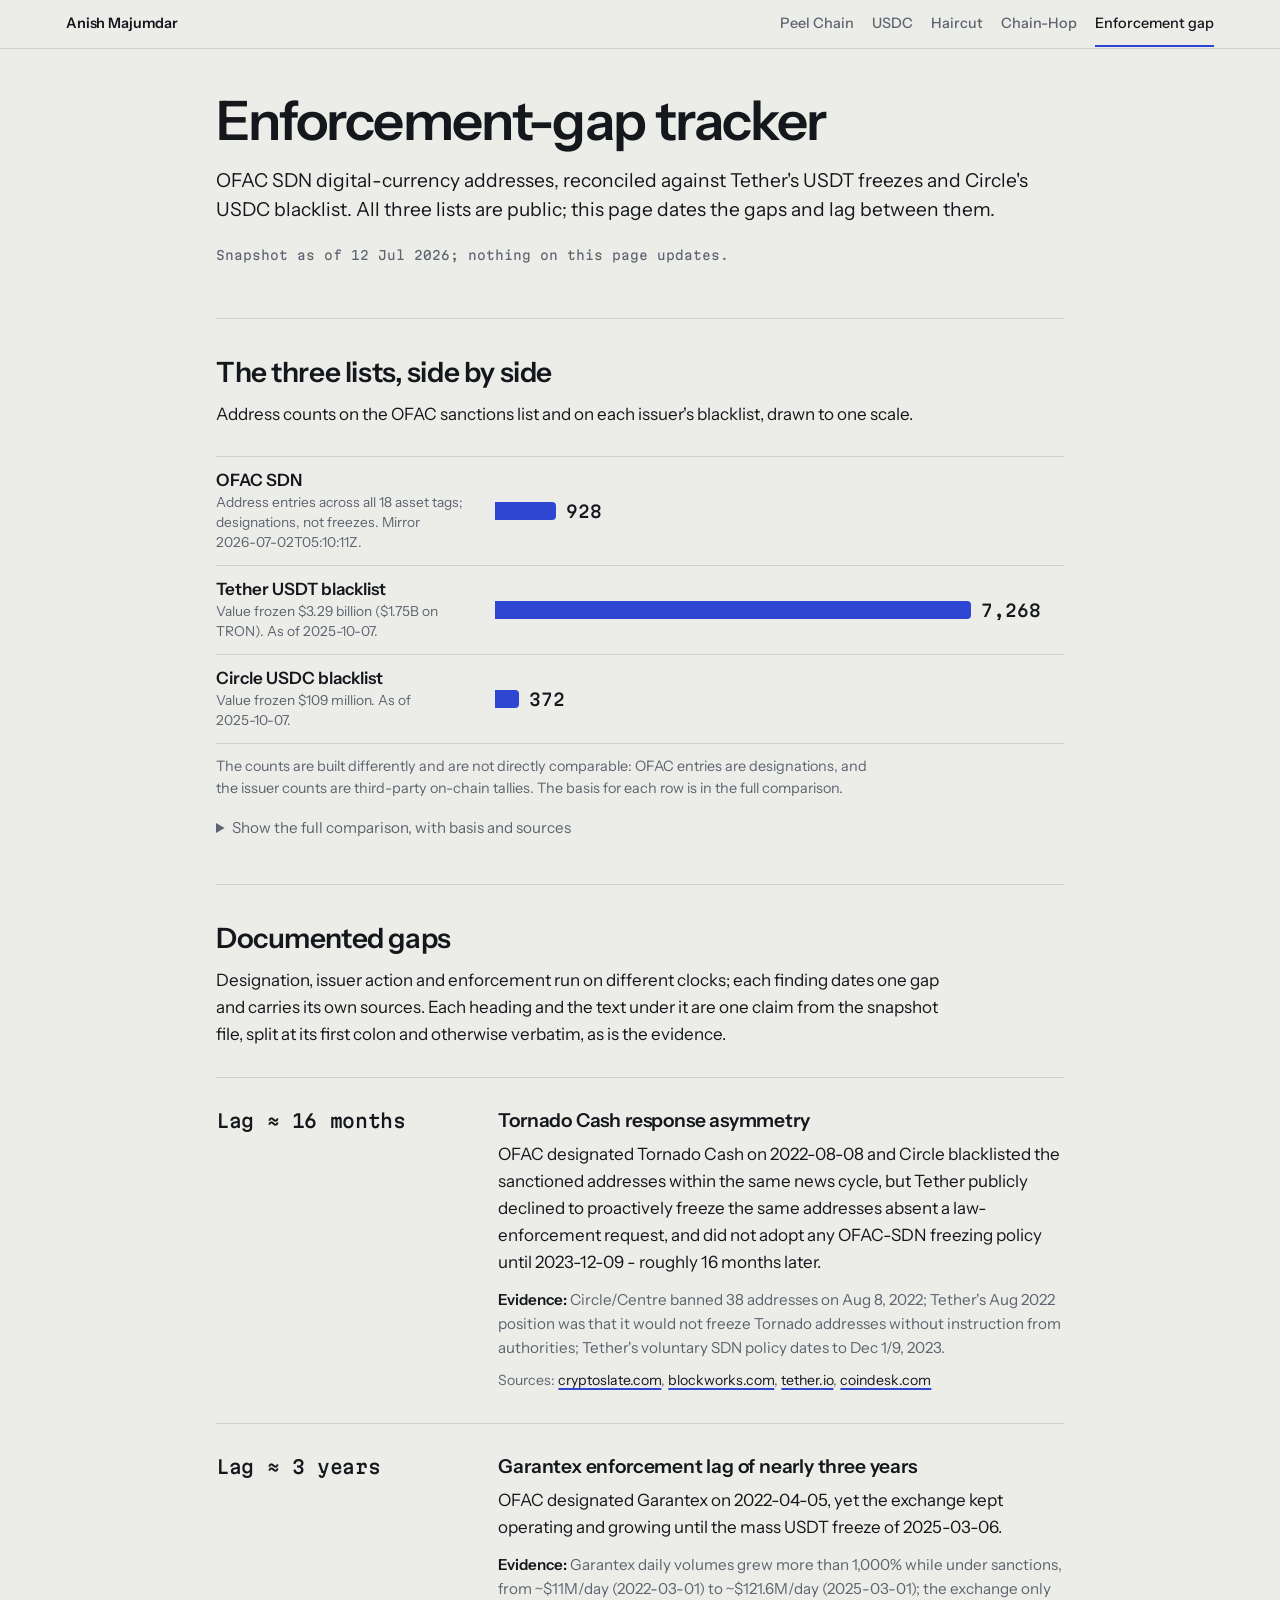
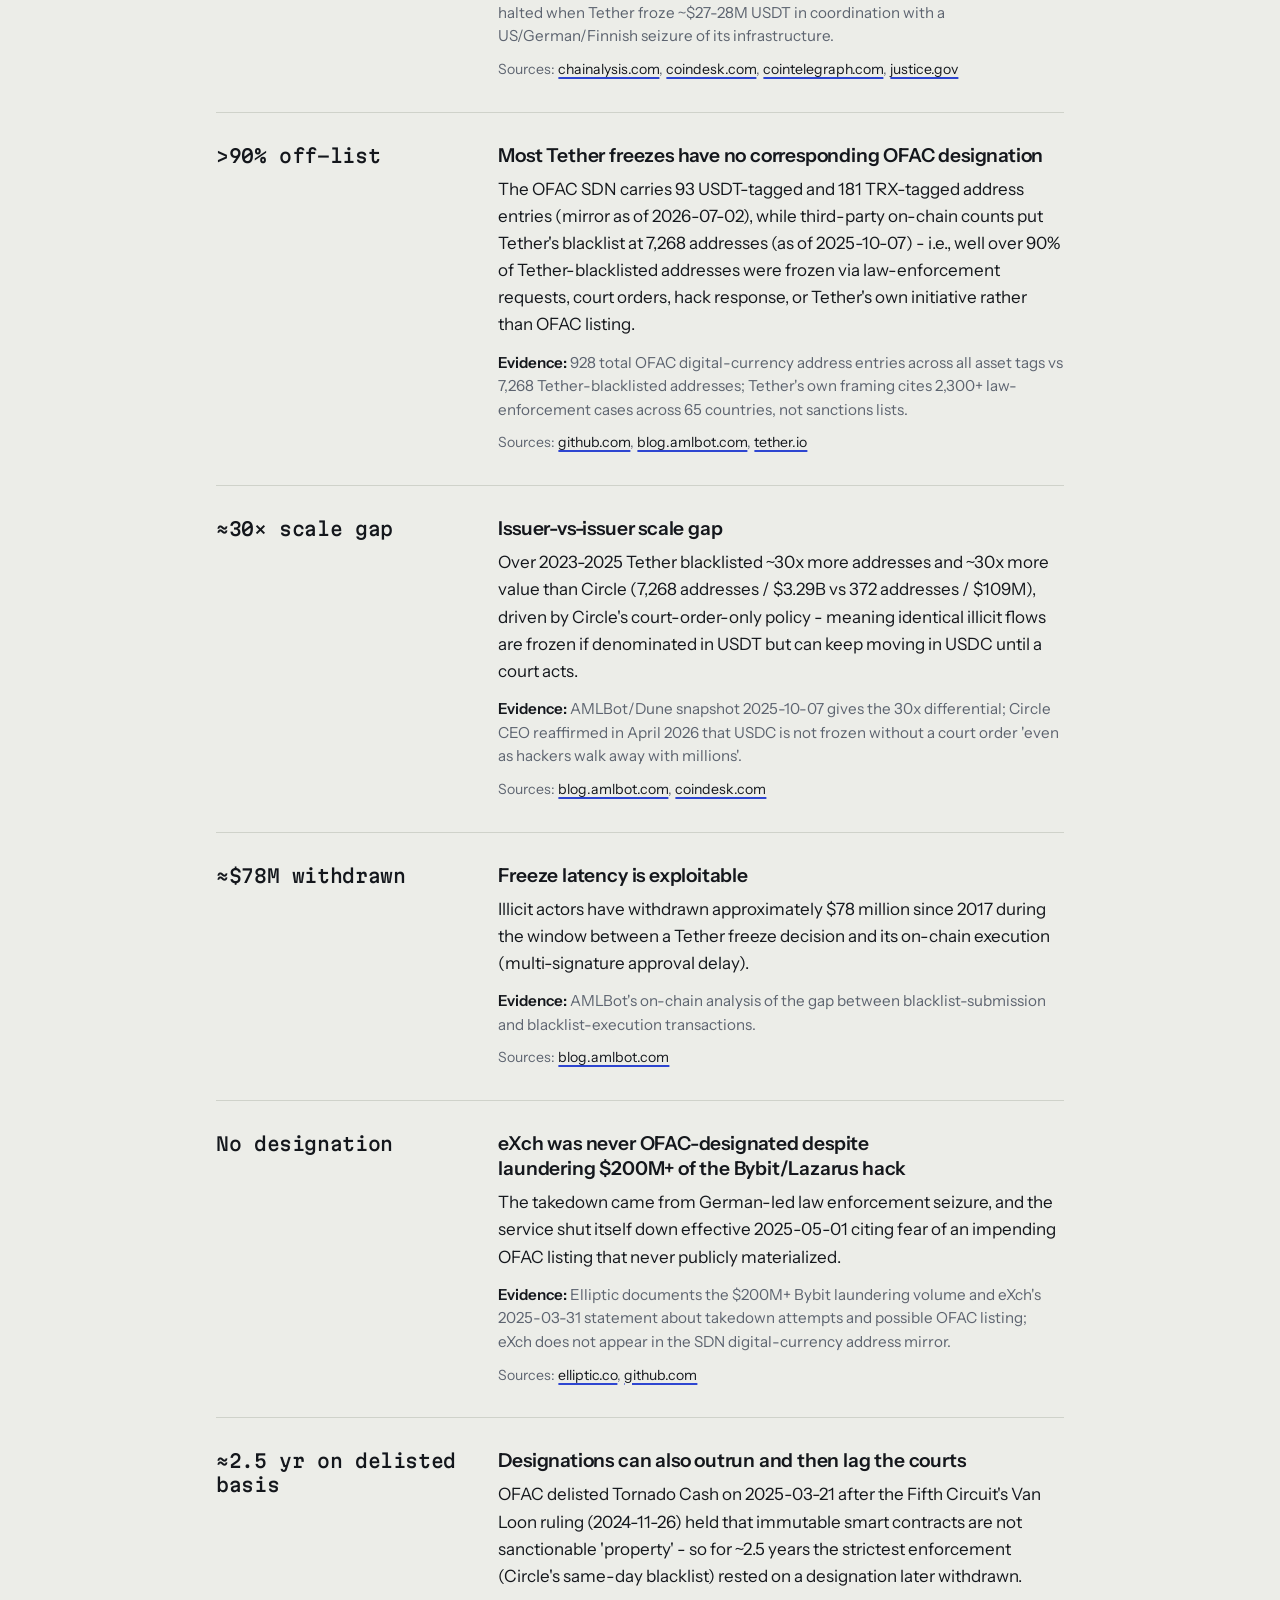
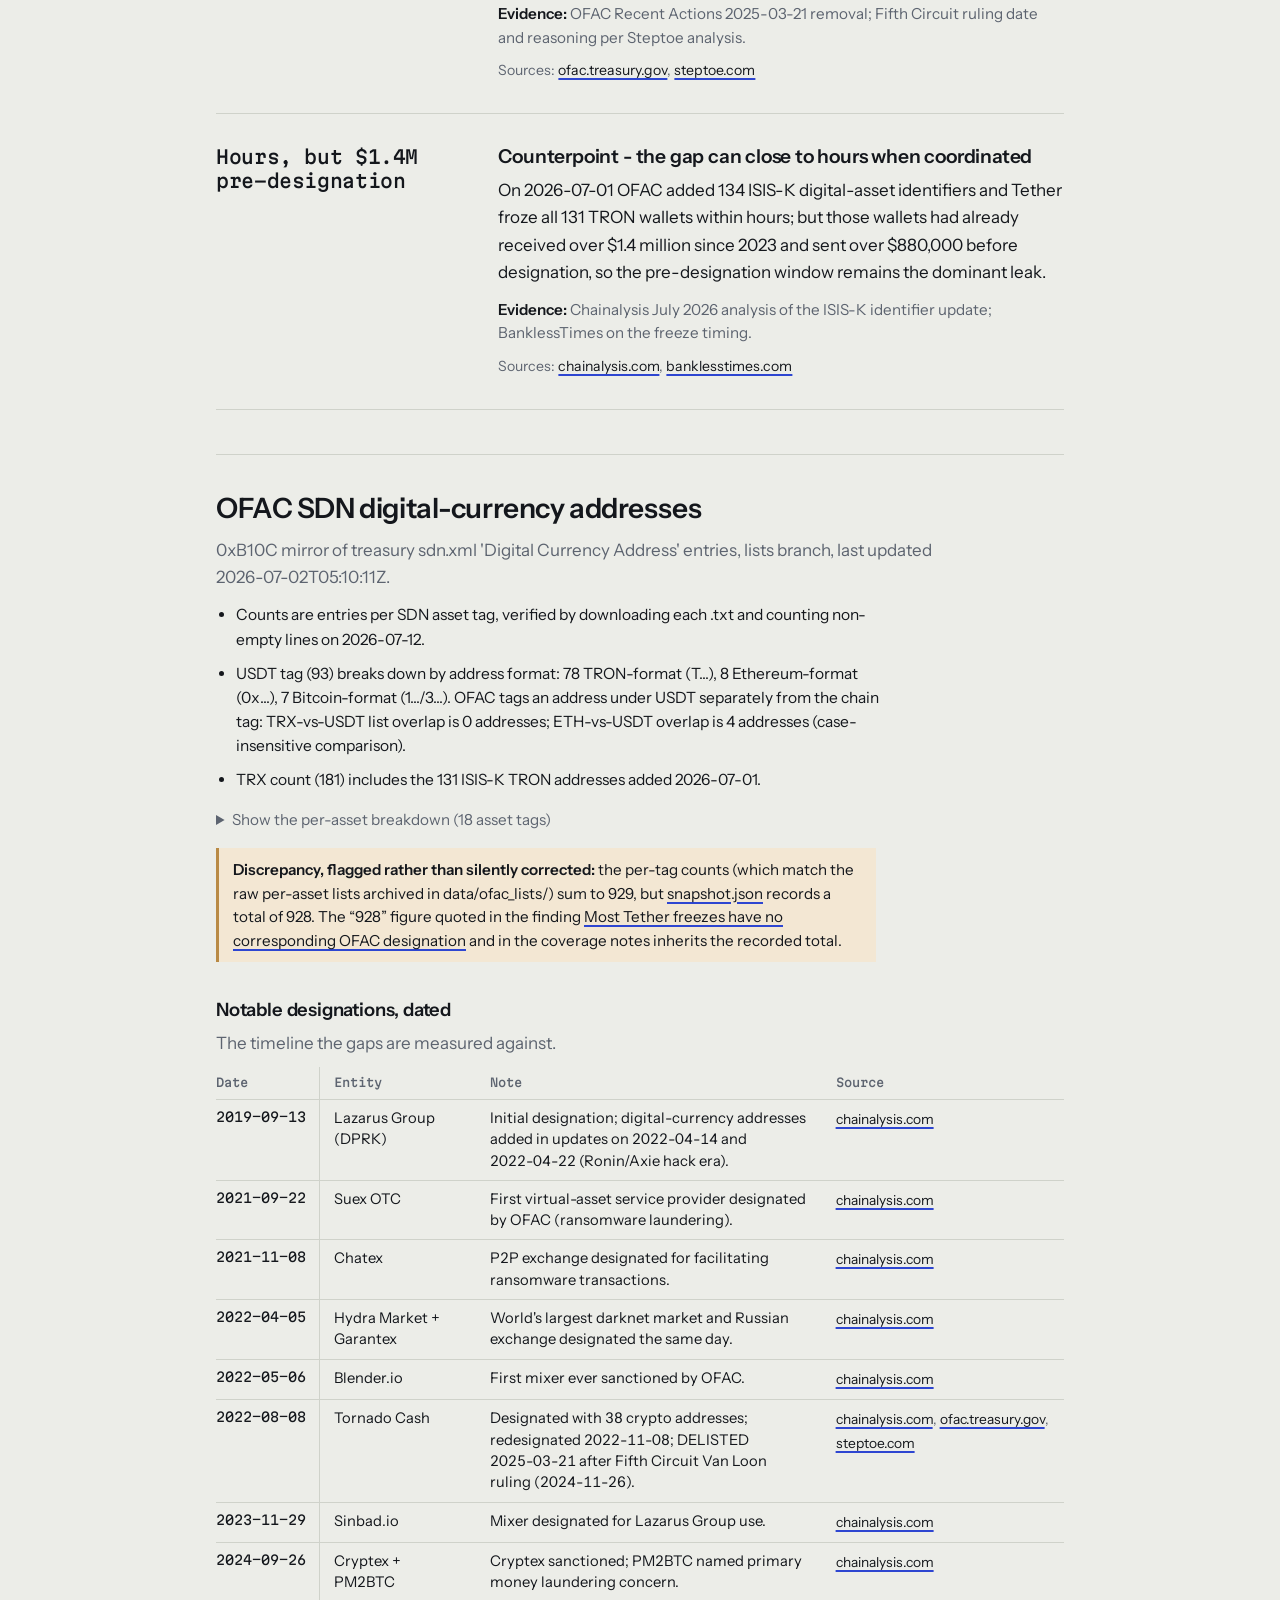
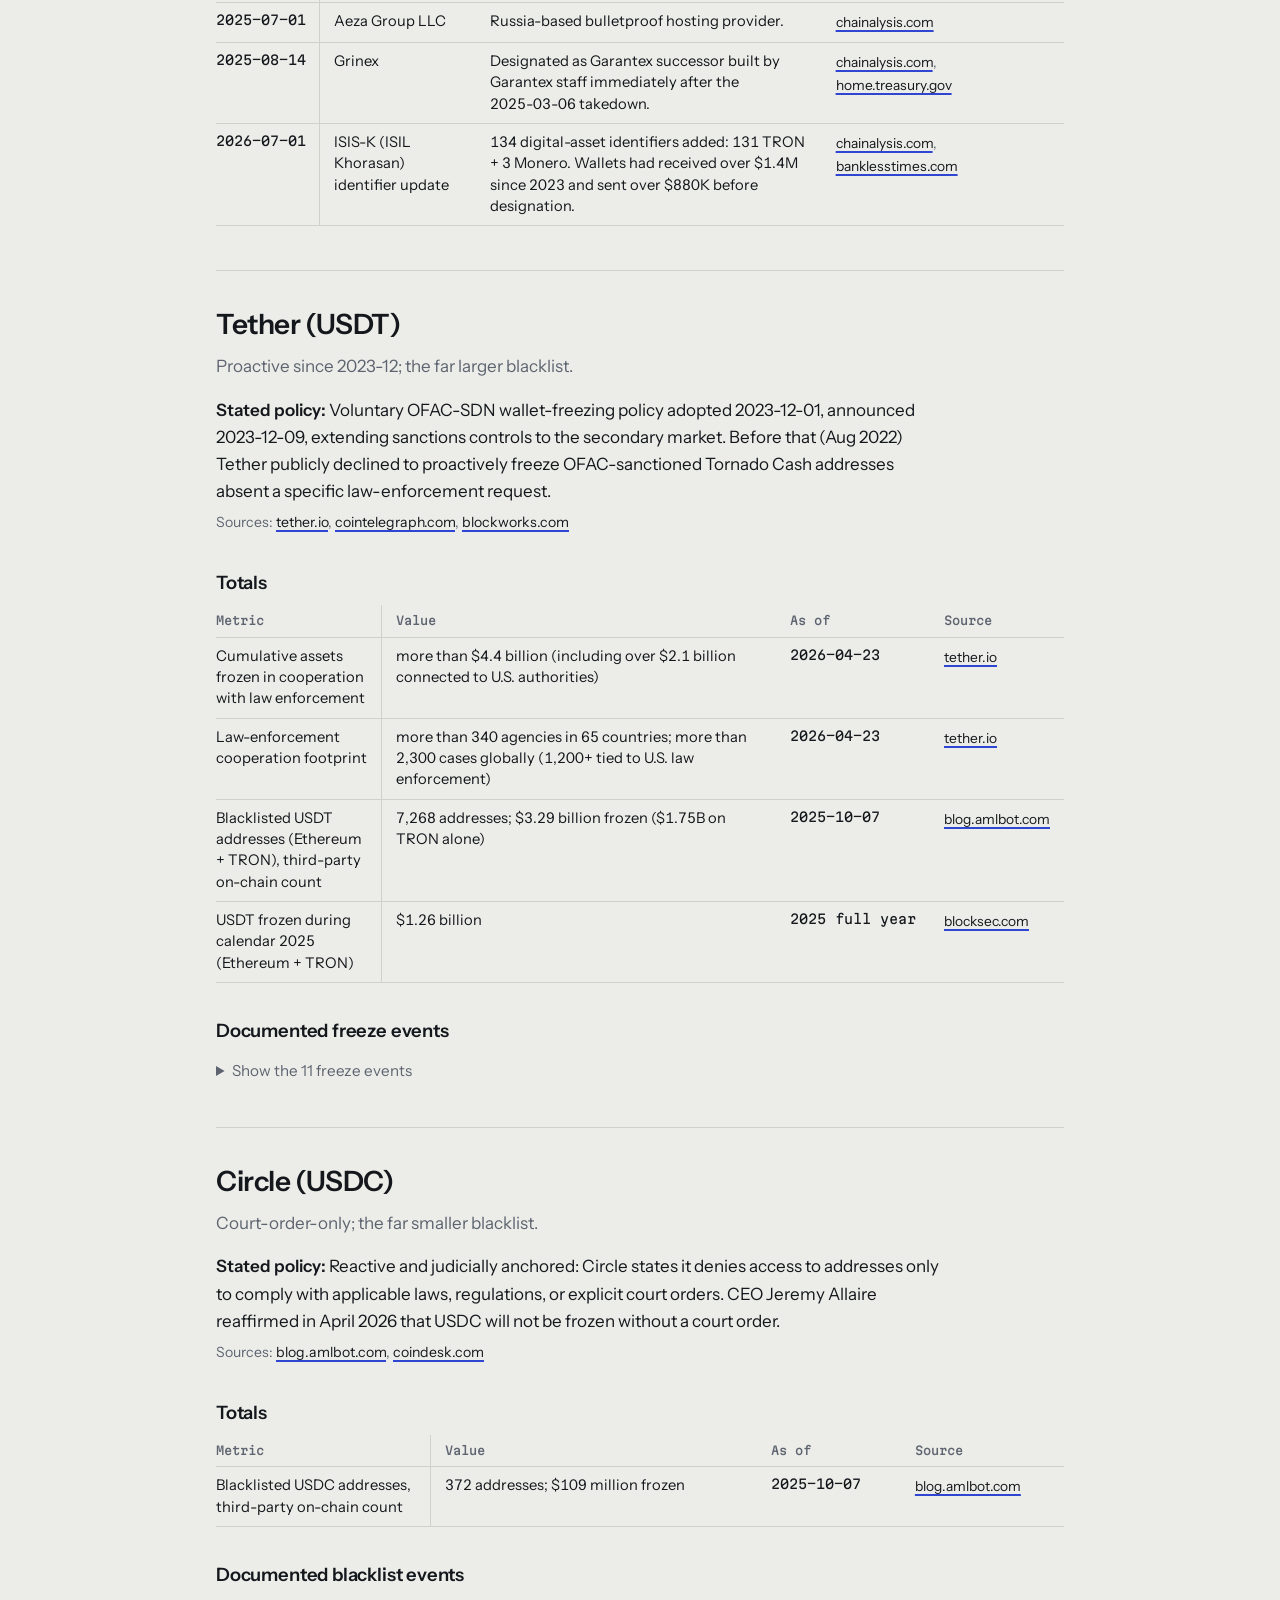
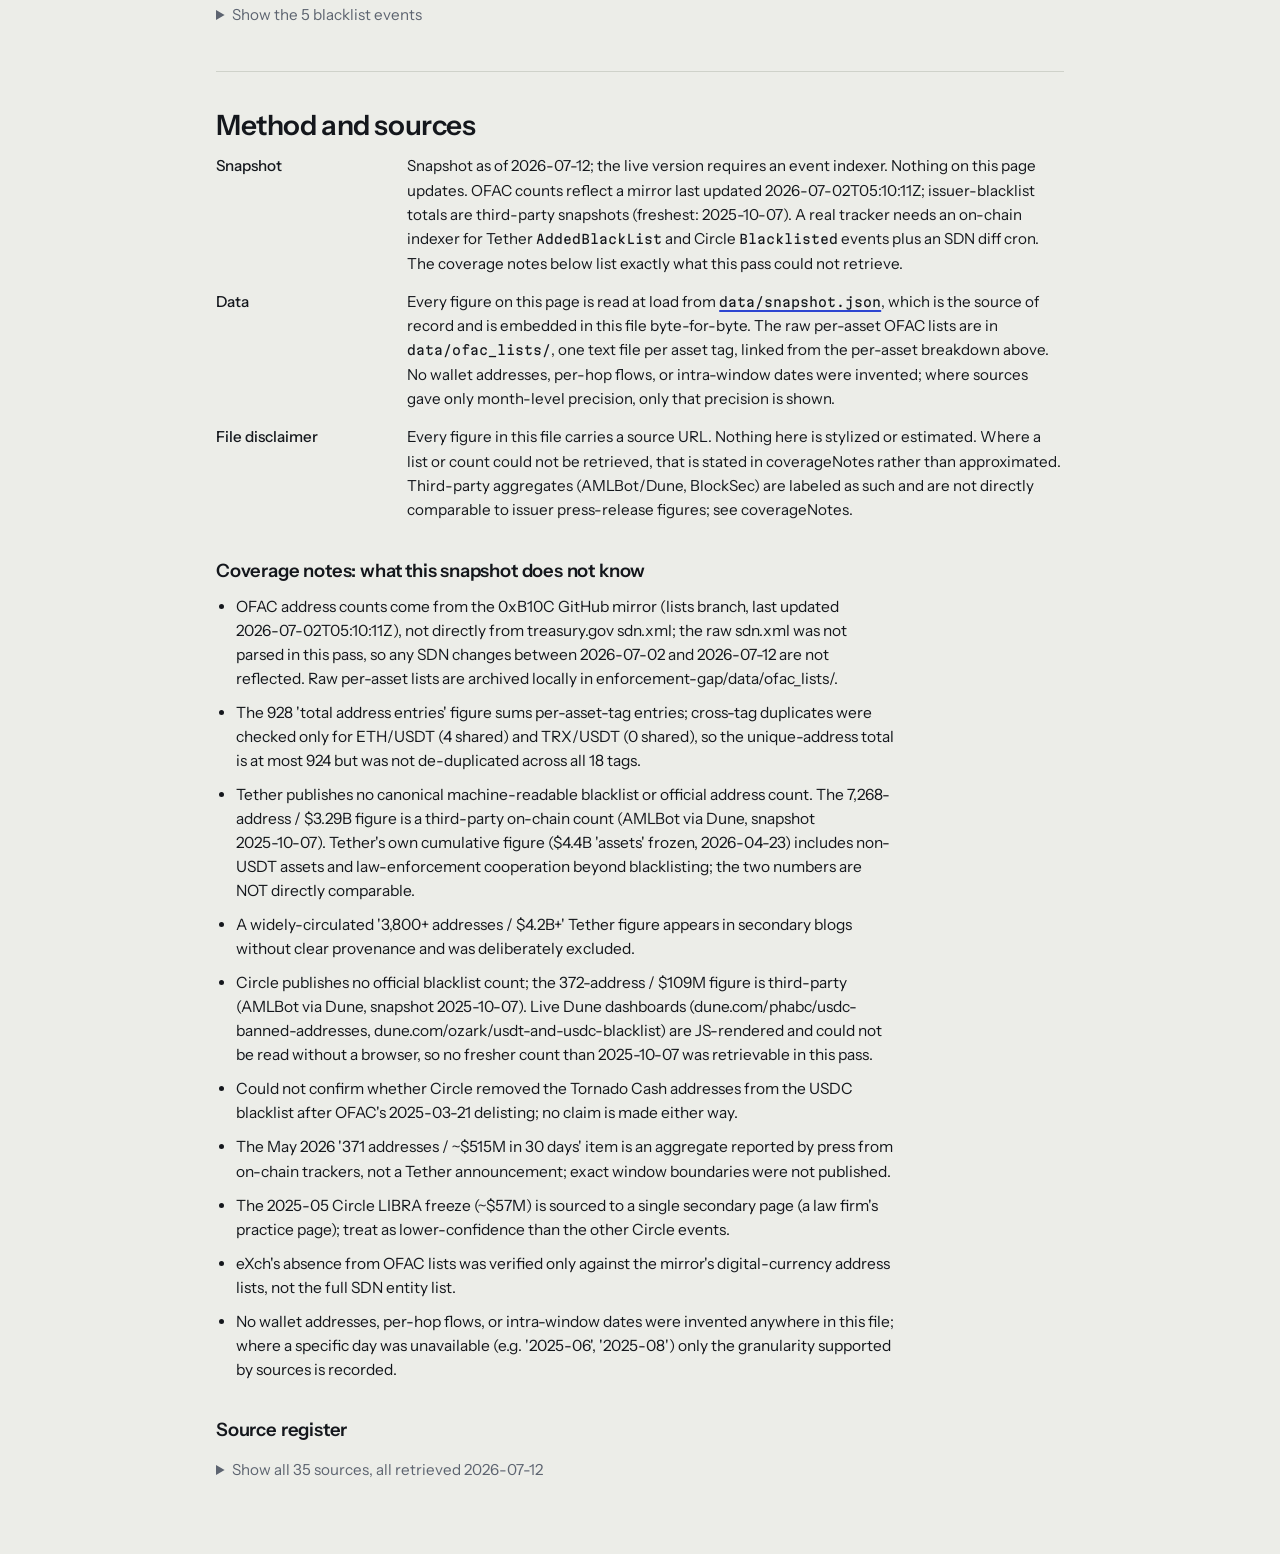
<file: enforcement-gap/index.html>
<!doctype html>
<html lang="en">
<head>
<meta charset="utf-8">
<meta name="viewport" content="width=device-width, initial-scale=1">
<title>Enforcement-gap tracker</title>
<meta name="description" content="OFAC SDN digital-currency addresses reconciled against Tether's USDT freezes and Circle's USDC blacklist, as a dated snapshot from 12 July 2026.">
<link rel="icon" href="data:,">
<link rel="preconnect" href="https://fonts.googleapis.com">
<link rel="preconnect" href="https://fonts.gstatic.com" crossorigin>
<link href="https://fonts.googleapis.com/css2?family=Instrument+Sans:wght@400;500;600&family=Martian+Mono:wght@400;500&display=swap" rel="stylesheet">
<link rel="stylesheet" href="../shared/site-nav.css">
<!--
  Static snapshot page. The script#snapshot-data block below is byte-for-byte
  data/snapshot.json (published next to this page). Every figure is read from
  that block at load; snapshot.json stays the source of record, so regenerate
  this page if it changes. Nothing the research pass could not retrieve is
  approximated; it is listed under the coverage notes instead.
-->
<style>
:root{
  color-scheme:light;
  --paper:#ECEDE8; --ink:#14171C; --muted:#5D6470; --line:#CFD2CA;
  --accent:#2E46D1; --sel:#DCE1FA; --warn-bg:#F3E7D3; --warn-line:#B98A45;
}
@media (prefers-color-scheme: dark){
  :root:not([data-theme="light"]){
    color-scheme:dark;
    --paper:#15171B; --ink:#E6E7E3; --muted:#9097A2; --line:#2C3038;
    --accent:#8A9BFF; --sel:#2A3160; --warn-bg:#2A2419; --warn-line:#8C6F3E;
  }
}
:root[data-theme="dark"]{
  color-scheme:dark;
  --paper:#15171B; --ink:#E6E7E3; --muted:#9097A2; --line:#2C3038;
  --accent:#8A9BFF; --sel:#2A3160; --warn-bg:#2A2419; --warn-line:#8C6F3E;
}
*{box-sizing:border-box}
html{-webkit-text-size-adjust:100%}
body{margin:0; background:var(--paper); color:var(--ink); font:400 1.0625rem/1.6 "Instrument Sans",system-ui,sans-serif; overflow-wrap:break-word}
::selection{background:var(--sel)}
a{color:inherit; text-decoration-color:var(--accent); text-decoration-thickness:1.5px; text-underline-offset:3px}
a:hover{color:var(--accent)}
:focus-visible{outline:2px solid var(--accent); outline-offset:2px; border-radius:3px}
.wrap{max-width:880px; margin:0 auto; padding:0 16px}
.mono{font-family:"Martian Mono",ui-monospace,monospace}
p,li,dd,figcaption{max-width:66ch}

header.wrap{padding-top:44px; padding-bottom:8px}
h1{font-weight:600; font-size:clamp(2.2rem,5.5vw,3.4rem); line-height:1.02; letter-spacing:-.03em; margin:0 0 18px}
.lede{font-size:1.2rem; line-height:1.5; margin:0}
.status{margin:22px 0 0; font:400 .78rem/1.6 "Martian Mono",ui-monospace,monospace; color:var(--muted)}

section{border-top:1px solid var(--line); margin-top:44px; padding-top:36px}
h2{font-weight:600; font-size:clamp(1.35rem,3.2vw,1.75rem); line-height:1.22; letter-spacing:-.015em; margin:0 0 12px; text-wrap:balance}
h3{font-weight:600; font-size:1.15rem; line-height:1.3; letter-spacing:-.01em; margin:36px 0 8px}
.intro{margin:0 0 8px; color:var(--ink)}
.muted{color:var(--muted)}

/* scale comparison: one series, one scale, direct labels */
.scale{margin:28px 0 0}
.srow{display:grid; grid-template-columns:minmax(0,15em) minmax(0,1fr); gap:6px 24px; align-items:center; padding:12px 0; border-bottom:1px solid var(--line)}
.srow:first-child{border-top:1px solid var(--line)}
.sname{display:block; font-weight:600; line-height:1.3}
.ssub{display:block; font-size:.86rem; line-height:1.45; color:var(--muted); margin-top:2px}
.nw{white-space:nowrap}
.strack{display:flex; align-items:center; gap:10px; min-width:0}
.sbar{display:block; height:18px; min-width:4px; background:var(--accent); border-radius:0 4px 4px 0}
.sval{font:500 1.05rem/1 "Martian Mono",ui-monospace,monospace; font-variant-numeric:tabular-nums; white-space:nowrap}
.scale figcaption{margin-top:12px; font-size:.9rem; line-height:1.5; color:var(--muted)}
@media (max-width:620px){.srow{grid-template-columns:1fr}}

/* findings: the figure on the left rail, the recorded claim on the right */
.gap{display:grid; grid-template-columns:minmax(0,3fr) minmax(0,7fr); gap:8px 40px; padding:30px 0; border-top:1px solid var(--line)}
.gap:first-of-type{margin-top:28px}
.gap:last-of-type{border-bottom:1px solid var(--line)}
@media (max-width:760px){.gap{grid-template-columns:1fr}}
.measure{font:500 1.15rem/1.3 "Martian Mono",ui-monospace,monospace; letter-spacing:-.02em; margin:2px 0 0; font-variant-numeric:tabular-nums}
.gap h3{margin:0 0 8px; font-size:1.2rem; text-wrap:balance}
.claim{margin:0 0 12px}
.claim::first-letter{text-transform:uppercase}
.evidence{margin:0 0 10px; color:var(--muted); font-size:.95rem; line-height:1.55}
.lbl{font-weight:600; color:var(--ink)}
.srcs{margin:0; font-size:.88rem; color:var(--muted); line-height:1.7}
.srcs a{color:var(--ink)}

.policy{margin:16px 0 6px}
.note-warn{margin:16px 0 0; padding:10px 14px; background:var(--warn-bg); border-left:3px solid var(--warn-line); font-size:.95rem; line-height:1.55}

ul.plain,ol.plain{margin:12px 0 0; padding-left:1.2em}
ul.plain li,ol.plain li{margin:0 0 10px; font-size:.97rem; line-height:1.55}

/* tables: scroll inside their own box, first column stays put */
details{margin-top:16px; font-size:.95rem}
summary{cursor:pointer; color:var(--muted); width:max-content; max-width:100%}
summary:hover{color:var(--ink)}
.tablewrap{overflow-x:auto; margin-top:10px; -webkit-overflow-scrolling:touch}
table{border-collapse:separate; border-spacing:0; font-variant-numeric:tabular-nums; min-width:100%; font-size:.92rem; line-height:1.45}
th,td{padding:8px 14px; border-bottom:1px solid var(--line); text-align:left; vertical-align:top; white-space:nowrap}
th{font:500 .74rem/1.3 "Martian Mono",ui-monospace,monospace; color:var(--muted)}
th:first-child,td:first-child{position:sticky; left:0; z-index:1; background:var(--paper); padding-left:0; box-shadow:inset -1px 0 0 var(--line)}
td.long{white-space:normal; min-width:16em; max-width:30em}
td.first-wrap{white-space:normal; min-width:9em; max-width:12em}
td.num,th.num{text-align:right}
td.date{font-family:"Martian Mono",ui-monospace,monospace; font-size:.82rem}
tfoot td{font-weight:600; border-bottom:0; white-space:normal}
tfoot td:first-child{min-width:12em}
td .srcs{font-size:.86rem}
td.src{white-space:normal; min-width:9em}
td.src a{white-space:nowrap}

.methods dl{margin:0; display:grid; grid-template-columns:minmax(0,11em) minmax(0,1fr); gap:14px 24px; font-size:.95rem}
.methods dt{font-weight:500}
.methods dd{margin:0}
.methods code{font:400 .84em "Martian Mono",ui-monospace,monospace; overflow-wrap:anywhere}
@media (max-width:620px){.methods dl{grid-template-columns:1fr; gap:4px} .methods dd{margin-bottom:14px}}
.register{margin:12px 0 0; padding-left:2.2em; font-size:.92rem; line-height:1.5}
.register li{margin:0 0 8px}
.register .ret{color:var(--muted)}
main.wrap{padding-bottom:72px}
noscript p{background:var(--warn-bg); padding:10px 12px}
</style>
</head>
<body>
<nav class="site-nav" aria-label="Projects">
  <div class="sn-in">
    <a class="sn-home" href="../">Anish Majumdar</a>
    <ul>
      <li><a href="../peel-chain/">Peel Chain</a></li>
      <li><a href="../usdc/">USDC</a></li>
      <li><a href="../haircut/">Haircut</a></li>
      <li><a href="../chain-hop/">Chain-Hop</a></li>
      <li><a href="../enforcement-gap/" aria-current="page">Enforcement gap</a></li>
    </ul>
  </div>
</nav>
<script type="application/json" id="snapshot-data">{
  "asOf": "2026-07-12",
  "disclaimer": "Every figure in this file carries a source URL. Nothing here is stylized or estimated. Where a list or count could not be retrieved, that is stated in coverageNotes rather than approximated. Third-party aggregates (AMLBot/Dune, BlockSec) are labeled as such and are not directly comparable to issuer press-release figures; see coverageNotes.",
  "sources": [
    { "name": "0xB10C OFAC sanctioned digital currency addresses mirror (lists branch, generated from treasury sdn.xml)", "url": "https://github.com/0xB10C/ofac-sanctioned-digital-currency-addresses/tree/lists", "retrieved": "2026-07-12" },
    { "name": "GitHub API: mirror lists-branch last commit", "url": "https://api.github.com/repos/0xB10C/ofac-sanctioned-digital-currency-addresses/commits?sha=lists&per_page=1", "retrieved": "2026-07-12" },
    { "name": "Tether: Supports Freeze of More Than $344 Million in USDT in Coordination with OFAC and U.S. Law Enforcement", "url": "https://tether.io/news/tether-supports-freeze-of-more-than-344-million-in-usdt-in-coordination-with-ofac-and-u-s-law-enforcement/", "retrieved": "2026-07-12" },
    { "name": "Tether: Introduces New Policy to Strengthen Ecosystem Security (SDN wallet-freezing policy)", "url": "https://tether.io/news/tether-introduces-new-policy-to-strengthen-ecosystem-security/", "retrieved": "2026-07-12" },
    { "name": "AMLBot: Stablecoin Freezes 2023-2025, USDT vs USDC (Dune-based snapshot 2025-10-07)", "url": "https://blog.amlbot.com/stablecoin-freezes-2023-2025-a-data-backed-analysis-of-usdt-vs-usdc-by-amlbot/", "retrieved": "2026-07-12" },
    { "name": "Chainalysis: OFAC Sanctions Tracker - How Sanctions Impact Crypto Crime", "url": "https://www.chainalysis.com/blog/ofac-sanctions/", "retrieved": "2026-07-12" },
    { "name": "Chainalysis: OFAC Sanctions 100+ ISIS-K Crypto Addresses (July 2026)", "url": "https://www.chainalysis.com/blog/isis-designation-crypto-addresses-july-2026/", "retrieved": "2026-07-12" },
    { "name": "OFAC Recent Actions 2025-03-21: Cyber-related Designation Removal (Tornado Cash delisting)", "url": "https://ofac.treasury.gov/recent-actions/20250321", "retrieved": "2026-07-12" },
    { "name": "U.S. Treasury press release: sanctions on Grinex (Garantex successor) and network", "url": "https://home.treasury.gov/news/press-releases/sb0225", "retrieved": "2026-07-12" },
    { "name": "DOJ: Garantex Cryptocurrency Exchange Disrupted in International Operation (2025-03-07)", "url": "https://www.justice.gov/opa/pr/garantex-cryptocurrency-exchange-disrupted-international-operation", "retrieved": "2026-07-12" },
    { "name": "CoinDesk: Sanctioned Russian Crypto Exchange Garantex Seized, Operators Charged (2025-03-07)", "url": "https://www.coindesk.com/policy/2025/03/07/sanctioned-russian-crypto-exchange-garantex-seized-operators-charged-with-money-laundering", "retrieved": "2026-07-12" },
    { "name": "Cointelegraph: Tether freezes $27M USDT on sanctioned Russian exchange Garantex", "url": "https://cointelegraph.com/news/tether-freezes-27-million-usdt-sanctions-garantex-russia", "retrieved": "2026-07-12" },
    { "name": "The Block: Tether freezes $225 million worth of stolen USDT after DOJ investigation (2023-11)", "url": "https://www.theblock.co/post/263802/tether-freezes-225-million-worth-of-stolen-usdt-after-doj-investigation", "retrieved": "2026-07-12" },
    { "name": "Decrypt: Justice Dept. Files to Seize Record $225 Million Tied to Pig Butchering Crypto Scams (2025-06)", "url": "https://decrypt.co/325882/justice-dept-seize-record-225-million-pig-butchering-crypto-scams", "retrieved": "2026-07-12" },
    { "name": "CoinDesk: Tether Freezes 41 Crypto Wallets Tied to Sanctions (2023-12-09)", "url": "https://www.coindesk.com/business/2023/12/09/tether-freezes-41-crypto-wallets-tied-to-sanctions", "retrieved": "2026-07-12" },
    { "name": "Cointelegraph: Tether announces wallet-freezing policy for OFAC-sanctioned persons", "url": "https://cointelegraph.com/news/tether-announces-wallet-freezing-policy-ofac-sanctioned", "retrieved": "2026-07-12" },
    { "name": "Blockworks: Tether Won't Freeze Sanctioned Tornado Cash Addresses Without Authorities' Request (2022-08)", "url": "https://blockworks.com/news/tether-wont-freeze-sanctioned-tornado-cash-addresses-without-authorities-request", "retrieved": "2026-07-12" },
    { "name": "CoinDesk: Tether Freezes 32 Crypto Addresses Linked to Terrorism, Warfare in Israel and Ukraine (2023-10-16)", "url": "https://www.coindesk.com/business/2023/10/16/tether-freezes-32-addresses-linked-to-terrorism-and-warfare-in-israel-and-ukraine", "retrieved": "2026-07-12" },
    { "name": "Bybit Learn: Bybit Security Incident timeline (Tether froze $181,000 USDT, 2025-02-22)", "url": "https://learn.bybit.com/en/this-week-in-bybit/bybit-security-incident-timeline", "retrieved": "2026-07-12" },
    { "name": "Chainalysis: APAC-based Law Enforcement Freezes $47 Million in Pig Butchering Funds (2025-08)", "url": "https://www.chainalysis.com/blog/apac-law-enforcement-freezes-pig-butchering-funds-august-2025/", "retrieved": "2026-07-12" },
    { "name": "CoinDesk: Tether freezes $182 million in USDT across five Tron wallets (2026-01-12)", "url": "https://www.coindesk.com/markets/2026/01/12/tether-freezes-usd182-million-in-usdt-stablecoin-across-five-tron-blockchain-wallets", "retrieved": "2026-07-12" },
    { "name": "CoinDesk: Tether freezes $344 million in USDT on Tron tied to illicit activity (2026-04-23)", "url": "https://www.coindesk.com/business/2026/04/23/tether-freezes-usd344-million-in-usdt-on-tron-tied-to-illicit-activity", "retrieved": "2026-07-12" },
    { "name": "Bitcoin.com News: Tether Freezes $515 Million in USDT Across 371 Addresses in 30 Days (2026-05)", "url": "https://news.bitcoin.com/tether-freezes-515-million-usdt-371-addresses-2026/", "retrieved": "2026-07-12" },
    { "name": "The Crypto Times: Tether Blacklists 370 Addresses, Freezes $514.64M in USDT Over Past 30 Days (2026-05-08)", "url": "https://www.cryptotimes.io/2026/05/08/tether-blacklists-370-addresses-freezes-514-64m-in-usdt-over-past-30-days/", "retrieved": "2026-07-12" },
    { "name": "BanklessTimes: Tether Freezes 131 ISIS-K TRON Wallets After OFAC Sanctions Update (2026-07-02)", "url": "https://www.banklesstimes.com/articles/2026/07/02/tether-blocks-131-isis%E2%80%91k-tron-wallets-in-sweeping-usdt-terror-crackdown/", "retrieved": "2026-07-12" },
    { "name": "BlockSec: USDT Blacklisting in 2025 - $1.26B Frozen on Ethereum & Tron", "url": "https://blocksec.com/blog/1-26-billion-frozen-usdt-blacklisting-on-ethereum-and-tron-in-2025", "retrieved": "2026-07-12" },
    { "name": "CryptoSlate: Circle blacklists all Tornado Cash ETH addresses, effectively freezing USDC (2022-08)", "url": "https://cryptoslate.com/circle-blacklists-all-tornado-cash-eth-addresses-effectively-freezing-usdc/", "retrieved": "2026-07-12" },
    { "name": "Cointelegraph: Circle freezes blacklisted Tornado Cash smart contract addresses (2022-08)", "url": "https://cointelegraph.com/news/circle-freezes-blacklisted-tornado-cash-smart-contract-addresses", "retrieved": "2026-07-12" },
    { "name": "The Block: New York judge grants relief to Multichain liquidators, extending freeze on stolen USDC", "url": "https://www.theblock.co/post/377094/multichain-extends-freeze-stolen-usdc", "retrieved": "2026-07-12" },
    { "name": "CoinDesk: Circle CEO says he won't freeze USDC without a court order even as hackers walk away with millions (2026-04-13)", "url": "https://www.coindesk.com/business/2026/04/13/circle-ceo-says-he-won-t-freeze-usdc-without-a-court-order-even-as-hackers-walk-away-with-millions", "retrieved": "2026-07-12" },
    { "name": "Yahoo Finance: Circle Froze Millions in USDC Across 16 Wallets, Now Rolling It Back (2026-03)", "url": "https://finance.yahoo.com/markets/crypto/articles/circle-first-froze-16-usdc-085427724.html", "retrieved": "2026-07-12" },
    { "name": "Elliptic: The rise and fall of eXch - the dark service used by North Korea to launder $200 million stolen from Bybit", "url": "https://www.elliptic.co/blog/the-rise-and-fall-of-exch-the-dark-service-used-by-north-korea-to-launder-200-million-stolen-from-bybit", "retrieved": "2026-07-12" },
    { "name": "Steptoe: Treasury Department Delists Tornado Cash Following the Fifth Circuit's Decision", "url": "https://www.steptoe.com/en/news-publications/international-compliance-blog/treasury-department-delists-tornado-cash-following-the-fifth-circuits-decision.html", "retrieved": "2026-07-12" },
    { "name": "Dune: USDC Banned Addresses (phabc) - JS dashboard, live count not retrievable headlessly", "url": "https://dune.com/phabc/usdc-banned-addresses", "retrieved": "2026-07-12" },
    { "name": "Dune: USDT & USDC blacklist (ozark) - JS dashboard, live count not retrievable headlessly", "url": "https://dune.com/ozark/usdt-and-usdc-blacklist", "retrieved": "2026-07-12" }
  ],
  "ofac": {
    "source": "0xB10C mirror of treasury sdn.xml 'Digital Currency Address' entries, lists branch",
    "mirrorLastUpdatedUTC": "2026-07-02T05:10:11Z",
    "addressCountsPerAssetTag": {
      "XBT": 518, "TRX": 181, "ETH": 93, "USDT": 93, "XMR": 11, "LTC": 10, "BCH": 7, "DASH": 3, "ZEC": 3, "USDC": 2, "ARB": 1, "BSC": 1, "BSV": 1, "BTG": 1, "ETC": 1, "SOL": 1, "XRP": 1, "XVG": 1
    },
    "totalAddressEntriesAcrossAssetTags": 928,
    "countNotes": [
      "Counts are entries per SDN asset tag, verified by downloading each .txt and counting non-empty lines on 2026-07-12.",
      "USDT tag (93) breaks down by address format: 78 TRON-format (T...), 8 Ethereum-format (0x...), 7 Bitcoin-format (1.../3...). OFAC tags an address under USDT separately from the chain tag: TRX-vs-USDT list overlap is 0 addresses; ETH-vs-USDT overlap is 4 addresses (case-insensitive comparison).",
      "TRX count (181) includes the 131 ISIS-K TRON addresses added 2026-07-01."
    ],
    "notableDesignations": [
      { "entity": "Lazarus Group (DPRK)", "date": "2019-09-13", "note": "Initial designation; digital-currency addresses added in updates on 2022-04-14 and 2022-04-22 (Ronin/Axie hack era).", "source": "https://www.chainalysis.com/blog/ofac-sanctions/" },
      { "entity": "Suex OTC", "date": "2021-09-22", "note": "First virtual-asset service provider designated by OFAC (ransomware laundering).", "source": "https://www.chainalysis.com/blog/ofac-sanctions/" },
      { "entity": "Chatex", "date": "2021-11-08", "note": "P2P exchange designated for facilitating ransomware transactions.", "source": "https://www.chainalysis.com/blog/ofac-sanctions/" },
      { "entity": "Hydra Market + Garantex", "date": "2022-04-05", "note": "World's largest darknet market and Russian exchange designated the same day.", "source": "https://www.chainalysis.com/blog/ofac-sanctions/" },
      { "entity": "Blender.io", "date": "2022-05-06", "note": "First mixer ever sanctioned by OFAC.", "source": "https://www.chainalysis.com/blog/ofac-sanctions/" },
      { "entity": "Tornado Cash", "date": "2022-08-08", "note": "Designated with 38 crypto addresses; redesignated 2022-11-08; DELISTED 2025-03-21 after Fifth Circuit Van Loon ruling (2024-11-26).", "sources": ["https://www.chainalysis.com/blog/ofac-sanctions/", "https://ofac.treasury.gov/recent-actions/20250321", "https://www.steptoe.com/en/news-publications/international-compliance-blog/treasury-department-delists-tornado-cash-following-the-fifth-circuits-decision.html"] },
      { "entity": "Sinbad.io", "date": "2023-11-29", "note": "Mixer designated for Lazarus Group use.", "source": "https://www.chainalysis.com/blog/ofac-sanctions/" },
      { "entity": "Cryptex + PM2BTC", "date": "2024-09-26", "note": "Cryptex sanctioned; PM2BTC named primary money laundering concern.", "source": "https://www.chainalysis.com/blog/ofac-sanctions/" },
      { "entity": "Aeza Group LLC", "date": "2025-07-01", "note": "Russia-based bulletproof hosting provider.", "source": "https://www.chainalysis.com/blog/ofac-sanctions/" },
      { "entity": "Grinex", "date": "2025-08-14", "note": "Designated as Garantex successor built by Garantex staff immediately after the 2025-03-06 takedown.", "sources": ["https://www.chainalysis.com/blog/ofac-sanctions/", "https://home.treasury.gov/news/press-releases/sb0225"] },
      { "entity": "ISIS-K (ISIL Khorasan) identifier update", "date": "2026-07-01", "note": "134 digital-asset identifiers added: 131 TRON + 3 Monero. Wallets had received over $1.4M since 2023 and sent over $880K before designation.", "sources": ["https://www.chainalysis.com/blog/isis-designation-crypto-addresses-july-2026/", "https://www.banklesstimes.com/articles/2026/07/02/tether-blocks-131-isis%E2%80%91k-tron-wallets-in-sweeping-usdt-terror-crackdown/"] }
    ]
  },
  "tether": {
    "totals": [
      { "metric": "Cumulative assets frozen in cooperation with law enforcement", "value": "more than $4.4 billion (including over $2.1 billion connected to U.S. authorities)", "asOf": "2026-04-23", "source": "https://tether.io/news/tether-supports-freeze-of-more-than-344-million-in-usdt-in-coordination-with-ofac-and-u-s-law-enforcement/" },
      { "metric": "Law-enforcement cooperation footprint", "value": "more than 340 agencies in 65 countries; more than 2,300 cases globally (1,200+ tied to U.S. law enforcement)", "asOf": "2026-04-23", "source": "https://tether.io/news/tether-supports-freeze-of-more-than-344-million-in-usdt-in-coordination-with-ofac-and-u-s-law-enforcement/" },
      { "metric": "Blacklisted USDT addresses (Ethereum + TRON), third-party on-chain count", "value": "7,268 addresses; $3.29 billion frozen ($1.75B on TRON alone)", "asOf": "2025-10-07", "source": "https://blog.amlbot.com/stablecoin-freezes-2023-2025-a-data-backed-analysis-of-usdt-vs-usdc-by-amlbot/" },
      { "metric": "USDT frozen during calendar 2025 (Ethereum + TRON)", "value": "$1.26 billion", "asOf": "2025 full year", "source": "https://blocksec.com/blog/1-26-billion-frozen-usdt-blacklisting-on-ethereum-and-tron-in-2025" }
    ],
    "policy": "Voluntary OFAC-SDN wallet-freezing policy adopted 2023-12-01, announced 2023-12-09, extending sanctions controls to the secondary market. Before that (Aug 2022) Tether publicly declined to proactively freeze OFAC-sanctioned Tornado Cash addresses absent a specific law-enforcement request.",
    "policySources": ["https://tether.io/news/tether-introduces-new-policy-to-strengthen-ecosystem-security/", "https://cointelegraph.com/news/tether-announces-wallet-freezing-policy-ofac-sanctioned", "https://blockworks.com/news/tether-wont-freeze-sanctioned-tornado-cash-addresses-without-authorities-request"],
    "documentedFreezeEvents": [
      { "date": "2023-10-16", "event": "Froze 32 addresses holding $873,118.34 linked to terrorism and warfare in Israel and Ukraine, working with Israel's National Bureau for Counter Terror Financing (NBCTF) after the Oct 7 Hamas attack.", "sources": ["https://www.coindesk.com/business/2023/10/16/tether-freezes-32-addresses-linked-to-terrorism-and-warfare-in-israel-and-ukraine", "https://www.euronews.com/business/2023/10/16/tether-freezes-32-addresses-linked-to-terrorism-and-warfare-in-israel-and-ukraine"] },
      { "date": "2023-11-20", "event": "Froze approximately $225 million USDT linked to a Southeast Asian pig-butchering / human-trafficking syndicate, after a DOJ investigation with OKX; largest USDT freeze at the time. DOJ simultaneously seized ~$9M.", "sources": ["https://www.theblock.co/post/263802/tether-freezes-225-million-worth-of-stolen-usdt-after-doj-investigation", "https://cointelegraph.com/news/us-justice-department-seizes-usdt-illicit-funds-frozen-tether", "https://www.coindesk.com/policy/2023/11/21/tether-worth-9m-tied-to-pig-butchering-scams-is-seized-by-us-doj"] },
      { "date": "2023-12-09", "event": "Announced voluntary SDN freezing policy; froze 41 wallets controlled by OFAC-SDN-listed persons; 161 previously-listed addresses (~$3.5M USDT) blocked under the new policy.", "sources": ["https://www.coindesk.com/business/2023/12/09/tether-freezes-41-crypto-wallets-tied-to-sanctions", "https://tether.io/news/tether-introduces-new-policy-to-strengthen-ecosystem-security/", "https://itez.com/en/blog/regulation/tether-blocks-3-and-5-million-usdt-on-161-ofac-sanctioned-addresses"] },
      { "date": "2025-02-22", "event": "Froze $181,000 USDT linked to the ~$1.5B Bybit hack (Lazarus Group) the day after the exploit.", "sources": ["https://learn.bybit.com/en/this-week-in-bybit/bybit-security-incident-timeline", "https://www.ccn.com/education/crypto/ben-zhou-bybit-1-5-billion-hack-explained/"] },
      { "date": "2025-03-06", "event": "Froze ~$27-28 million USDT on sanctioned Russian exchange Garantex, forcing it to halt operations; coordinated with a US/German/Finnish law-enforcement seizure of Garantex domains and servers announced 2025-03-07.", "sources": ["https://cointelegraph.com/news/tether-freezes-27-million-usdt-sanctions-garantex-russia", "https://www.justice.gov/opa/pr/garantex-cryptocurrency-exchange-disrupted-international-operation", "https://www.coindesk.com/policy/2025/03/07/sanctioned-russian-crypto-exchange-garantex-seized-operators-charged-with-money-laundering"] },
      { "date": "2025-06", "event": "DOJ filed to seize the $225M frozen in the Nov 2023 pig-butchering case; described as the largest seizure in U.S. Secret Service history.", "sources": ["https://decrypt.co/325882/justice-dept-seize-record-225-million-pig-butchering-crypto-scams", "https://blockchain.bakermckenzie.com/2025/07/01/the-225-million-crypto-seizure-a-landmark-in-pig-butchering-scam-combat/"] },
      { "date": "2025-08", "event": "Participated with Chainalysis, Binance and OKX in an APAC law-enforcement operation freezing ~$47-50 million in pig-butchering funds.", "sources": ["https://www.chainalysis.com/blog/apac-law-enforcement-freezes-pig-butchering-funds-august-2025/", "https://www.theblock.co/post/368611/chainalysis-tether-binance-okx-police-freeze-nearly-50-million-usd-pig-butchering-scam-funds"] },
      { "date": "2026-01-12", "event": "Froze $182 million USDT across five TRON wallets tied to illicit activity.", "sources": ["https://www.coindesk.com/markets/2026/01/12/tether-freezes-usd182-million-in-usdt-stablecoin-across-five-tron-blockchain-wallets"] },
      { "date": "2026-04-23", "event": "Supported freeze of more than $344 million USDT across two addresses in coordination with OFAC and U.S. law enforcement; announcement cites cumulative $4.4B+ frozen.", "sources": ["https://tether.io/news/tether-supports-freeze-of-more-than-344-million-in-usdt-in-coordination-with-ofac-and-u-s-law-enforcement/", "https://www.coindesk.com/business/2026/04/23/tether-freezes-usd344-million-in-usdt-on-tron-tied-to-illicit-activity"] },
      { "date": "2026-05-08", "event": "On-chain trackers reported ~$515M USDT frozen across ~371 addresses on Ethereum and TRON in the preceding 30 days (aggregate of many actions, not a single event).", "sources": ["https://news.bitcoin.com/tether-freezes-515-million-usdt-371-addresses-2026/", "https://www.cryptotimes.io/2026/05/08/tether-blacklists-370-addresses-freezes-514-64m-in-usdt-over-past-30-days/"] },
      { "date": "2026-07-01", "event": "Froze the balances of all 131 ISIS-K TRON wallets named in the OFAC identifier update within hours of designation.", "sources": ["https://www.chainalysis.com/blog/isis-designation-crypto-addresses-july-2026/", "https://www.banklesstimes.com/articles/2026/07/02/tether-blocks-131-isis%E2%80%91k-tron-wallets-in-sweeping-usdt-terror-crackdown/", "https://cryptodaily.co.uk/2026/07/tether-freezes-isis-k-tron-wallets"] }
    ]
  },
  "circle": {
    "totals": [
      { "metric": "Blacklisted USDC addresses, third-party on-chain count", "value": "372 addresses; $109 million frozen", "asOf": "2025-10-07", "source": "https://blog.amlbot.com/stablecoin-freezes-2023-2025-a-data-backed-analysis-of-usdt-vs-usdc-by-amlbot/" }
    ],
    "policy": "Reactive and judicially anchored: Circle states it denies access to addresses only to comply with applicable laws, regulations, or explicit court orders. CEO Jeremy Allaire reaffirmed in April 2026 that USDC will not be frozen without a court order.",
    "policySources": ["https://blog.amlbot.com/stablecoin-freezes-2023-2025-a-data-backed-analysis-of-usdt-vs-usdc-by-amlbot/", "https://www.coindesk.com/business/2026/04/13/circle-ceo-says-he-won-t-freeze-usdc-without-a-court-order-even-as-hackers-walk-away-with-millions"],
    "documentedBlacklistEvents": [
      { "date": "2022-08-08", "event": "Landmark: within the same news cycle as OFAC's Tornado Cash designation, Circle/Centre blacklisted the sanctioned Tornado Cash addresses (38 banned on Aug 8 per Centre; Dune counts cited 81 total banned addresses at the time), freezing ~75,000 USDC held across the 44 OFAC-listed Tornado addresses.", "sources": ["https://cryptoslate.com/circle-blacklists-all-tornado-cash-eth-addresses-effectively-freezing-usdc/", "https://cointelegraph.com/news/circle-freezes-blacklisted-tornado-cash-smart-contract-addresses", "https://dailyhodl.com/2022/08/09/usdc-maker-circle-moves-to-ban-tornado-cash-addresses-after-us-treasury-blacklists-the-crypto-mixer/"] },
      { "date": "2023-10", "event": "Froze three Ethereum wallets holding $63 million USDC tied to the July 2023 Multichain hack ($210M stolen overall) at the direction of the DOJ; a New York bankruptcy court later extended the freeze for Multichain liquidators.", "sources": ["https://www.theblock.co/post/377094/multichain-extends-freeze-stolen-usdc"] },
      { "date": "2025-05", "event": "Froze approximately $57 million USDC under a court order in litigation over the LIBRA memecoin scheme.", "sources": ["https://criminaldefenseattorneytampa.com/asset-seizure-asset-forfeiture/cryptocurrency/circle/"] },
      { "date": "2026-03-23", "event": "Froze 16 addresses (including a Goated.com wallet and an ICP bridge contract) in a civil case; after public criticism that the action was overbroad, unfroze one wallet (~130,966 USDC) on 2026-03-26.", "sources": ["https://finance.yahoo.com/markets/crypto/articles/circle-first-froze-16-usdc-085427724.html", "https://www.coinspeaker.com/circle-unfreezes-blacklisted-usdc-crypto-wallet-backlash/amp/", "https://blog.amlbot.com/circle-froze-16-business-hot-wallets-including-a-blockchain-bridge-smart-contract/"] },
      { "date": "2026-04-13", "event": "CEO Jeremy Allaire publicly restated the court-order-only freeze policy amid criticism over delayed responses to thefts.", "sources": ["https://www.coindesk.com/business/2026/04/13/circle-ceo-says-he-won-t-freeze-usdc-without-a-court-order-even-as-hackers-walk-away-with-millions", "https://cryptoslate.com/circle-usdc-freeze-power-scrutiny-wallets-stolen-funds/"] }
    ]
  },
  "gaps": [
    {
      "claim": "Tornado Cash response asymmetry: OFAC designated Tornado Cash on 2022-08-08 and Circle blacklisted the sanctioned addresses within the same news cycle, but Tether publicly declined to proactively freeze the same addresses absent a law-enforcement request, and did not adopt any OFAC-SDN freezing policy until 2023-12-09 - roughly 16 months later.",
      "evidence": "Circle/Centre banned 38 addresses on Aug 8, 2022; Tether's Aug 2022 position was that it would not freeze Tornado addresses without instruction from authorities; Tether's voluntary SDN policy dates to Dec 1/9, 2023.",
      "sources": ["https://cryptoslate.com/circle-blacklists-all-tornado-cash-eth-addresses-effectively-freezing-usdc/", "https://blockworks.com/news/tether-wont-freeze-sanctioned-tornado-cash-addresses-without-authorities-request", "https://tether.io/news/tether-introduces-new-policy-to-strengthen-ecosystem-security/", "https://www.coindesk.com/business/2023/12/09/tether-freezes-41-crypto-wallets-tied-to-sanctions"]
    },
    {
      "claim": "Garantex enforcement lag of nearly three years: OFAC designated Garantex on 2022-04-05, yet the exchange kept operating and growing until the mass USDT freeze of 2025-03-06.",
      "evidence": "Garantex daily volumes grew more than 1,000% while under sanctions, from ~$11M/day (2022-03-01) to ~$121.6M/day (2025-03-01); the exchange only halted when Tether froze ~$27-28M USDT in coordination with a US/German/Finnish seizure of its infrastructure.",
      "sources": ["https://www.chainalysis.com/blog/ofac-sanctions/", "https://www.coindesk.com/policy/2025/03/07/sanctioned-russian-crypto-exchange-garantex-seized-operators-charged-with-money-laundering", "https://cointelegraph.com/news/tether-freezes-27-million-usdt-sanctions-garantex-russia", "https://www.justice.gov/opa/pr/garantex-cryptocurrency-exchange-disrupted-international-operation"]
    },
    {
      "claim": "Most Tether freezes have no corresponding OFAC designation: the OFAC SDN carries 93 USDT-tagged and 181 TRX-tagged address entries (mirror as of 2026-07-02), while third-party on-chain counts put Tether's blacklist at 7,268 addresses (as of 2025-10-07) - i.e., well over 90% of Tether-blacklisted addresses were frozen via law-enforcement requests, court orders, hack response, or Tether's own initiative rather than OFAC listing.",
      "evidence": "928 total OFAC digital-currency address entries across all asset tags vs 7,268 Tether-blacklisted addresses; Tether's own framing cites 2,300+ law-enforcement cases across 65 countries, not sanctions lists.",
      "sources": ["https://github.com/0xB10C/ofac-sanctioned-digital-currency-addresses/tree/lists", "https://blog.amlbot.com/stablecoin-freezes-2023-2025-a-data-backed-analysis-of-usdt-vs-usdc-by-amlbot/", "https://tether.io/news/tether-supports-freeze-of-more-than-344-million-in-usdt-in-coordination-with-ofac-and-u-s-law-enforcement/"]
    },
    {
      "claim": "Issuer-vs-issuer scale gap: over 2023-2025 Tether blacklisted ~30x more addresses and ~30x more value than Circle (7,268 addresses / $3.29B vs 372 addresses / $109M), driven by Circle's court-order-only policy - meaning identical illicit flows are frozen if denominated in USDT but can keep moving in USDC until a court acts.",
      "evidence": "AMLBot/Dune snapshot 2025-10-07 gives the 30x differential; Circle CEO reaffirmed in April 2026 that USDC is not frozen without a court order 'even as hackers walk away with millions'.",
      "sources": ["https://blog.amlbot.com/stablecoin-freezes-2023-2025-a-data-backed-analysis-of-usdt-vs-usdc-by-amlbot/", "https://www.coindesk.com/business/2026/04/13/circle-ceo-says-he-won-t-freeze-usdc-without-a-court-order-even-as-hackers-walk-away-with-millions"]
    },
    {
      "claim": "Freeze latency is exploitable: illicit actors have withdrawn approximately $78 million since 2017 during the window between a Tether freeze decision and its on-chain execution (multi-signature approval delay).",
      "evidence": "AMLBot's on-chain analysis of the gap between blacklist-submission and blacklist-execution transactions.",
      "sources": ["https://blog.amlbot.com/stablecoin-freezes-2023-2025-a-data-backed-analysis-of-usdt-vs-usdc-by-amlbot/"]
    },
    {
      "claim": "eXch was never OFAC-designated despite laundering $200M+ of the Bybit/Lazarus hack: the takedown came from German-led law enforcement seizure, and the service shut itself down effective 2025-05-01 citing fear of an impending OFAC listing that never publicly materialized.",
      "evidence": "Elliptic documents the $200M+ Bybit laundering volume and eXch's 2025-03-31 statement about takedown attempts and possible OFAC listing; eXch does not appear in the SDN digital-currency address mirror.",
      "sources": ["https://www.elliptic.co/blog/the-rise-and-fall-of-exch-the-dark-service-used-by-north-korea-to-launder-200-million-stolen-from-bybit", "https://github.com/0xB10C/ofac-sanctioned-digital-currency-addresses/tree/lists"]
    },
    {
      "claim": "Designations can also outrun and then lag the courts: OFAC delisted Tornado Cash on 2025-03-21 after the Fifth Circuit's Van Loon ruling (2024-11-26) held that immutable smart contracts are not sanctionable 'property' - so for ~2.5 years the strictest enforcement (Circle's same-day blacklist) rested on a designation later withdrawn.",
      "evidence": "OFAC Recent Actions 2025-03-21 removal; Fifth Circuit ruling date and reasoning per Steptoe analysis.",
      "sources": ["https://ofac.treasury.gov/recent-actions/20250321", "https://www.steptoe.com/en/news-publications/international-compliance-blog/treasury-department-delists-tornado-cash-following-the-fifth-circuits-decision.html"]
    },
    {
      "claim": "Counterpoint - the gap can close to hours when coordinated: on 2026-07-01 OFAC added 134 ISIS-K digital-asset identifiers and Tether froze all 131 TRON wallets within hours; but those wallets had already received over $1.4 million since 2023 and sent over $880,000 before designation, so the pre-designation window remains the dominant leak.",
      "evidence": "Chainalysis July 2026 analysis of the ISIS-K identifier update; BanklessTimes on the freeze timing.",
      "sources": ["https://www.chainalysis.com/blog/isis-designation-crypto-addresses-july-2026/", "https://www.banklesstimes.com/articles/2026/07/02/tether-blocks-131-isis%E2%80%91k-tron-wallets-in-sweeping-usdt-terror-crackdown/"]
    }
  ],
  "coverageNotes": [
    "OFAC address counts come from the 0xB10C GitHub mirror (lists branch, last updated 2026-07-02T05:10:11Z), not directly from treasury.gov sdn.xml; the raw sdn.xml was not parsed in this pass, so any SDN changes between 2026-07-02 and 2026-07-12 are not reflected. Raw per-asset lists are archived locally in enforcement-gap/data/ofac_lists/.",
    "The 928 'total address entries' figure sums per-asset-tag entries; cross-tag duplicates were checked only for ETH/USDT (4 shared) and TRX/USDT (0 shared), so the unique-address total is at most 924 but was not de-duplicated across all 18 tags.",
    "Tether publishes no canonical machine-readable blacklist or official address count. The 7,268-address / $3.29B figure is a third-party on-chain count (AMLBot via Dune, snapshot 2025-10-07). Tether's own cumulative figure ($4.4B 'assets' frozen, 2026-04-23) includes non-USDT assets and law-enforcement cooperation beyond blacklisting; the two numbers are NOT directly comparable.",
    "A widely-circulated '3,800+ addresses / $4.2B+' Tether figure appears in secondary blogs without clear provenance and was deliberately excluded.",
    "Circle publishes no official blacklist count; the 372-address / $109M figure is third-party (AMLBot via Dune, snapshot 2025-10-07). Live Dune dashboards (dune.com/phabc/usdc-banned-addresses, dune.com/ozark/usdt-and-usdc-blacklist) are JS-rendered and could not be read without a browser, so no fresher count than 2025-10-07 was retrievable in this pass.",
    "Could not confirm whether Circle removed the Tornado Cash addresses from the USDC blacklist after OFAC's 2025-03-21 delisting; no claim is made either way.",
    "The May 2026 '371 addresses / ~$515M in 30 days' item is an aggregate reported by press from on-chain trackers, not a Tether announcement; exact window boundaries were not published.",
    "The 2025-05 Circle LIBRA freeze (~$57M) is sourced to a single secondary page (a law firm's practice page); treat as lower-confidence than the other Circle events.",
    "eXch's absence from OFAC lists was verified only against the mirror's digital-currency address lists, not the full SDN entity list.",
    "No wallet addresses, per-hop flows, or intra-window dates were invented anywhere in this file; where a specific day was unavailable (e.g. '2025-06', '2025-08') only the granularity supported by sources is recorded."
  ]
}
</script>

<header class="wrap">
  <h1>Enforcement-gap tracker</h1>
  <p class="lede">OFAC SDN digital-currency addresses, reconciled against Tether's USDT freezes and Circle's USDC blacklist. All three lists are public; this page dates the gaps and lag between them.</p>
  <p class="status" id="status">Snapshot as of 12 Jul 2026; nothing on this page updates.</p>
  <noscript><p>This page renders its figures with JavaScript from <a href="data/snapshot.json">data/snapshot.json</a>.</p></noscript>
</header>

<main class="wrap">
  <section id="lists" aria-labelledby="lists-h">
    <h2 id="lists-h">The three lists, side by side</h2>
    <p class="intro">Address counts on the OFAC sanctions list and on each issuer's blacklist, drawn to one scale.</p>
    <figure class="scale">
      <div id="scale-rows"></div>
      <figcaption>The counts are built differently and are not directly comparable: OFAC entries are designations, and the issuer counts are third-party on-chain tallies. The basis for each row is in the full comparison.</figcaption>
    </figure>
    <details>
      <summary>Show the full comparison, with basis and sources</summary>
      <div class="tablewrap"><table id="recon-table">
        <thead><tr><th>List</th><th class="num">Addresses</th><th>Value frozen</th><th>As of</th><th>Basis</th><th>Source</th></tr></thead>
        <tbody></tbody>
      </table></div>
      <p class="muted" id="recon-caveat" style="font-size:.9rem;line-height:1.5"></p>
    </details>
  </section>

  <section id="findings-sec" aria-labelledby="findings-h">
    <h2 id="findings-h">Documented gaps</h2>
    <p class="intro">Designation, issuer action and enforcement run on different clocks; each finding dates one gap and carries its own sources. Each heading and the text under it are one claim from the snapshot file, split at its first colon and otherwise verbatim, as is the evidence.</p>
    <div id="findings"></div>
  </section>

  <section id="ofac" aria-labelledby="ofac-h">
    <h2 id="ofac-h">OFAC SDN digital-currency addresses</h2>
    <p class="intro muted" id="ofac-src-note"></p>
    <ul class="plain" id="ofac-notes"></ul>
    <details id="ofac-tags-details">
      <summary id="ofac-tags-summary">Show the per-asset breakdown</summary>
      <div class="tablewrap"><table id="ofac-tags">
        <thead><tr><th>Asset tag</th><th class="num">Entries</th><th>Raw list</th></tr></thead>
        <tbody></tbody>
        <tfoot></tfoot>
      </table></div>
    </details>
    <div id="ofac-disc"></div>

    <h3 id="desig-h">Notable designations, dated</h3>
    <p class="muted" style="margin:0">The timeline the gaps are measured against.</p>
    <div class="tablewrap"><table id="designations" aria-labelledby="desig-h">
      <thead><tr><th>Date</th><th>Entity</th><th>Note</th><th>Source</th></tr></thead>
      <tbody></tbody>
    </table></div>
  </section>

  <section id="tether" aria-labelledby="tether-h">
    <h2 id="tether-h">Tether (USDT)</h2>
    <p class="intro muted">Proactive since 2023-12; the far larger blacklist.</p>
    <div id="tether-policy"></div>
    <h3 id="tether-totals-h">Totals</h3>
    <div class="tablewrap"><table id="tether-totals" aria-labelledby="tether-totals-h">
      <thead><tr><th>Metric</th><th>Value</th><th>As of</th><th>Source</th></tr></thead>
      <tbody></tbody>
    </table></div>
    <h3 id="tether-events-h">Documented freeze events</h3>
    <details>
      <summary id="tether-events-summary">Show the freeze events</summary>
      <div class="tablewrap"><table id="tether-events" aria-labelledby="tether-events-h">
        <thead><tr><th>Date</th><th>Event</th><th>Sources</th></tr></thead>
        <tbody></tbody>
      </table></div>
    </details>
  </section>

  <section id="circle" aria-labelledby="circle-h">
    <h2 id="circle-h">Circle (USDC)</h2>
    <p class="intro muted">Court-order-only; the far smaller blacklist.</p>
    <div id="circle-policy"></div>
    <h3 id="circle-totals-h">Totals</h3>
    <div class="tablewrap"><table id="circle-totals" aria-labelledby="circle-totals-h">
      <thead><tr><th>Metric</th><th>Value</th><th>As of</th><th>Source</th></tr></thead>
      <tbody></tbody>
    </table></div>
    <h3 id="circle-events-h">Documented blacklist events</h3>
    <details>
      <summary id="circle-events-summary">Show the blacklist events</summary>
      <div class="tablewrap"><table id="circle-events" aria-labelledby="circle-events-h">
        <thead><tr><th>Date</th><th>Event</th><th>Sources</th></tr></thead>
        <tbody></tbody>
      </table></div>
    </details>
  </section>

  <section class="methods" id="method" aria-labelledby="method-h">
    <h2 id="method-h">Method and sources</h2>
    <dl>
      <dt>Snapshot</dt>
      <dd id="m-snapshot"></dd>
      <dt>Data</dt>
      <dd>Every figure on this page is read at load from <a href="data/snapshot.json"><code>data/snapshot.json</code></a>, which is the source of record and is embedded in this file byte-for-byte. The raw per-asset OFAC lists are in <code>data/ofac_lists/</code>, one text file per asset tag, linked from the per-asset breakdown above. No wallet addresses, per-hop flows, or intra-window dates were invented; where sources gave only month-level precision, only that precision is shown.</dd>
      <dt>File disclaimer</dt>
      <dd id="m-disclaimer"></dd>
    </dl>
    <h3 id="coverage-h">Coverage notes: what this snapshot does not know</h3>
    <ul class="plain" id="coverage-notes" aria-labelledby="coverage-h"></ul>
    <h3 id="sources-h">Source register</h3>
    <details>
      <summary id="sources-summary">Show all sources</summary>
      <ol class="register" id="source-register" aria-labelledby="sources-h"></ol>
    </details>
  </section>
</main>

<script>
(function(){
  "use strict";
  var D = JSON.parse(document.getElementById("snapshot-data").textContent);

  function el(tag, cls, text){
    var e = document.createElement(tag);
    if(cls) e.className = cls;
    if(text !== undefined && text !== null) e.textContent = text;
    return e;
  }
  function domainOf(url){
    try{ return new URL(url).hostname.replace(/^www\./,""); }catch(e){ return url; }
  }
  function link(url, text){
    var a = el("a", null, text);
    a.href = url; a.rel = "noopener noreferrer";
    return a;
  }
  // "Sources: a.com, b.com" with each domain linked to its full URL
  function srcLinks(sources, label){
    var wrap = el("p","srcs");
    if(label) wrap.appendChild(document.createTextNode(label + ": "));
    (sources||[]).forEach(function(u, i){
      if(i) wrap.appendChild(document.createTextNode(", "));
      wrap.appendChild(link(u, domainOf(u)));
    });
    return wrap;
  }
  function sourcesOf(obj){
    if(obj.sources) return obj.sources;
    if(obj.source) return [obj.source];
    return [];
  }
  function cell(tr, cls, text){ var td = el("td", cls, text); tr.appendChild(td); return td; }
  var MONTHS = ["Jan","Feb","Mar","Apr","May","Jun","Jul","Aug","Sep","Oct","Nov","Dec"];
  function longDate(iso){
    var p = iso.split("-");
    return (+p[2]) + " " + MONTHS[(+p[1]) - 1] + " " + p[0];
  }

  /* ---------- status strip ---------- */
  document.getElementById("status").textContent =
    "Snapshot as of " + longDate(D.asOf) + "; nothing on this page updates.";

  /* ---------- the three lists ---------- */
  var amlbotTether = D.tether.totals.filter(function(t){ return t.metric.indexOf("Blacklisted") === 0; })[0];
  var issuerTether = D.tether.totals[0];
  var blocksec     = D.tether.totals.filter(function(t){ return t.metric.indexOf("2025") !== -1; })[0];
  var amlbotCircle = D.circle.totals[0];

  // Address and value strings are shown as recorded.
  var reconRows = [
    { list:"OFAC SDN digital-currency address entries (all 18 asset tags)",
      addr: String(D.ofac.totalAddressEntriesAcrossAssetTags),
      val:"n/a (designations, not freezes)",
      asOf:"mirror " + D.ofac.mirrorLastUpdatedUTC,
      basis:"per-asset-tag entry count from the 0xB10C sdn.xml mirror; ≤4 cross-tag duplicates checked (see coverage notes)",
      srcs:[D.sources[0].url] },
    { list:"Tether USDT blacklist, third-party on-chain count",
      addr:"7,268", val:"$3.29 billion ($1.75B on TRON)",
      asOf: amlbotTether ? amlbotTether.asOf : "",
      basis:"AMLBot via Dune; Tether publishes no canonical blacklist count",
      srcs: amlbotTether ? [amlbotTether.source] : [] },
    { list:"Tether, issuer's own cumulative figure",
      addr:"—", val: issuerTether.value,
      asOf: issuerTether.asOf,
      basis:"includes non-USDT assets and law-enforcement cooperation beyond blacklisting; not comparable to the row above",
      srcs:[issuerTether.source] },
    { list:"Tether, frozen during calendar 2025",
      addr:"—", val: blocksec ? blocksec.value : "",
      asOf: blocksec ? blocksec.asOf : "",
      basis:"BlockSec on-chain analysis, Ethereum + TRON",
      srcs: blocksec ? [blocksec.source] : [] },
    { list:"Circle USDC blacklist, third-party on-chain count",
      addr:"372", val:"$109 million",
      asOf: amlbotCircle.asOf,
      basis:"AMLBot via Dune; Circle publishes no official count",
      srcs:[amlbotCircle.source] }
  ];

  // Bar rows: the three address-count rows only.
  var scaleRows = [
    { name:"OFAC SDN", sub:["Address entries across all 18 asset tags; designations, not freezes. Mirror ", {nw:D.ofac.mirrorLastUpdatedUTC}, "."], r:reconRows[0] },
    { name:"Tether USDT blacklist", sub:["Value frozen " + reconRows[1].val + ". As of ", {nw:reconRows[1].asOf}, "."], r:reconRows[1] },
    { name:"Circle USDC blacklist", sub:["Value frozen " + reconRows[4].val + ". As of ", {nw:reconRows[4].asOf}, "."], r:reconRows[4] }
  ];
  var nums = scaleRows.map(function(s){ return parseInt(s.r.addr.replace(/,/g,""), 10); });
  var max = Math.max.apply(null, nums);
  var scaleWrap = document.getElementById("scale-rows");
  scaleRows.forEach(function(s, i){
    var row = el("div","srow");
    var lab = el("div","slabel");
    lab.appendChild(el("span","sname", s.name));
    var sub = el("span","ssub");
    s.sub.forEach(function(part){
      if(typeof part === "string") sub.appendChild(document.createTextNode(part));
      else sub.appendChild(el("span","nw", part.nw));
    });
    lab.appendChild(sub);
    row.appendChild(lab);
    var track = el("div","strack");
    var bar = el("span","sbar");
    // leave room for the value label at the end of the longest bar
    bar.style.width = "calc((100% - 5.5em) * " + (nums[i] / max).toFixed(4) + ")";
    track.appendChild(bar);
    track.appendChild(el("span","sval", s.r.addr));
    row.appendChild(track);
    scaleWrap.appendChild(row);
  });

  var reconBody = document.querySelector("#recon-table tbody");
  reconRows.forEach(function(r){
    var tr = el("tr");
    cell(tr, "first-wrap", r.list);
    cell(tr, "num", r.addr);
    cell(tr, "long", r.val);
    cell(tr, "date", r.asOf);
    cell(tr, "long", r.basis);
    cell(tr, "src").appendChild(srcLinks(r.srcs));
    reconBody.appendChild(tr);
  });
  // the coverage note that governs comparability, verbatim
  var comparabilityNote = (D.coverageNotes||[]).filter(function(n){ return n.indexOf("NOT directly comparable") !== -1; })[0];
  if(comparabilityNote) document.getElementById("recon-caveat").textContent = comparabilityNote;

  /* ---------- findings ---------- */
  // The figure on each finding's rail is an editorial label for the 8 gap
  // entries in snapshot.json (file order). The heading and body are the
  // entry's claim text, split at its first ": "; nothing is reworded.
  var GAP_MEASURES = [
    "Lag ≈ 16 months",
    "Lag ≈ 3 years",
    ">90% off-list",
    "≈30× scale gap",
    "≈$78M withdrawn",
    "No designation",
    "≈2.5 yr on delisted basis",
    "Hours, but $1.4M pre-designation"
  ];
  var findingsWrap = document.getElementById("findings");
  var gapTitles = [];
  (D.gaps||[]).forEach(function(g, i){
    var measure = (D.gaps.length === GAP_MEASURES.length) ? GAP_MEASURES[i] : null;
    var cut = g.claim.indexOf(": ");
    var head = cut > 0 ? g.claim.slice(0, cut) : null;
    var body = cut > 0 ? g.claim.slice(cut + 2) : g.claim;
    gapTitles.push(head);

    var art = el("article","gap");
    art.id = "gap-" + (i + 1);
    var rail = el("div","rail");
    if(measure) rail.appendChild(el("p","measure", measure));
    art.appendChild(rail);
    var main = el("div","gbody");
    if(head) main.appendChild(el("h3", null, head));
    main.appendChild(el("p","claim", body));
    var ev = el("p","evidence");
    ev.appendChild(el("span","lbl","Evidence: "));
    ev.appendChild(document.createTextNode(g.evidence));
    main.appendChild(ev);
    main.appendChild(srcLinks(g.sources, "Sources"));
    art.appendChild(main);
    findingsWrap.appendChild(art);
  });

  /* ---------- OFAC ---------- */
  document.getElementById("ofac-src-note").textContent =
    D.ofac.source + ", last updated " + D.ofac.mirrorLastUpdatedUTC + ".";
  var ofacNotes = document.getElementById("ofac-notes");
  (D.ofac.countNotes||[]).forEach(function(n){ ofacNotes.appendChild(el("li", null, n)); });

  var counts = D.ofac.addressCountsPerAssetTag;
  var tags = Object.keys(counts);
  var tagSum = tags.reduce(function(s,k){ return s + counts[k]; }, 0);
  document.getElementById("ofac-tags-summary").textContent =
    "Show the per-asset breakdown (" + tags.length + " asset tags)";
  var tagsBody = document.querySelector("#ofac-tags tbody");
  tags.forEach(function(k){
    var tr = el("tr");
    cell(tr, "mono", k);
    cell(tr, "num", String(counts[k]));
    var file = "sanctioned_addresses_" + k + ".txt";
    cell(tr).appendChild(link("data/ofac_lists/" + file, file));
    tagsBody.appendChild(tr);
  });
  var tfoot = document.querySelector("#ofac-tags tfoot");
  function tfootRow(label, value){
    var ftr = el("tr");
    cell(ftr, null, label);
    cell(ftr, "num", String(value));
    cell(ftr);
    tfoot.appendChild(ftr);
  }
  tfootRow("Sum of per-tag entries above (computed)", tagSum);
  if(tagSum !== D.ofac.totalAddressEntriesAcrossAssetTags){
    tfootRow("Total recorded in snapshot.json", D.ofac.totalAddressEntriesAcrossAssetTags);
    var disc = el("p","note-warn");
    disc.appendChild(el("span","lbl","Discrepancy, flagged rather than silently corrected: "));
    disc.appendChild(document.createTextNode(
      "the per-tag counts (which match the raw per-asset lists archived in data/ofac_lists/) sum to " +
      tagSum + ", but "));
    disc.appendChild(link("data/snapshot.json", "snapshot.json"));
    disc.appendChild(document.createTextNode(" records a total of " +
      D.ofac.totalAddressEntriesAcrossAssetTags + ". The “" +
      D.ofac.totalAddressEntriesAcrossAssetTags + "” figure quoted in the finding "));
    var gi = gapTitles[2] ? 2 : -1;
    if(gi >= 0){
      var ga = link("#gap-3", gapTitles[2]);
      ga.removeAttribute("rel");
      disc.appendChild(ga);
    }else{
      disc.appendChild(document.createTextNode("on Tether freezes"));
    }
    disc.appendChild(document.createTextNode(" and in the coverage notes inherits the recorded total."));
    document.getElementById("ofac-disc").appendChild(disc);
  }

  var desigBody = document.querySelector("#designations tbody");
  (D.ofac.notableDesignations||[]).forEach(function(d){
    var tr = el("tr");
    cell(tr, "date", d.date);
    cell(tr, "first-wrap", d.entity);
    cell(tr, "long", d.note);
    cell(tr, "src").appendChild(srcLinks(sourcesOf(d)));
    desigBody.appendChild(tr);
  });

  /* ---------- issuers ---------- */
  function fillPolicy(id, text, srcs){
    var box = document.getElementById(id);
    var p = el("p","policy");
    p.appendChild(el("span","lbl","Stated policy: "));
    p.appendChild(document.createTextNode(text));
    box.appendChild(p);
    box.appendChild(srcLinks(srcs, "Sources"));
  }
  fillPolicy("tether-policy", D.tether.policy, D.tether.policySources);
  fillPolicy("circle-policy", D.circle.policy, D.circle.policySources);

  function fillTotals(tableId, totals){
    var body = document.querySelector("#" + tableId + " tbody");
    totals.forEach(function(t){
      var tr = el("tr");
      cell(tr, "first-wrap", t.metric);
      cell(tr, "long", t.value);
      cell(tr, "date", t.asOf);
      cell(tr, "src").appendChild(srcLinks([t.source]));
      body.appendChild(tr);
    });
  }
  fillTotals("tether-totals", D.tether.totals);
  fillTotals("circle-totals", D.circle.totals);

  function fillEvents(tableId, events, summaryId, noun){
    var body = document.querySelector("#" + tableId + " tbody");
    events.forEach(function(e){
      var tr = el("tr");
      cell(tr, "date", e.date);
      cell(tr, "long", e.event);
      cell(tr, "src").appendChild(srcLinks(sourcesOf(e)));
      body.appendChild(tr);
    });
    document.getElementById(summaryId).textContent =
      "Show the " + events.length + " " + noun;
  }
  fillEvents("tether-events", D.tether.documentedFreezeEvents, "tether-events-summary", "freeze events");
  fillEvents("circle-events", D.circle.documentedBlacklistEvents, "circle-events-summary", "blacklist events");

  /* ---------- method ---------- */
  var ms = document.getElementById("m-snapshot");
  ms.appendChild(document.createTextNode(
    "Snapshot as of " + D.asOf + "; the live version requires an event indexer. Nothing on this page updates. OFAC counts reflect a mirror last updated " +
    D.ofac.mirrorLastUpdatedUTC +
    "; issuer-blacklist totals are third-party snapshots (freshest: 2025-10-07). A real tracker needs an on-chain indexer for Tether "));
  ms.appendChild(el("code", null, "AddedBlackList"));
  ms.appendChild(document.createTextNode(" and Circle "));
  ms.appendChild(el("code", null, "Blacklisted"));
  ms.appendChild(document.createTextNode(" events plus an SDN diff cron. The coverage notes below list exactly what this pass could not retrieve."));
  document.getElementById("m-disclaimer").textContent = D.disclaimer;

  var cov = document.getElementById("coverage-notes");
  (D.coverageNotes||[]).forEach(function(n){ cov.appendChild(el("li", null, n)); });

  var allSame = D.sources.every(function(s){ return s.retrieved === D.asOf; });
  document.getElementById("sources-summary").textContent =
    "Show all " + D.sources.length + " sources" + (allSame ? ", all retrieved " + D.asOf : "");
  var reg = document.getElementById("source-register");
  D.sources.forEach(function(s){
    var li = el("li");
    li.appendChild(link(s.url, s.name));
    if(!allSame) li.appendChild(el("span","ret", " (retrieved " + s.retrieved + ")"));
    reg.appendChild(li);
  });

  /* ---------- keep ISO dates on one line (text itself unchanged) ---------- */
  var DATE_RE = /\d{4}-\d{2}(?:-\d{2})?(?:T[\d:]+Z)?(?!\d)/g;
  var walker = document.createTreeWalker(document.querySelector("main"), NodeFilter.SHOW_TEXT);
  var textNodes = [];
  while(walker.nextNode()){
    var t = walker.currentNode;
    DATE_RE.lastIndex = 0;
    if(DATE_RE.test(t.nodeValue) && !(t.parentNode.closest && t.parentNode.closest(".nw,td.date"))) textNodes.push(t);
  }
  textNodes.forEach(function(t){
    var frag = document.createDocumentFragment(), s = t.nodeValue, last = 0, m;
    DATE_RE.lastIndex = 0;
    while((m = DATE_RE.exec(s))){
      if(m.index > last) frag.appendChild(document.createTextNode(s.slice(last, m.index)));
      frag.appendChild(el("span","nw", m[0]));
      last = m.index + m[0].length;
    }
    if(last < s.length) frag.appendChild(document.createTextNode(s.slice(last)));
    t.parentNode.replaceChild(frag, t);
  });
})();
</script>
</body>
</html>
</file>
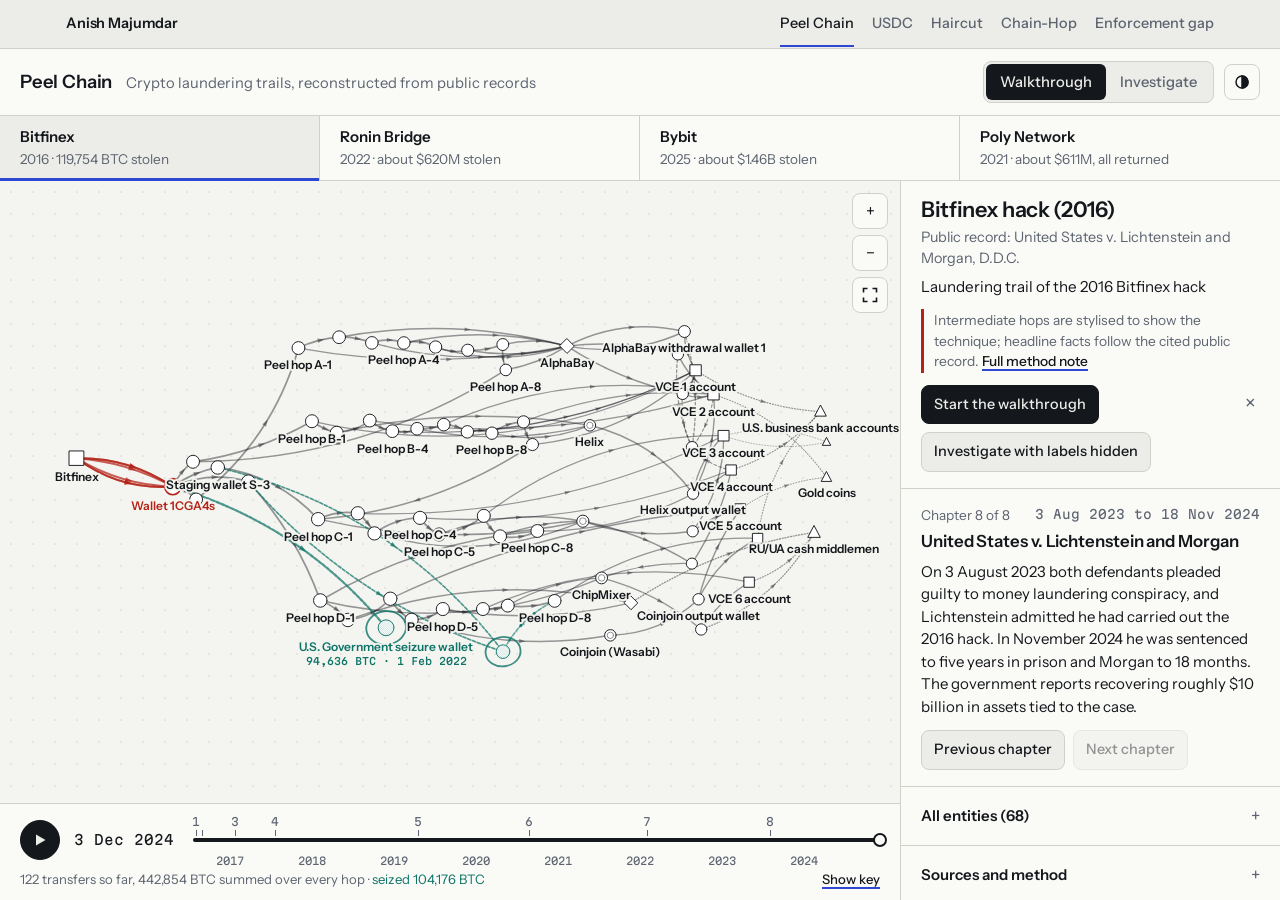
<file: peel-chain/index.html>
<!DOCTYPE html>
<html lang="en">
<head>
<meta charset="utf-8">
<meta name="viewport" content="width=device-width, initial-scale=1">
<title>Peel Chain</title>
<meta name="description" content="Interactive reconstructions of four crypto-hack laundering trails (Bitfinex, Ronin Bridge, Bybit, Poly Network) built from public court, agency and analytics records, with a walkthrough and a graded investigation mode.">
<meta name="color-scheme" content="light dark">
<link rel="icon" href="data:image/svg+xml,%3Csvg xmlns='http://www.w3.org/2000/svg' viewBox='0 0 32 32'%3E%3Crect width='32' height='32' rx='6' fill='%2314171C'/%3E%3Ccircle cx='9' cy='16' r='4' fill='none' stroke='%23F07B6E' stroke-width='2.4'/%3E%3Ccircle cx='23' cy='9' r='3' fill='none' stroke='%23E6E7E3' stroke-width='2'/%3E%3Ccircle cx='23' cy='23' r='3' fill='none' stroke='%23E6E7E3' stroke-width='2'/%3E%3Cpath d='M13 14l7-4M13 18l7 4' stroke='%23E6E7E3' stroke-width='2'/%3E%3C/svg%3E">
<link rel="preconnect" href="https://fonts.googleapis.com">
<link rel="preconnect" href="https://fonts.gstatic.com" crossorigin>
<link href="https://fonts.googleapis.com/css2?family=Instrument+Sans:wght@400;500;600&family=Martian+Mono:wght@400;500&display=swap" rel="stylesheet">
<link rel="stylesheet" href="../shared/site-nav.css">
<style>
:root{
  --bg:#ECEDE8; --panel:#FAFAF7; --stage:#F4F4F0; --ink:#14171C; --muted:#5D6470; --line:#CFD2CA;
  --accent:#2E46D1; --accent-ink:#FFFFFF; --accent-soft:#DCE1FA;
  --theft:#B42318; --recover:#0E7468;
  --node:#FFFFFF; --halo:rgba(244,244,240,.92); --grid:rgba(20,23,28,.07);
  --scrim:rgba(20,23,28,.45);
  --sans:"Instrument Sans",system-ui,-apple-system,"Segoe UI",sans-serif;
  --mono:"Martian Mono",ui-monospace,"SF Mono",Menlo,Consolas,monospace;
  color-scheme:light;
}
@media (prefers-color-scheme: dark){
  :root:not([data-theme="light"]){
    --bg:#15171B; --panel:#1C1F25; --stage:#111317; --ink:#E6E7E3; --muted:#9097A2; --line:#2C3038;
    --accent:#8A9BFF; --accent-ink:#0E1120; --accent-soft:#2A3160;
    --theft:#F07B6E; --recover:#4CC2B1;
    --node:#1C1F25; --halo:rgba(17,19,23,.9); --grid:rgba(230,231,227,.06);
    --scrim:rgba(0,0,0,.6);
    color-scheme:dark;
  }
}
:root[data-theme="dark"]{
  --bg:#15171B; --panel:#1C1F25; --stage:#111317; --ink:#E6E7E3; --muted:#9097A2; --line:#2C3038;
  --accent:#8A9BFF; --accent-ink:#0E1120; --accent-soft:#2A3160;
  --theft:#F07B6E; --recover:#4CC2B1;
  --node:#1C1F25; --halo:rgba(17,19,23,.9); --grid:rgba(230,231,227,.06);
  --scrim:rgba(0,0,0,.6);
  color-scheme:dark;
}
*{box-sizing:border-box}
html,body{margin:0}
body{
  background:var(--bg); color:var(--ink);
  font:400 15px/1.5 var(--sans);
  -webkit-font-smoothing:antialiased;
  display:grid; grid-template-rows:auto auto auto minmax(0,1fr);
  height:100vh; height:100dvh; overflow:hidden;
}
a{color:inherit; text-decoration-color:var(--accent); text-decoration-thickness:1.5px; text-underline-offset:3px}
button{font:inherit; color:inherit}
:focus-visible{outline:2px solid var(--accent); outline-offset:2px; border-radius:4px}
.skip{position:absolute; left:8px; top:-40px; z-index:100; background:var(--ink); color:var(--bg); padding:8px 12px; border-radius:6px}
.skip:focus{top:8px}
.sr{position:absolute; width:1px; height:1px; overflow:hidden; clip:rect(0 0 0 0); white-space:nowrap}
.num,.mono{font-family:var(--mono); font-variant-numeric:tabular-nums}

/* ---------- top bar ---------- */
.top{display:flex; align-items:center; justify-content:space-between; gap:16px; padding:12px 20px; border-bottom:1px solid var(--line); background:var(--panel)}
.brand{display:flex; align-items:baseline; gap:14px; min-width:0}
.wordmark{font-weight:600; font-size:1.15rem; letter-spacing:-.01em; text-decoration:none; white-space:nowrap}
.tagline{color:var(--muted); font-size:.92rem; white-space:nowrap; overflow:hidden; text-overflow:ellipsis}
.top-controls{display:flex; align-items:center; gap:10px; flex:none}
.seg{display:inline-flex; border:1px solid var(--line); border-radius:8px; padding:2px; background:var(--bg)}
.seg button{border:0; background:transparent; padding:7px 14px; border-radius:6px; cursor:pointer; font-weight:500; font-size:.92rem; color:var(--muted)}
.seg button[aria-pressed="true"]{background:var(--ink); color:var(--bg)}
.icon-btn{display:inline-grid; place-items:center; width:36px; height:36px; border:1px solid var(--line); border-radius:8px; background:transparent; cursor:pointer; color:var(--ink)}
.icon-btn svg{width:18px; height:18px}

/* ---------- case selector ---------- */
.cases{display:grid; grid-template-columns:repeat(4,minmax(0,1fr)); border-bottom:1px solid var(--line); background:var(--panel)}
.cases a{display:block; padding:10px 20px 11px; text-decoration:none; border-right:1px solid var(--line); min-width:0; position:relative}
.cases a:last-child{border-right:0}
.cases a:hover{background:var(--bg)}
.cases a[aria-current="page"]{background:var(--bg)}
.cases a[aria-current="page"]::after{content:""; position:absolute; left:0; right:0; bottom:-1px; height:3px; background:var(--accent)}
.cases .ct{font-weight:600}
.cases .cm{display:block; color:var(--muted); font-size:.85rem; white-space:nowrap; overflow:hidden; text-overflow:ellipsis}

/* ---------- workspace ---------- */
.workspace{display:grid; grid-template-columns:minmax(0,1fr) 380px; min-height:0}
.stage-col{display:grid; grid-template-rows:minmax(0,1fr) auto; min-height:0; min-width:0}
.stage{position:relative; min-height:0; overflow:hidden; background-color:var(--stage);
  background-image:radial-gradient(var(--grid) 1px, transparent 1.2px); background-size:22px 22px}
#cv{position:absolute; inset:0; width:100%; height:100%; display:block; cursor:grab; touch-action:none}
#cv.dragging{cursor:grabbing}
#cv.overnode{cursor:pointer}
.stage-tools{position:absolute; right:12px; top:12px; display:flex; flex-direction:column; gap:6px}
.stage-tools button{width:36px; height:36px; border:1px solid var(--line); border-radius:8px; background:var(--panel); cursor:pointer; font-size:1.05rem; line-height:1; display:grid; place-items:center}
.stage-tools button:hover{border-color:var(--muted)}
.stage-tools svg{width:16px; height:16px}
#tip{position:absolute; z-index:5; pointer-events:none; background:var(--panel); border:1px solid var(--line); border-radius:6px; padding:6px 9px; font-size:.85rem; line-height:1.35; max-width:260px; box-shadow:0 2px 8px rgba(0,0,0,.08)}
#tip .t2{color:var(--muted); font-size:.8rem}
#selChip{position:absolute; left:12px; top:12px; right:60px; display:none; align-items:center; gap:8px; background:var(--panel); border:1px solid var(--line); border-radius:8px; padding:6px 6px 6px 10px; font-size:.88rem}
#selChip span{flex:1; min-width:0; white-space:nowrap; overflow:hidden; text-overflow:ellipsis}
#selChip button{border:1px solid var(--line); background:var(--bg); border-radius:6px; padding:5px 9px; cursor:pointer; font-size:.82rem; flex:none}
#stageChapter{display:none}
/* key: docked strip above the scrubber, collapsed by default, never over the graph */
#legend{display:flex; flex-wrap:wrap; gap:4px 16px; padding:0 0 8px; margin:0 0 6px; border-bottom:1px solid var(--line); font-size:.8rem}
#legend[hidden]{display:none}
#legend .row{display:flex; align-items:center; gap:6px; white-space:nowrap}
#legend svg{flex:none}
#legendBtn{flex:none; font-size:.82rem; color:var(--ink)}
body.investigate #legend, body.investigate #legendBtn{display:none}

/* ---------- timeline ---------- */
.timeline{border-top:1px solid var(--line); background:var(--panel); padding:10px 20px 10px}
.tl-row{display:flex; align-items:center; gap:14px}
#playBtn{flex:none; width:40px; height:40px; border-radius:50%; border:1px solid var(--ink); background:var(--ink); color:var(--bg); cursor:pointer; display:grid; place-items:center}
#playBtn svg{width:16px; height:16px}
#dateRead{flex:none; min-width:7.6em; font-family:var(--mono); font-size:.86rem; font-variant-numeric:tabular-nums}
#track{flex:1; position:relative; height:52px; cursor:ew-resize; user-select:none; touch-action:none; border-radius:4px; min-width:0}
#track .rail{position:absolute; left:0; right:0; top:50%; height:4px; margin-top:-2px; background:var(--line); border-radius:2px}
#track .rail-fill{position:absolute; left:0; top:50%; height:4px; margin-top:-2px; background:var(--ink); width:0; border-radius:2px}
#track .head{position:absolute; top:50%; width:14px; height:14px; margin:-7px 0 0 -7px; background:var(--panel); border:2px solid var(--ink); border-radius:50%}
#track .chmark{position:absolute; top:50%; width:1px; height:6px; margin-top:-10px; background:var(--muted)}
#track .chnum{position:absolute; top:2px; transform:translateX(-50%); font-size:.7rem; line-height:1; color:var(--muted); font-family:var(--mono)}
#track .tick{position:absolute; bottom:0; transform:translateX(-50%); font-family:var(--mono); font-size:.66rem; line-height:1; color:var(--muted); white-space:nowrap}
.tl-meta{margin-top:4px; color:var(--muted); font-size:.82rem; min-height:1.3em; display:flex; justify-content:space-between; align-items:baseline; gap:12px}
.tl-meta .seized{color:var(--recover)}

/* ---------- side panel ---------- */
.panel{border-left:1px solid var(--line); background:var(--panel); overflow-y:auto; min-height:0; display:flex; flex-direction:column}
.block{padding:16px 20px; border-bottom:1px solid var(--line)}
.case-head h1{font-size:1.35rem; line-height:1.2; letter-spacing:-.015em; margin:0 0 4px; font-weight:600}
.case-head .basis{margin:0 0 6px; color:var(--muted); font-size:.9rem}
.case-head .sub{margin:0; font-size:.95rem}
.stylenote{margin:10px 0 0; border-left:3px solid var(--theft); padding:1px 0 1px 10px; font-size:.86rem; color:var(--muted)}
.stylenote .linkbtn{color:var(--ink); font-size:inherit}
#intro{display:flex; align-items:flex-start; gap:8px; margin:12px 0 0}
#intro[hidden], body.investigate #intro{display:none}
#intro .acts{display:flex; flex-wrap:wrap; gap:8px; flex:1; min-width:0}
#intro .close{margin:2px -6px 0 0}
.linkbtn{background:none; border:0; padding:0; cursor:pointer; text-decoration:underline; text-decoration-color:var(--accent); text-decoration-thickness:1.5px; text-underline-offset:3px; font-weight:500}
h2.bh{font-size:1.05rem; margin:0 0 6px; font-weight:600; letter-spacing:-.005em}
.muted{color:var(--muted)}
.small{font-size:.86rem}
#chapterBox .ch-meta{display:flex; justify-content:space-between; gap:12px; color:var(--muted); font-size:.85rem; margin-bottom:4px}
#chapterBox .ch-meta .num{font-size:.78rem}
#chapterBox p{margin:0 0 12px}
.ch-nav{display:flex; gap:8px}
.btn{border:1px solid var(--line); background:var(--bg); border-radius:8px; padding:8px 12px; cursor:pointer; font-weight:500; font-size:.9rem}
.btn:hover{border-color:var(--muted)}
.btn:disabled{opacity:.45; cursor:default}
.btn.primary{background:var(--ink); color:var(--bg); border-color:var(--ink)}
.btn.primary:hover{background:var(--accent); border-color:var(--accent); color:var(--accent-ink)}
.btn.wide{width:100%}
#casefile{display:none}
body.investigate #casefile{display:block}
body.investigate #chapterBox{display:none}
body.investigate #card{order:1}
body.investigate #casefile{order:2}
.case-head{order:0}
#chapterBox{order:1}
#card{order:2}
#entitiesBox{order:3}
#sourcesBox{order:4}
.panel-foot{order:5}
#casefile p{margin:0 0 10px}
.hint{border-left:3px solid var(--accent); padding:2px 0 2px 10px; font-size:.92rem}
.hint .k{display:block; color:var(--muted); font-size:.8rem}
.stats{display:grid; grid-template-columns:1fr auto; gap:4px 12px; margin:12px 0; font-size:.9rem}
.stats dt{color:var(--muted)}
.stats dd{margin:0; text-align:right; font-family:var(--mono); font-size:.84rem}
#cfStatus{min-height:1.2em; font-size:.86rem; margin:0 0 10px; color:var(--muted)}
#card[hidden]{display:none}
#card .card-top{display:flex; justify-content:space-between; align-items:flex-start; gap:10px}
#card h2{font-size:1.05rem; margin:0; font-weight:600}
#card .addr{font-family:var(--mono); font-size:.78rem; color:var(--muted); margin:2px 0 6px; word-break:break-all}
#card .type{font-size:.88rem; margin:0 0 8px}
#card .type b{font-weight:600}
#card table{width:100%; border-collapse:collapse; font-size:.88rem; margin:4px 0 8px}
#card td{padding:4px 0; border-bottom:1px solid var(--line)}
#card td.k{color:var(--muted)}
#card td.v{text-align:right; font-family:var(--mono); font-size:.8rem}
#card .note{font-size:.88rem; color:var(--muted); margin:0}
body.investigate #card .type, body.investigate #card .note{display:none}
.close{border:0; background:transparent; cursor:pointer; width:32px; height:32px; border-radius:6px; font-size:1.25rem; line-height:1; color:var(--muted); flex:none}
.close:hover{background:var(--bg)}
#tagBox{display:none; margin-top:10px}
body.investigate #tagBox{display:block}
#tagBox fieldset{border:0; margin:0; padding:0}
#tagBox legend{font-weight:600; font-size:.92rem; margin-bottom:6px; padding:0}
.tb-grid{display:grid; grid-template-columns:1fr 1fr; gap:6px}
.tb-grid button{border:1px solid var(--line); background:var(--bg); border-radius:7px; padding:7px 8px; cursor:pointer; text-align:left; font-size:.86rem}
.tb-grid button:hover{border-color:var(--muted)}
.tb-grid button[aria-pressed="true"]{background:var(--accent); color:var(--accent-ink); border-color:var(--accent)}
#tagClear{margin-top:8px}
details.block > summary{cursor:pointer; font-weight:600; list-style:none; display:flex; justify-content:space-between; align-items:center}
details.block > summary::-webkit-details-marker{display:none}
details.block > summary::after{content:"+"; color:var(--muted); font-weight:400; font-size:1.1rem}
details.block[open] > summary::after{content:"\2212"}
#entityList{list-style:none; margin:10px 0 0; padding:0; max-height:300px; overflow-y:auto; border:1px solid var(--line); border-radius:8px}
#entityList li + li{border-top:1px solid var(--line)}
#entityList button{display:flex; width:100%; justify-content:space-between; gap:10px; border:0; background:transparent; padding:7px 10px; cursor:pointer; text-align:left; font-size:.86rem}
#entityList button:hover,#entityList button[aria-current="true"]{background:var(--bg)}
#entityList .el-n{min-width:0; overflow:hidden; text-overflow:ellipsis; white-space:nowrap}
#entityList .el-t{color:var(--muted); flex:none; font-size:.8rem}
#entityList .el-t.tagged{color:var(--accent)}
#sourcesBox p{margin:10px 0 0; font-size:.88rem}
#sourcesBox h3{font-size:.9rem; margin:14px 0 4px; font-weight:600}
#sourcesBox ol{margin:0; padding-left:20px; font-size:.86rem}
#sourcesBox li{margin:4px 0}
.panel-foot{padding:14px 20px 18px; color:var(--muted); font-size:.84rem}
.panel-foot p{margin:0 0 6px}
kbd{font-family:var(--mono); font-size:.74rem; border:1px solid var(--line); border-radius:4px; padding:0 4px; background:var(--bg)}

/* ---------- dialogs ---------- */
.dialog{position:fixed; inset:0; z-index:50; display:flex; align-items:center; justify-content:center; background:var(--scrim); padding:16px; opacity:1; transition:opacity .35s ease}
.dialog[hidden]{display:none}
.dialog.hide{opacity:0; pointer-events:none}
.dialog .plate{background:var(--panel); border:1px solid var(--line); border-radius:12px; width:100%; max-width:600px; max-height:100%; overflow-y:auto; padding:28px 30px 24px; box-shadow:0 18px 50px rgba(0,0,0,.25)}
.plate .basis{margin:0 0 4px; color:var(--muted); font-size:.92rem}
.tc-actions{display:flex; flex-wrap:wrap; gap:8px; margin:0 0 16px}
#verdict .plate{max-width:520px}
#vGrade{font-size:3rem; font-weight:600; line-height:1; margin:4px 0 6px; letter-spacing:-.03em}
#vPct{font-family:var(--mono); font-size:.82rem; color:var(--muted); margin:0 0 14px}
#vDebrief{margin:0 0 14px; font-size:.95rem}
#vTable{width:100%; border-collapse:collapse; font-size:.88rem; margin-bottom:16px}
#vTable td{padding:5px 0; border-bottom:1px solid var(--line)}
#vTable td.n{text-align:right; font-family:var(--mono); font-size:.8rem}
#vBest{font-size:.84rem; color:var(--muted); margin:0}

/* ---------- narrow screens ---------- */
@media (max-width: 900px){
  body{display:block; height:auto; overflow:visible}
  .tagline{display:none}
  .top{padding:10px 16px; position:sticky; top:0; z-index:20; gap:8px}
  .brand{overflow:hidden}
  .wordmark{font-size:1.02rem}
  .top-controls{gap:6px}
  .seg button{padding:6px 9px; font-size:.86rem}
  .cases .ct{display:block; white-space:nowrap; overflow:hidden; text-overflow:ellipsis; font-size:.92rem}
  .cases a{padding:8px 12px 9px}
  .cases .cm{font-size:.8rem}
  .workspace{display:block}
  .stage-col{display:block}
  .stage{height:48svh; min-height:300px; max-height:540px}
  .timeline{padding:8px 16px 10px}
  .panel{border-left:0; overflow:visible}
  .block{padding:16px; scroll-margin-top:64px}
  #selChip{display:none}
  #selChip.show{display:flex}
  #stageChapter{display:block; position:absolute; left:12px; right:60px; top:12px; background:var(--panel); border:1px solid var(--line); border-radius:8px; padding:6px 10px; font-size:.85rem; white-space:nowrap; overflow:hidden; text-overflow:ellipsis}
  #stageChapter:empty, body.investigate #stageChapter, #selChip.show ~ #stageChapter{display:none}
  .dialog .plate{padding:22px 18px 18px}
}
@media (max-width: 600px){
  .cases{grid-template-columns:repeat(2,minmax(0,1fr))}
  .cases a:nth-child(2){border-right:0}
  .cases a:nth-child(-n+2){border-bottom:1px solid var(--line)}
  .cases .cm{white-space:normal}
  /* the shared project nav scrolls sideways at phone width; wrap it here so no link is clipped */
  .site-nav ul{flex-wrap:wrap; overflow:visible; row-gap:0}
}
@media (prefers-reduced-motion: reduce){
  *,*::before,*::after{transition:none !important; animation:none !important; scroll-behavior:auto !important}
}
</style>
</head>
<body>
<nav class="site-nav" aria-label="Projects">
  <div class="sn-in">
    <a class="sn-home" href="../">Anish Majumdar</a>
    <ul>
      <li><a href="../peel-chain/" aria-current="page">Peel Chain</a></li>
      <li><a href="../usdc/">USDC</a></li>
      <li><a href="../haircut/">Haircut</a></li>
      <li><a href="../chain-hop/">Chain-Hop</a></li>
      <li><a href="../enforcement-gap/">Enforcement gap</a></li>
    </ul>
  </div>
</nav>
<a class="skip" href="#panel">Skip to case details</a>

<header class="top">
  <div class="brand">
    <a class="wordmark" href="./">Peel Chain</a>
    <span class="tagline">Crypto laundering trails, reconstructed from public records</span>
  </div>
  <div class="top-controls">
    <div class="seg" role="group" aria-label="Mode">
      <button id="tabExhibit" type="button" aria-pressed="true">Walkthrough</button>
      <button id="tabInvestigate" type="button" aria-pressed="false">Investigate</button>
    </div>
    <button id="themeBtn" class="icon-btn" type="button" aria-label="Switch theme">
      <svg viewBox="0 0 24 24" fill="none" stroke="currentColor" stroke-width="2" aria-hidden="true"><circle cx="12" cy="12" r="8"/><path d="M12 4a8 8 0 0 1 0 16z" fill="currentColor"/></svg>
    </button>
  </div>
</header>

<nav class="cases" id="caseNav" aria-label="Case files"></nav>

<div class="workspace">
  <div class="stage-col">
    <section class="stage" id="stage" aria-label="Transaction graph">
      <canvas id="cv" tabindex="0" role="img" aria-label="Transaction graph. Use the entity list in the side panel to inspect entities by keyboard."></canvas>
      <div id="tip" hidden></div>
      <div id="selChip"><span id="selChipText"></span><button type="button" id="selChipBtn">Details</button></div>
      <div id="stageChapter" aria-hidden="true"></div>
      <div class="stage-tools">
        <button type="button" id="zoomIn" aria-label="Zoom in">+</button>
        <button type="button" id="zoomOut" aria-label="Zoom out">&minus;</button>
        <button type="button" id="zoomFit" aria-label="Fit whole graph">
          <svg viewBox="0 0 16 16" fill="none" stroke="currentColor" stroke-width="1.6" aria-hidden="true"><path d="M1.5 5.5v-4h4M10.5 1.5h4v4M14.5 10.5v4h-4M5.5 14.5h-4v-4"/></svg>
        </button>
      </div>
    </section>
    <div class="timeline">
      <div id="legend" role="group" aria-label="Key" hidden></div>
      <div class="tl-row">
        <button id="playBtn" type="button" aria-label="Play walkthrough"></button>
        <div id="dateRead" aria-live="off"></div>
        <div id="track" role="slider" tabindex="0" aria-label="Timeline" aria-valuemin="0" aria-valuemax="100" aria-valuenow="0">
          <div class="rail"></div>
          <div class="rail-fill" id="railFill"></div>
          <div class="head" id="head"></div>
        </div>
      </div>
      <div class="tl-meta"><span id="btcRead"></span><button type="button" class="linkbtn" id="legendBtn" aria-expanded="false" aria-controls="legend">Show key</button></div>
    </div>
  </div>

  <aside class="panel" id="panel" tabindex="-1" aria-label="Case details">
    <div class="block case-head">
      <h1 id="caseTitle"></h1>
      <p class="basis" id="caseBasis"></p>
      <p class="sub" id="caseSub"></p>
      <p class="stylenote">Intermediate hops are stylised to show the technique; headline facts follow the cited public record. <button type="button" class="linkbtn" id="openSources">Full method note</button></p>
      <div id="intro">
        <div class="acts">
          <button type="button" class="btn primary" id="introPlay">Start the walkthrough</button>
          <button type="button" class="btn" id="introInv">Investigate with labels hidden</button>
        </div>
        <button type="button" class="close" id="introClose" aria-label="Dismiss these shortcuts">&times;</button>
      </div>
    </div>

    <section class="block" id="chapterBox" aria-live="polite">
      <div class="ch-meta"><span id="chNo"></span><span class="num" id="chDates"></span></div>
      <h2 class="bh" id="chTitle"></h2>
      <p id="chText"></p>
      <div class="ch-nav">
        <button type="button" class="btn" id="chPrev">Previous chapter</button>
        <button type="button" class="btn" id="chNext">Next chapter</button>
      </div>
    </section>

    <section class="block" id="casefile">
      <h2 class="bh">Practice escalation write-up</h2>
      <p class="small">Labels and entity types are hidden. Select an entity on the graph or in the list below, tag what you think it is, then submit. Tags are scored against the public record, weighted toward the source wallet, the main laundering channel and the recovery.</p>
      <p class="hint"><span class="k">Case brief at this point in the timeline</span><span id="cfHint"></span></p>
      <dl class="stats">
        <dt>Entities tagged</dt><dd id="cfCount"></dd>
        <dt>Best score on this device</dt><dd id="cfBest">none yet</dd>
      </dl>
      <p id="cfStatus" role="status"></p>
      <button type="button" class="btn primary wide" id="fileSar">Submit write-up for grading</button>
    </section>

    <section class="block" id="card" hidden aria-label="Selected entity">
      <div class="card-top">
        <div>
          <h2 id="cLabel"></h2>
          <div class="addr" id="cAddr"></div>
        </div>
        <button type="button" class="close" id="cardClose" aria-label="Close entity details">&times;</button>
      </div>
      <p class="type">Type: <b id="cType"></b></p>
      <table>
        <tr><td class="k">Received</td><td class="v" id="cIn"></td></tr>
        <tr><td class="k">Sent</td><td class="v" id="cOut"></td></tr>
        <tr><td class="k">Transfers</td><td class="v" id="cTx"></td></tr>
        <tr><td class="k">First activity</td><td class="v" id="cFirst"></td></tr>
      </table>
      <p class="note" id="cNote"></p>
      <div id="tagBox">
        <fieldset>
          <legend>What is this entity?</legend>
          <div class="tb-grid"></div>
        </fieldset>
        <button type="button" class="btn" id="tagClear">Clear tag</button>
      </div>
    </section>

    <details class="block" id="entitiesBox">
      <summary id="entitiesSummary">All entities</summary>
      <ul id="entityList"></ul>
    </details>

    <details class="block" id="sourcesBox">
      <summary>Sources and method</summary>
      <p id="srcDisc"></p>
      <div id="srcList"></div>
    </details>

    <div class="panel-foot">
      <p>Keyboard: <kbd>Space</kbd> plays or pauses, <kbd>&larr;</kbd> <kbd>&rarr;</kbd> step 30 days, <kbd>F</kbd> fits the graph, <kbd>Esc</kbd> closes dialogs. The entity list works with Tab and Enter.</p>
      <p>Pan by dragging, zoom with the wheel, a pinch or the buttons on the graph.</p>
    </div>
  </aside>
</div>

<div id="verdict" class="dialog" role="dialog" aria-modal="true" aria-labelledby="vHead" hidden>
  <div class="plate">
    <p class="basis" id="vHead">Practice escalation write-up, graded</p>
    <div id="vGrade"></div>
    <p id="vPct"></p>
    <p id="vDebrief"></p>
    <table id="vTable"></table>
    <div class="tc-actions">
      <button type="button" class="btn primary" id="vReveal">Show the answer path</button>
      <button type="button" class="btn" id="vAmend">Keep editing</button>
    </div>
    <p id="vBest"></p>
  </div>
</div>

<noscript><p style="padding:16px">This exhibit needs JavaScript to draw the transaction graph.</p></noscript>

<script src="case001.js"></script>
<script src="case002.js"></script>
<script src="case003.js"></script>
<script src="case004.js"></script>
<script>
'use strict';
/* Peel Chain exhibit engine. Case data arrives as window.CASE_DATA (case 001)
   and window.CASE_DATA_NNN; ?case=NNN selects one, ?mode=investigate opens the
   blind tagging mode. Layout is deterministic (seeded PRNG, no Math.random). */

/* ------------------------------ theme --------------------------------- */
const THEME_KEY = 'peelchain_theme';
(function initTheme(){
  let t = null;
  try { t = localStorage.getItem(THEME_KEY); } catch(e){}
  if (t === 'light' || t === 'dark') document.documentElement.setAttribute('data-theme', t);
})();
const mqDark = window.matchMedia('(prefers-color-scheme: dark)');
const mqReduce = window.matchMedia('(prefers-reduced-motion: reduce)');
const mqCoarse = window.matchMedia('(pointer: coarse)');
const reduced = () => mqReduce.matches;
function effectiveTheme(){
  const t = document.documentElement.getAttribute('data-theme');
  return t || (mqDark.matches ? 'dark' : 'light');
}
const C = {};
function readTheme(){
  const cs = getComputedStyle(document.documentElement);
  const v = n => cs.getPropertyValue(n).trim();
  C.ink = v('--ink'); C.muted = v('--muted'); C.theft = v('--theft'); C.recover = v('--recover');
  C.accent = v('--accent'); C.node = v('--node'); C.halo = v('--halo'); C.line = v('--line');
  const btn = document.getElementById('themeBtn');
  const next = effectiveTheme() === 'dark' ? 'light' : 'dark';
  btn.setAttribute('aria-label', 'Switch to ' + next + ' theme');
  btn.title = 'Switch to ' + next + ' theme';
}
document.getElementById('themeBtn').addEventListener('click', () => {
  const next = effectiveTheme() === 'dark' ? 'light' : 'dark';
  document.documentElement.setAttribute('data-theme', next);
  try { localStorage.setItem(THEME_KEY, next); } catch(e){}
  readTheme(); buildLegend();
});
mqDark.addEventListener && mqDark.addEventListener('change', () => { readTheme(); buildLegend(); });
readTheme();

/* --------------------------- case selection ---------------------------- */
const CASE_REGISTRY = (() => {
  const reg = {};
  if (window.CASE_DATA) reg['001'] = window.CASE_DATA;
  for (const k of Object.getOwnPropertyNames(window)){
    const m = /^CASE_DATA_(\d{3})$/.exec(k);
    if (m && window[k]) reg[m[1]] = window[k];
  }
  return reg;
})();
const params = new URLSearchParams(location.search);
const CASE_REQ = String(params.get('case') || '001').padStart(3, '0');
const CASE_INFO = {
  '001': {name:'Bitfinex', year:'2016', amount:'119,754 BTC stolen',
          title:'Bitfinex hack (2016)',
          basis:'Public record: United States v. Lichtenstein and Morgan, D.D.C.',
          units:'Amounts are in BTC.', seizeWord:'Seized'},
  '002': {name:'Ronin Bridge', year:'2022', amount:'about $620M stolen',
          title:'Ronin Bridge hack (2022)',
          basis:'Public record: OFAC sanctions and FBI attribution to Lazarus Group, April 2022',
          units:'Amounts are in ETH; USDC and Bitcoin-side legs are rounded ETH-equivalents.', seizeWord:'Seized or frozen'},
  '003': {name:'Bybit', year:'2025', amount:'about $1.46B stolen',
          title:'Bybit cold-wallet theft (2025)',
          basis:'Public record: FBI IC3 public service announcement PSA-2025-02-26',
          units:'Amounts are in ETH; Bitcoin-side and USD legs are theft-time ETH-equivalents.', seizeWord:'Seized or frozen'},
  '004': {name:'Poly Network', year:'2021', amount:'about $611M, all returned',
          title:'Poly Network exploit (2021)',
          basis:'Industry post-mortem. No prosecution on record.',
          units:'Amounts are in millions of US dollars at August 2021 prices.', seizeWord:'Returned'}
};
const CASE_ORDER = ['001','002','003','004'].filter(id => CASE_REGISTRY[id]);
const CASE_ID = CASE_ORDER.indexOf(CASE_REQ) >= 0 ? CASE_REQ : '001';
const DATA = CASE_REGISTRY[CASE_ID];
if (!DATA || !Array.isArray(DATA.entities) || !DATA.entities.length){
  document.body.innerHTML = '<p style="padding:24px">The case data did not load. Reload the page to try again.</p>';
  throw new Error('peel-chain: case data missing');
}
const INFO = CASE_INFO[CASE_ID];

/* ------------------------------ utilities ------------------------------ */
const DAY = 86400000;
function mulberry32(seed){
  let a = seed >>> 0;
  return function(){
    a |= 0; a = (a + 0x6D2B79F5) | 0;
    let t = Math.imul(a ^ (a >>> 15), 1 | a);
    t = (t + Math.imul(t ^ (t >>> 7), 61 | t)) ^ t;
    return ((t ^ (t >>> 14)) >>> 0) / 4294967296;
  };
}
function hashStr(s){
  let h = 2166136261;
  for (let i = 0; i < s.length; i++){ h ^= s.charCodeAt(i); h = Math.imul(h, 16777619); }
  return h >>> 0;
}
const pd = s => Date.parse(s + 'T00:00:00Z');
const MONTHS = ['Jan','Feb','Mar','Apr','May','Jun','Jul','Aug','Sep','Oct','Nov','Dec'];
function fmtDate(ms){
  const d = new Date(ms);
  return d.getUTCDate() + ' ' + MONTHS[d.getUTCMonth()] + ' ' + d.getUTCFullYear();
}
const ASSET = (DATA.meta && DATA.meta.assetLabel) || 'BTC';
const IS_USD = ASSET === 'USD-M';
function fmtAmt(n){
  if (IS_USD){
    const d = n >= 100 ? 0 : n >= 1 ? 1 : 2;
    return '$' + n.toLocaleString('en-US', {maximumFractionDigits:d}) + 'M';
  }
  const opts = n >= 1000 ? {maximumFractionDigits:0} : n >= 1 ? {maximumFractionDigits:2} : {maximumFractionDigits:4};
  return n.toLocaleString('en-US', opts) + ' ' + ASSET;
}
const clamp = (v,a,b) => v < a ? a : v > b ? b : v;
const esc = s => String(s).replace(/[&<>"]/g, c => ({'&':'&amp;','<':'&lt;','>':'&gt;','"':'&quot;'}[c]));

/* ---------------------------- derived model ---------------------------- */
const nodes = new Map();
for (const e of DATA.entities){
  nodes.set(e.id, {ent:e, x:0, y:0, vx:0, vy:0, r:6, inBTC:0, outBTC:0, tx:0, firstT:Infinity});
}
const edges = DATA.edges.map((e,i) => ({
  ...e, t: pd(e.date), i,
  a: nodes.get(e.from), b: nodes.get(e.to),
  w: 0.6 + 0.85 * Math.log10(1 + e.amountBTC)
})).filter(e => e.a && e.b).sort((x,y) => x.t - y.t);
for (const e of edges){
  e.a.outBTC += e.amountBTC; e.b.inBTC += e.amountBTC;
  e.a.tx++; e.b.tx++;
  e.a.firstT = Math.min(e.a.firstT, e.t);
  e.b.firstT = Math.min(e.b.firstT, e.t);
}
for (const n of nodes.values()) n.r = 5 + 2.4 * Math.log10(1 + Math.max(n.inBTC, n.outBTC));
let tMin = Infinity, tMax = -Infinity;
for (const e of edges){ tMin = Math.min(tMin, e.t); tMax = Math.max(tMax, e.t); }
for (const c of (DATA.chapters||[])){ tMin = Math.min(tMin, pd(c.tStart)); tMax = Math.max(tMax, pd(c.tEnd)); }
const spanDays = (tMax - tMin) / DAY;
const PAD_T = Math.max(1, Math.min(15, spanDays * 0.02)) * DAY;
tMin -= PAD_T; tMax += PAD_T;
const chapters = (DATA.chapters||[]).map((c,i) => ({...c, t0:pd(c.tStart), t1:pd(c.tEnd), i})).sort((a,b)=>a.t0-b.t0);

// Chapters overlap in calendar time; the walkthrough gives each one a
// non-overlapping narration segment.
const narrSegs = (() => {
  const segs = [];
  let cursor = -Infinity;
  for (let i = 0; i < chapters.length; i++){
    const c = chapters[i];
    const s = Math.max(c.t0, cursor);
    let e = Math.max(c.t1, s + DAY);
    const nx = chapters[i+1];
    if (nx && Math.max(nx.t0, e) >= nx.t1) e = s + Math.max((c.t1 - s)/2, DAY);
    segs.push({c, t0:s, t1:e, n:i});
    cursor = e;
  }
  return segs;
})();
// Piecewise wall-clock mapping: each chapter gets a real dwell; gaps compress.
const wallMap = (() => {
  const pieces = [];
  let t = tMin, w = 0;
  const push = (t1, dur) => { if (t1 > t){ pieces.push({t0:t, t1, w0:w, w1:w+dur}); t = t1; w += dur; } };
  for (const s of narrSegs){
    push(s.t0, 1.4);
    push(s.t1, clamp(9 + (s.t1 - s.t0)/(30*DAY) * 0.28, 9, 16));
  }
  push(tMax, 1.2);
  return pieces;
})();
const wallTotal = wallMap.length ? wallMap[wallMap.length-1].w1 : 1;
function simToWall(t){
  for (const p of wallMap) if (t <= p.t1) return p.w0 + (p.w1-p.w0) * ((t-p.t0)/((p.t1-p.t0)||1));
  return wallTotal;
}
function wallToSim(w){
  for (const p of wallMap) if (w <= p.w1) return p.t0 + (p.t1-p.t0) * ((w-p.w0)/((p.w1-p.w0)||1));
  return tMax;
}
const cum = edges.map(() => ({btc:0, seized:0}));
{ let b = 0, s = 0;
  edges.forEach((e,i) => { b += e.amountBTC; if (e.kind === 'seizure') s += e.amountBTC; cum[i] = {btc:b, seized:s}; });
}
function cumAt(t){
  let lo = -1;
  for (let i = 0; i < edges.length; i++){ if (edges[i].t <= t) lo = i; else break; }
  return lo < 0 ? {btc:0, seized:0, n:0} : {btc:cum[lo].btc, seized:cum[lo].seized, n:lo+1};
}
const seizureAnnots = (() => {
  const m = new Map();
  for (const e of edges){
    if (e.kind !== 'seizure') continue;
    if (!m.has(e.to)) m.set(e.to, {node:e.b, t0:e.t, edges:[]});
    m.get(e.to).edges.push(e);
  }
  return [...m.values()];
})();

/* ------------------------- deterministic layout ------------------------ */
const layoutSeed = hashStr(DATA.meta.caseNo + '|' + DATA.entities.length + '|' + DATA.edges.length);
const rand = mulberry32(layoutSeed ^ 0x5EED);
const CLUSTER_LAYOUT = {
  victim:        {kind:'spot',   x:-800, y:-60},
  lichtenstein:  {kind:'spot',   x:-520, y:-10, spread:150},
  peel_chain_a:  {kind:'strand', x0:-320, y0:-310, x1:210, y1:-270},
  peel_chain_b:  {kind:'strand', x0:-320, y0:-115, x1:210, y1:-100},
  peel_chain_c:  {kind:'strand', x0:-320, y0:95,  x1:210, y1:105},
  peel_chain_d:  {kind:'strand', x0:-320, y0:290, x1:210, y1:265},
  services:      {kind:'column', x:400,  y0:-300, y1:330},
  post_alphabay: {kind:'column', x:555,  y0:-320, y1:-190},
  chainhop:      {kind:'spot',   x:555,  y:-60},
  post_mixer:    {kind:'column', x:560,  y0:40,  y1:330},
  exchanges:     {kind:'column', x:715,  y0:-310, y1:210},
  cashout:       {kind:'column', x:855,  y0:-165, y1:80},
  usg:           {kind:'spot',   x:0,    y:380, spread:300}
};
const ID_ANCHOR = {
  w_1cga4s:   {x:-540, y:-10},
  alphabay:   {x:400,  y:-290},
  helix:      {x:400,  y:-130},
  bitcoinfog: {x:400,  y:75},
  chipmixer:  {x:400,  y:195},
  wasabi:     {x:400,  y:330},
  hydra:      {x:470,  y:265},
  usg_seizure:{x:-60, y:330},
  post_arrest:{x:250, y:430}
};
const anchors = new Map();
(function buildAnchors(){
  const byCluster = new Map();
  for (const e of DATA.entities){
    const c = e.cluster || 'misc';
    if (!byCluster.has(c)) byCluster.set(c, []);
    byCluster.get(c).push(e.id);
  }
  const unknown = [...byCluster.keys()].filter(c => !CLUSTER_LAYOUT[c]);
  const firstOf = id => { const n = nodes.get(id); return isFinite(n.firstT) ? n.firstT : 0; };
  for (const [c, ids] of byCluster){
    ids.sort((a,b) => firstOf(a) - firstOf(b) || (a < b ? -1 : 1));
    const spec = CLUSTER_LAYOUT[c];
    ids.forEach((id, i) => {
      if (ID_ANCHOR[id]){ anchors.set(id, ID_ANCHOR[id]); return; }
      const u = ids.length > 1 ? i / (ids.length - 1) : 0.5;
      if (!spec){
        const ci = unknown.indexOf(c);
        const ang = (ci / Math.max(unknown.length,1)) * Math.PI * 2 - Math.PI/2;
        anchors.set(id, {x: Math.cos(ang)*300 + (u-0.5)*140, y: Math.sin(ang)*220});
      } else if (spec.kind === 'strand'){
        anchors.set(id, {x: spec.x0 + (spec.x1-spec.x0)*u, y: spec.y0 + (spec.y1-spec.y0)*u});
      } else if (spec.kind === 'column'){
        anchors.set(id, {x: spec.x, y: spec.y0 + (spec.y1-spec.y0)*u});
      } else {
        const sp = spec.spread || 0;
        const ang = (i / Math.max(ids.length,1)) * Math.PI * 2 + 0.6;
        anchors.set(id, {x: spec.x + Math.cos(ang)*sp*0.5, y: spec.y + Math.sin(ang)*sp*0.42});
      }
    });
  }
})();
for (const n of nodes.values()){
  const a = anchors.get(n.ent.id);
  n.x = a.x + (rand()-0.5)*26;
  n.y = a.y + (rand()-0.5)*26;
}
const nodeArr = [...nodes.values()];
(function runLayout(){
  const N = 520;
  for (let it = 0; it < N; it++){
    const cool = 1 - it / N;
    for (let i = 0; i < nodeArr.length; i++){
      for (let j = i+1; j < nodeArr.length; j++){
        const p = nodeArr[i], q = nodeArr[j];
        let dx = p.x - q.x, dy = p.y - q.y;
        let d2 = dx*dx + dy*dy;
        if (d2 < 1){ dx = (rand()-0.5); dy = (rand()-0.5); d2 = dx*dx+dy*dy+0.01; }
        const d = Math.sqrt(d2);
        const f = Math.min(13500 / d2, 30) * cool;
        dx /= d; dy /= d;
        p.vx += dx*f; p.vy += dy*f; q.vx -= dx*f; q.vy -= dy*f;
      }
    }
    for (const e of edges){
      const dx = e.b.x - e.a.x, dy = e.b.y - e.a.y;
      const d = Math.sqrt(dx*dx + dy*dy) || 1;
      const rest = 110 + 14 * e.w;
      const f = (d - rest) * 0.006;
      const ux = dx/d, uy = dy/d;
      e.a.vx += ux*f; e.a.vy += uy*f; e.b.vx -= ux*f; e.b.vy -= uy*f;
    }
    for (const n of nodeArr){
      const a = anchors.get(n.ent.id);
      n.vx += (a.x - n.x) * 0.05; n.vy += (a.y - n.y) * 0.05;
    }
    const maxStep = 18 * cool + 0.6;
    for (const n of nodeArr){
      n.vx *= 0.55; n.vy *= 0.55;
      const s = Math.sqrt(n.vx*n.vx + n.vy*n.vy);
      const k = s > maxStep ? maxStep / s : 1;
      n.x += n.vx * k; n.y += n.vy * k;
    }
  }
  for (let pass = 0; pass < 40; pass++){
    for (let i = 0; i < nodeArr.length; i++){
      for (let j = i+1; j < nodeArr.length; j++){
        const p = nodeArr[i], q = nodeArr[j];
        const dx = q.x - p.x, dy = q.y - p.y;
        const d = Math.sqrt(dx*dx + dy*dy) || 0.01;
        const min = p.r + q.r + 26;
        if (d < min){
          const push = (min - d) / 2 / d;
          p.x -= dx*push; p.y -= dy*push; q.x += dx*push; q.y += dy*push;
        }
      }
    }
  }
})();
let layoutHash = 0;
for (const n of nodeArr){ layoutHash = (layoutHash ^ hashStr(n.ent.id + ':' + n.x.toFixed(2) + ',' + n.y.toFixed(2))) >>> 0; }

for (const e of edges){
  const h = hashStr(e.from + '>' + e.to + '#' + e.i);
  e.bow = ((h % 2) ? 1 : -1) * (0.09 + ((h >>> 3) % 90) / 900);
  e.phase = ((h >>> 8) % 1000) / 1000;
  e.pcount = clamp(1 + Math.floor(Math.log10(1 + e.amountBTC)), 1, 7);
  e.psize = 1.1 + 0.55 * Math.log10(1 + e.amountBTC);
}
function edgeGeom(e){
  const ax = e.a.x, ay = e.a.y, bx = e.b.x, by = e.b.y;
  const mx = (ax+bx)/2, my = (ay+by)/2;
  const dx = bx-ax, dy = by-ay;
  return {ax, ay, bx, by, cx: mx - dy*e.bow, cy: my + dx*e.bow};
}
function pointOnEdge(g, u){
  const v = 1-u;
  return {
    x: v*v*g.ax + 2*v*u*g.cx + u*u*g.bx,
    y: v*v*g.ay + 2*v*u*g.cy + u*u*g.by,
    dx: 2*v*(g.cx-g.ax) + 2*u*(g.bx-g.cx),
    dy: 2*v*(g.cy-g.ay) + 2*u*(g.by-g.cy)
  };
}

/* -------------------------------- camera ------------------------------- */
const cv = document.getElementById('cv');
const ctx = cv.getContext('2d');
let W = 0, H = 0, DPR = 1;
const view = {cx:0, cy:0, scale:1};
let camTween = null;
let userMovedCamera = false;
function graphBounds(ids){
  let x0=Infinity,y0=Infinity,x1=-Infinity,y1=-Infinity;
  const list = ids ? ids.map(i => nodes.get(i)).filter(Boolean) : nodeArr;
  for (const n of (list.length ? list : nodeArr)){
    x0 = Math.min(x0, n.x - n.r); y0 = Math.min(y0, n.y - n.r);
    x1 = Math.max(x1, n.x + n.r); y1 = Math.max(y1, n.y + n.r);
  }
  return {x0,y0,x1,y1};
}
function padFor(tight){
  const base = Math.min(W, H);
  return tight ? Math.max(28, Math.min(150, base * 0.2)) : Math.max(24, Math.min(80, base * 0.09));
}
function viewFor(b, pad){
  // labels hang below and to the sides of nodes, so leave extra room for them
  const bw = Math.max(b.x1-b.x0, 60) * (W < 600 ? 1.04 : 1) + Math.min(90, W*0.06), bh = Math.max(b.y1-b.y0, 60) + 40;
  const scale = clamp(Math.min((W-pad*2)/bw, (H-pad*2)/bh), 0.05, 6);
  return {cx:(b.x0+b.x1)/2, cy:(b.y0+b.y1)/2, scale};
}
function tweenTo(target, seconds){
  if (reduced() || !seconds){ Object.assign(view, target); camTween = null; return; }
  camTween = {from:{...view}, to:target, t0:performance.now(), dur:seconds*1000};
}
function fitView(animate){
  tweenTo(viewFor(graphBounds(null), padFor(false)), animate ? 0.6 : 0);
}
function focusOn(ids, seconds){
  const target = viewFor(graphBounds(ids && ids.length ? ids : null), padFor(ids && ids.length));
  target.scale = Math.min(target.scale, view.scale * 2.5, 2.5);
  tweenTo(target, seconds || 1.6);
}
function zoomBy(f){
  const target = {...view, scale: clamp(view.scale * f, 0.05, 12)};
  userMovedCamera = true;
  tweenTo(target, 0.25);
}
function stepCamera(now){
  if (!camTween) return;
  let u = (now - camTween.t0) / camTween.dur;
  if (u >= 1){ Object.assign(view, camTween.to); camTween = null; return; }
  u = u<0?0:u; const s = u*u*(3-2*u);
  view.cx = camTween.from.cx + (camTween.to.cx - camTween.from.cx)*s;
  view.cy = camTween.from.cy + (camTween.to.cy - camTween.from.cy)*s;
  view.scale = camTween.from.scale + (camTween.to.scale - camTween.from.scale)*s;
}
function worldToScreen(x,y){ return {x:(x-view.cx)*view.scale + W/2, y:(y-view.cy)*view.scale + H/2}; }
function screenToWorld(x,y){ return {x:(x-W/2)/view.scale + view.cx, y:(y-H/2)/view.scale + view.cy}; }
function resize(){
  DPR = window.devicePixelRatio || 1;
  W = cv.clientWidth; H = cv.clientHeight;
  cv.width = Math.max(1, Math.round(W*DPR)); cv.height = Math.max(1, Math.round(H*DPR));
}
resize();
fitView(false);
if (window.ResizeObserver){
  new ResizeObserver(() => { resize(); if (!userMovedCamera && !playing) fitView(false); buildMarks(); }).observe(cv);
} else {
  window.addEventListener('resize', () => { resize(); buildMarks(); });
}

/* -------------------------------- state -------------------------------- */
let simT = tMin;
let playing = false;
let playSeconds = wallTotal;
let lastFrame = performance.now();
let mode = 'exhibit';
let labelsVisible = true, typesVisible = true;
let hoverId = null, selectedId = null;
let curChapterId = null;
const listeners = {chapterChange:[], nodeSelect:[], timeChange:[], modeChange:[]};
function emit(ev, arg){ for (const cb of listeners[ev]) { try{ cb(arg); }catch(err){ console.error(err); } } }
const FLOW_MS = Math.min(75, Math.max(2, spanDays * 0.025)) * DAY;
const INKIN_MS = Math.min(25, Math.max(0.5, spanDays * 0.01)) * DAY;
const LABEL_FONT = '600 12px "Instrument Sans", system-ui, sans-serif';
const MONO_FONT = '500 10px "Martian Mono", ui-monospace, Menlo, monospace';

/* ------------------------------- drawing ------------------------------- */
function kindStyle(e){
  if (!typesVisible) return {color:C.ink, dash:null, strong:false};
  switch(e.kind){
    case 'hack':     return {color:C.theft, dash:null, strong:true};
    case 'seizure':  return {color:C.recover, dash:[7,4], strong:true};
    case 'chainhop': return {color:C.ink, dash:[6,5], strong:false};
    case 'cashout':  return {color:C.ink, dash:[2,4], strong:false};
    default:         return {color:C.ink, dash:null, strong:false};
  }
}
function nodeColor(t){
  if (!typesVisible) return C.ink;
  if (t === 'hacker_wallet') return C.theft;
  if (t === 'seizure') return C.recover;
  return C.ink;
}
function drawGlyph(n, active){
  const t = typesVisible ? n.ent.type : 'intermediary';
  const r = n.r;
  ctx.beginPath();
  switch(t){
    case 'exchange':
      ctx.rect(n.x-r*0.9, n.y-r*0.9, r*1.8, r*1.8); break;
    case 'darknet':
      ctx.moveTo(n.x, n.y-r*1.15); ctx.lineTo(n.x+r*1.15, n.y);
      ctx.lineTo(n.x, n.y+r*1.15); ctx.lineTo(n.x-r*1.15, n.y); ctx.closePath(); break;
    case 'cashout':
      ctx.moveTo(n.x, n.y-r*1.15); ctx.lineTo(n.x+r*1.05, n.y+r*0.85);
      ctx.lineTo(n.x-r*1.05, n.y+r*0.85); ctx.closePath(); break;
    default:
      ctx.arc(n.x, n.y, r, 0, Math.PI*2);
  }
  ctx.fillStyle = C.node;
  ctx.fill();
  const col = nodeColor(t);
  ctx.strokeStyle = active ? col : C.muted;
  ctx.globalAlpha = active ? 1 : 0.55;
  ctx.setLineDash(active ? [] : [3,3]);
  ctx.lineWidth = (t === 'hacker_wallet' ? 2.4 : 1.5) / view.scale * Math.min(view.scale,1) + (t==='hacker_wallet'?1:0.5);
  ctx.stroke();
  ctx.setLineDash([]);
  ctx.globalAlpha = 1;
  if (typesVisible && t === 'mixer'){
    ctx.beginPath(); ctx.arc(n.x, n.y, r*0.55, 0, Math.PI*2);
    ctx.lineWidth = 1; ctx.strokeStyle = active ? col : C.muted; ctx.stroke();
  }
  if (typesVisible && t === 'seizure' && active){
    ctx.save(); ctx.beginPath(); ctx.arc(n.x, n.y, r, 0, Math.PI*2); ctx.clip();
    ctx.strokeStyle = C.recover; ctx.globalAlpha = 0.45; ctx.lineWidth = 1;
    for (let o = -r*2; o <= r*2; o += 4.5){
      ctx.beginPath(); ctx.moveTo(n.x+o-r, n.y-r); ctx.lineTo(n.x+o+r, n.y+r); ctx.stroke();
    }
    ctx.restore();
  }
  if (selectedId === n.ent.id || hoverId === n.ent.id){
    ctx.beginPath(); ctx.arc(n.x, n.y, r + 6/Math.max(view.scale,0.3), 0, Math.PI*2);
    ctx.strokeStyle = C.accent; ctx.lineWidth = (selectedId === n.ent.id ? 2.2 : 1.4)/Math.max(view.scale,0.3);
    ctx.stroke();
  }
}
function haloText(txt, x, y, color){
  ctx.lineJoin = 'round'; ctx.lineWidth = 4; ctx.strokeStyle = C.halo;
  ctx.strokeText(txt, x, y);
  ctx.fillStyle = color; ctx.fillText(txt, x, y);
}
function annotOf(n){
  if (!typesVisible) return null;
  const an = seizureAnnots.find(a => a.node === n && simT >= a.t0);
  if (!an) return null;
  let amt = 0, last = an.t0;
  for (const e of an.edges) if (e.t <= simT){ amt += e.amountBTC; last = e.t; }
  return fmtAmt(amt) + ' · ' + fmtDate(last);
}

function draw(now){
  const dt = now - lastFrame; lastFrame = now;
  if (playing){
    const w = simToWall(simT) + (dt/1000) * (wallTotal / playSeconds);
    simT = wallToSim(w);
    if (simT >= tMax){ simT = tMax; setPlaying(false); }
  }
  stepCamera(now);

  ctx.setTransform(DPR,0,0,DPR,0,0);
  ctx.clearRect(0,0,W,H);
  ctx.translate(W/2, H/2); ctx.scale(view.scale, view.scale); ctx.translate(-view.cx, -view.cy);

  for (const e of edges){
    if (e.t > simT) continue;
    const age = simT - e.t;
    const alpha = clamp(age / INKIN_MS, 0, 1) * 0.8 + 0.06;
    const st = kindStyle(e);
    const g = edgeGeom(e);
    ctx.beginPath();
    ctx.moveTo(g.ax, g.ay);
    ctx.quadraticCurveTo(g.cx, g.cy, g.bx, g.by);
    ctx.strokeStyle = st.color; ctx.globalAlpha = alpha * (st.strong ? 0.85 : 0.5);
    ctx.lineWidth = e.w; ctx.lineCap = 'round';
    if (st.dash) ctx.setLineDash(st.dash);
    ctx.stroke(); ctx.setLineDash([]);
    if (alpha > 0.55){
      const p = pointOnEdge(g, 0.56);
      const a = Math.atan2(p.dy, p.dx), s = 4 + e.w*1.1;
      ctx.beginPath();
      ctx.moveTo(p.x + Math.cos(a)*s, p.y + Math.sin(a)*s);
      ctx.lineTo(p.x + Math.cos(a+2.5)*s, p.y + Math.sin(a+2.5)*s);
      ctx.lineTo(p.x + Math.cos(a-2.5)*s, p.y + Math.sin(a-2.5)*s);
      ctx.closePath();
      ctx.fillStyle = st.color; ctx.fill();
    }
    ctx.globalAlpha = 1;
  }

  // value in motion near the scrub head (skipped for reduced motion)
  if (!reduced()){
    for (const e of edges){
      const age = simT - e.t;
      if (age < 0 || age > FLOW_MS) continue;
      const env = Math.min(age/(FLOW_MS*0.12), (FLOW_MS-age)/(FLOW_MS*0.25), 1);
      const g = edgeGeom(e);
      ctx.fillStyle = kindStyle(e).color;
      for (let k = 0; k < e.pcount; k++){
        const u = ((now/2400) + e.phase + k/e.pcount) % 1;
        const p = pointOnEdge(g, u);
        ctx.globalAlpha = 0.9 * env * (0.55 + 0.45*Math.sin(u*Math.PI));
        ctx.beginPath(); ctx.arc(p.x, p.y, e.psize, 0, Math.PI*2); ctx.fill();
      }
      ctx.globalAlpha = 1;
    }
  }

  for (const n of nodeArr) drawGlyph(n, n.firstT <= simT);

  const RING_IN = Math.max(INKIN_MS * 0.5, DAY * 0.25);
  if (typesVisible) for (const an of seizureAnnots){
    if (simT < an.t0) continue;
    const a = clamp((simT - an.t0)/RING_IN, 0, 1);
    const n = an.node;
    ctx.strokeStyle = C.recover; ctx.globalAlpha = 0.8*a;
    ctx.lineWidth = 1.8 / Math.max(view.scale, 0.45);
    ctx.beginPath();
    ctx.ellipse(n.x, n.y, n.r*2.1 + 7, n.r*1.75 + 6, -0.12, 0, Math.PI*2);
    ctx.stroke();
    ctx.globalAlpha = 1;
  }

  // labels in screen space with greedy declutter
  ctx.setTransform(DPR,0,0,DPR,0,0);
  if (labelsVisible){
    ctx.font = LABEL_FONT;
    ctx.textAlign = 'center';
    const emph = n => annotOf(n) ? 2 : ((hoverId === n.ent.id || selectedId === n.ent.id) ? 3 : 0);
    const order = [...nodeArr].sort((a,b) => (emph(b) - emph(a)) || (b.r - a.r));
    const placed = [];
    for (const n of order){
      if (n.firstT > simT && hoverId !== n.ent.id && selectedId !== n.ent.id) continue;
      const em = emph(n);
      if (!em && view.scale * n.r < 4.5) continue;
      const s = worldToScreen(n.x, n.y);
      if (s.x < -40 || s.x > W+40 || s.y < -40 || s.y > H+40) continue;
      const label = n.ent.label;
      let annot = annotOf(n);
      const top = s.y + n.r*view.scale + 4;
      const rectFor = withAnnot => {
        let tw = ctx.measureText(label).width;
        if (withAnnot){ ctx.font = MONO_FONT; tw = Math.max(tw, ctx.measureText(annot).width); ctx.font = LABEL_FONT; }
        return {x0: s.x - tw/2 - 4, y0: top, x1: s.x + tw/2 + 4, y1: top + (withAnnot ? 30 : 15)};
      };
      const hits = r => placed.some(p => r.x0 < p.x1 && r.x1 > p.x0 && r.y0 < p.y1 && r.y1 > p.y0);
      let rect = rectFor(!!annot);
      if (em !== 3 && hits(rect)){
        if (!annot) continue;
        annot = null; rect = rectFor(false);
        if (hits(rect)) continue;
      }
      placed.push(rect);
      haloText(label, s.x, top + 11, nodeColor(n.ent.type));
      if (annot){
        ctx.font = MONO_FONT;
        haloText(annot, s.x, top + 25, C.recover);
        ctx.font = LABEL_FONT;
      }
    }
  }

  drawInvestigateLayer(now);
  updateTimelineDOM();
  updateChapterDOM();
  requestAnimationFrame(draw);
}

/* ------------------------------- timeline ------------------------------ */
const track = document.getElementById('track');
const railFill = document.getElementById('railFill');
const head = document.getElementById('head');
const dateRead = document.getElementById('dateRead');
const playBtn = document.getElementById('playBtn');
const btcRead = document.getElementById('btcRead');
const PLAY_SVG = '<svg viewBox="0 0 16 16" aria-hidden="true"><path d="M4 2.5v11l9.5-5.5z" fill="currentColor"/></svg>';
const PAUSE_SVG = '<svg viewBox="0 0 16 16" aria-hidden="true"><path d="M4 2.5h3v11H4zM9 2.5h3v11H9z" fill="currentColor"/></svg>';

function buildMarks(){
  track.querySelectorAll('.chmark,.chnum,.tick').forEach(el => el.remove());
  const tw = track.clientWidth || 300;
  const span = tMax - tMin;
  const uOf = t => (t - tMin) / span;
  let lastNumX = -Infinity;
  narrSegs.forEach((seg, i) => {
    const u = uOf(seg.t0);
    const m = document.createElement('div'); m.className = 'chmark'; m.style.left = (u*100)+'%';
    track.appendChild(m);
    if (u * tw - lastNumX >= 20){
      lastNumX = u * tw;
      const n = document.createElement('div'); n.className = 'chnum'; n.style.left = (u*100)+'%';
      n.textContent = i + 1; track.appendChild(n);
    }
  });
  // axis ticks: years, months or days depending on the span
  const ticks = [];
  const d0 = new Date(tMin), d1 = new Date(tMax);
  if (spanDays > 3*365){
    for (let y = d0.getUTCFullYear()+1; y <= d1.getUTCFullYear(); y++) ticks.push([Date.UTC(y,0,1), String(y)]);
  } else if (spanDays > 60){
    let y = d0.getUTCFullYear(), m = d0.getUTCMonth() + 1;
    for (;;){
      if (m > 11){ m = 0; y++; }
      const t = Date.UTC(y, m, 1);
      if (t > tMax) break;
      ticks.push([t, m === 0 ? String(y) : MONTHS[m]]);
      m++;
    }
  } else {
    const step = spanDays > 20 ? 7 : 2;
    const start = Date.UTC(d0.getUTCFullYear(), d0.getUTCMonth(), d0.getUTCDate() + 1);
    for (let t = start; t <= tMax; t += step*DAY){
      const d = new Date(t);
      ticks.push([t, d.getUTCDate() + ' ' + MONTHS[d.getUTCMonth()]]);
    }
  }
  const minGap = 46;
  let lastX = -Infinity;
  for (const [t, label] of ticks){
    const u = uOf(t);
    if (u <= 0.02 || u >= 0.98) continue;
    const x = u * tw;
    if (x - lastX < minGap) continue;
    lastX = x;
    const el = document.createElement('div'); el.className = 'tick'; el.style.left = (u*100)+'%';
    el.textContent = label; track.appendChild(el);
  }
}
buildMarks();

let lastDateStr = '';
function updateTimelineDOM(){
  const u = (simT - tMin)/(tMax - tMin);
  railFill.style.width = (u*100)+'%';
  head.style.left = (u*100)+'%';
  const ds = fmtDate(simT);
  if (ds !== lastDateStr){
    dateRead.textContent = ds; lastDateStr = ds;
    track.setAttribute('aria-valuenow', String(Math.round(u*100)));
    track.setAttribute('aria-valuetext', ds);
    const c = cumAt(simT);
    btcRead.innerHTML = c.n === 0 ? 'No transfers yet'
      : c.n + ' transfers so far, ' + esc(fmtAmt(c.btc)) + ' summed over every hop'
        + (c.seized > 0 && CASE_ID !== '004' ?' · <span class="seized">' + esc(INFO.seizeWord.toLowerCase()) + ' ' + esc(fmtAmt(c.seized)) + '</span>' : '');
    emit('timeChange', simT);
  }
}
function setPlaying(p){
  playing = p;
  playBtn.innerHTML = p ? PAUSE_SVG : PLAY_SVG;
  playBtn.setAttribute('aria-label', p ? 'Pause walkthrough' : 'Play walkthrough');
}
setPlaying(false);
function togglePlay(){
  if (!playing && simT >= tMax - DAY) simT = tMin;
  setPlaying(!playing);
}
playBtn.addEventListener('click', togglePlay);
function stepTime(days){ simT = clamp(simT + days*DAY, tMin, tMax); setPlaying(false); }
const STEP_DAYS = spanDays > 365 ? 30 : spanDays > 60 ? 7 : 1;
const BIG_STEP = spanDays > 365 ? 365 : spanDays > 60 ? 30 : 3;
track.addEventListener('keydown', ev => {
  let handled = true;
  if (ev.key === 'ArrowRight' || ev.key === 'ArrowUp') stepTime(STEP_DAYS);
  else if (ev.key === 'ArrowLeft' || ev.key === 'ArrowDown') stepTime(-STEP_DAYS);
  else if (ev.key === 'PageUp') stepTime(BIG_STEP);
  else if (ev.key === 'PageDown') stepTime(-BIG_STEP);
  else if (ev.key === 'Home'){ simT = tMin; setPlaying(false); }
  else if (ev.key === 'End'){ simT = tMax; setPlaying(false); }
  else handled = false;
  if (handled){ ev.preventDefault(); ev.stopPropagation(); }
});
function isTypingTarget(el){
  return !!(el && el.closest && el.closest('input,select,textarea,[contenteditable="true"]'));
}
window.addEventListener('keydown', ev => {
  if (ev.metaKey || ev.ctrlKey || ev.altKey) return;
  if (document.querySelector('.dialog:not([hidden]):not(.hide)')) return;
  const el = document.activeElement;
  if (isTypingTarget(el)) return;
  const free = !el || el === document.body || el === cv;
  if (ev.code === 'Space' && free){ ev.preventDefault(); togglePlay(); }
  else if (ev.key === 'ArrowRight' && free){ ev.preventDefault(); stepTime(STEP_DAYS); }
  else if (ev.key === 'ArrowLeft' && free){ ev.preventDefault(); stepTime(-STEP_DAYS); }
  else if ((ev.key === 'f' || ev.key === 'F') && !(el && el.closest && el.closest('#entityList'))){ fitView(true); }
});
let scrubbing = false;
function scrubTo(clientX){
  const r = track.getBoundingClientRect();
  const u = clamp((clientX - r.left)/r.width, 0, 1);
  simT = tMin + u*(tMax - tMin);
}
track.addEventListener('pointerdown', ev => {
  scrubbing = true; setPlaying(false); try { track.setPointerCapture(ev.pointerId); } catch(e){} scrubTo(ev.clientX);
});
track.addEventListener('pointermove', ev => { if (scrubbing) scrubTo(ev.clientX); });
track.addEventListener('pointerup', () => { scrubbing = false; });
track.addEventListener('pointercancel', () => { scrubbing = false; });

/* ---------------------------- chapter panel ---------------------------- */
const chNo = document.getElementById('chNo'), chTitle = document.getElementById('chTitle');
const chText = document.getElementById('chText'), chDates = document.getElementById('chDates');
const stageChapter = document.getElementById('stageChapter');
const chPrev = document.getElementById('chPrev'), chNext = document.getElementById('chNext');
function segIndexAt(t){
  let cur = -1;
  for (let i = 0; i < narrSegs.length; i++){ if (t >= narrSegs[i].t0) cur = i; else break; }
  return cur;
}
function chapterAt(t){ const i = segIndexAt(t); return i < 0 ? null : narrSegs[i].c; }
const chTitleOf = c => c.title.replace(/^[IVXLC]+\.\s*/, '');
function renderChapter(i){
  if (i < 0){
    chNo.textContent = narrSegs.length + ' chapters';
    chDates.textContent = fmtDate(tMin + PAD_T) + ' to ' + fmtDate(tMax - PAD_T);
    chTitle.textContent = 'Before the first transfer';
    chText.textContent = 'Press play to walk through the case chapter by chapter, or use Next chapter to step through it at your own pace.';
    stageChapter.textContent = '';
  } else {
    const c = narrSegs[i].c;
    chNo.textContent = 'Chapter ' + (i+1) + ' of ' + narrSegs.length;
    chDates.textContent = fmtDate(c.t0) + (c.t1 - c.t0 > DAY ? ' to ' + fmtDate(c.t1) : '');
    chTitle.textContent = chTitleOf(c);
    chText.textContent = c.caption;
    stageChapter.textContent = (i+1) + '/' + narrSegs.length + ' · ' + chTitleOf(c);
  }
  chPrev.disabled = i <= 0;
  chNext.disabled = i >= narrSegs.length - 1;
}
function updateChapterDOM(){
  const i = segIndexAt(simT);
  const c = i < 0 ? null : narrSegs[i].c;
  const id = c ? c.id : null;
  if (id === curChapterId) return;
  curChapterId = id;
  emit('chapterChange', c);
  renderChapter(i);
  if (playing && c && c.focus && c.focus.length) focusOn(c.focus, 2.2);
}
function gotoChapter(i){
  i = clamp(i, 0, narrSegs.length - 1);
  const seg = narrSegs[i];
  setPlaying(false);
  simT = Math.max(seg.t0, Math.min(seg.t1, tMax) - 1);
  if (seg.c.focus && seg.c.focus.length) focusOn(seg.c.focus, 1.2);
}
chPrev.addEventListener('click', () => gotoChapter(segIndexAt(simT) - 1));
chNext.addEventListener('click', () => gotoChapter(segIndexAt(simT) + 1));
renderChapter(-1);

/* ------------------------------ entity card ---------------------------- */
const card = document.getElementById('card');
const cLabel = document.getElementById('cLabel'), cAddr = document.getElementById('cAddr');
const cType = document.getElementById('cType'), cIn = document.getElementById('cIn');
const cOut = document.getElementById('cOut'), cTx = document.getElementById('cTx');
const cFirst = document.getElementById('cFirst'), cNote = document.getElementById('cNote');
const TYPE_NAMES = {
  hacker_wallet:'Hacker wallet', intermediary:'Intermediary', darknet:'Darknet market',
  exchange:'Exchange', mixer:'Mixing service', cashout:'Cash-out', seizure:'Seizure or recovery'
};
const TYPE_PLURAL = {
  hacker_wallet:'hacker wallets', intermediary:'intermediaries', darknet:'darknet markets',
  exchange:'exchanges', mixer:'mixing services', cashout:'cash-out channels', seizure:'seizure or recovery wallets'
};
// Blind mode always shows a deterministic stand-in address: stored values such
// as "100 ETH pool", "warrant" or "bc1q…USG" would give the answer away.
function pseudoAddr(ent){
  const h = hashStr('addr:' + ent.id), g = hashStr(ent.id + ':addr');
  if (ASSET === 'BTC'){
    const B = '123456789ABCDEFGHJKLMNPQRSTUVWXYZabcdefghijkmnopqrstuvwxyz';
    let s = (h % 3 === 0 ? 'bc1q' : h % 3 === 1 ? '1' : '3');
    for (let i = 0; i < 4; i++) s += B[(h >>> (i*6)) % 58];
    s += '…';
    for (let i = 0; i < 3; i++) s += B[(g >>> (i*7)) % 58];
    return s;
  }
  const X = '0123456789abcdef';
  let s = '0x';
  for (let i = 0; i < 4; i++) s += X[(h >>> (i*4)) & 15];
  s += '…';
  for (let i = 0; i < 4; i++) s += X[(g >>> (i*4)) & 15];
  return s;
}
function blind(){ return mode === 'investigate' && !labelsVisible; }
let cardId = null;
function showCard(id){
  const n = nodes.get(id); if (!n){ hideCard(); return; }
  cardId = id;
  cLabel.textContent = blind() ? 'Unknown entity' : n.ent.label;
  cAddr.textContent = blind() ? pseudoAddr(n.ent) : (n.ent.shortAddr || '');
  cType.textContent = TYPE_NAMES[n.ent.type] || n.ent.type;
  cIn.textContent = fmtAmt(n.inBTC); cOut.textContent = fmtAmt(n.outBTC);
  cTx.textContent = String(n.tx);
  cFirst.textContent = isFinite(n.firstT) ? fmtDate(n.firstT) : 'none';
  cNote.textContent = n.ent.note || '';
  updateTagBox();
  card.hidden = false;
  updateSelChip();
}
function hideCard(){ card.hidden = true; cardId = null; updateSelChip(); }
function selectNode(id, opts){
  selectedId = id || null;
  if (selectedId) showCard(selectedId); else hideCard();
  if (selectedId && opts && opts.focus) focusOn([selectedId], 0.8);
  markListCurrent();
  emit('nodeSelect', selectedId);
}
document.getElementById('cardClose').addEventListener('click', () => selectNode(null));
const selChip = document.getElementById('selChip'), selChipText = document.getElementById('selChipText');
function entityName(n){ return blind() ? pseudoAddr(n.ent) : n.ent.label; }
function updateSelChip(){
  const n = selectedId && nodes.get(selectedId);
  if (!n){ selChip.classList.remove('show'); return; }
  const tag = tags.get(selectedId);
  selChipText.textContent = entityName(n) + (blind() ? (tag ? ' · tagged ' + TYPE_NAMES[tag].toLowerCase() : ' · untagged') : ' · ' + TYPE_NAMES[n.ent.type]);
  selChip.classList.add('show');
}
document.getElementById('selChipBtn').addEventListener('click', () => {
  card.scrollIntoView({behavior: reduced() ? 'auto' : 'smooth', block:'start'});
  const firstBtn = blind() ? card.querySelector('.tb-grid button') : document.getElementById('cardClose');
  if (firstBtn) firstBtn.focus({preventScroll:true});
});

/* ------------------------ canvas: pan, zoom, select -------------------- */
const tip = document.getElementById('tip');
function hitTest(clientX, clientY){
  const r = cv.getBoundingClientRect();
  const w = screenToWorld(clientX - r.left, clientY - r.top);
  const slop = mqCoarse.matches ? 18 : 10;
  let best = null, bestD = Infinity;
  for (const n of nodeArr){
    const dx = w.x - n.x, dy = w.y - n.y;
    const d = Math.sqrt(dx*dx + dy*dy);
    const hitR = n.r + slop/Math.max(view.scale,0.3);
    if (d < hitR && d < bestD){ best = n; bestD = d; }
  }
  return best ? best.ent.id : null;
}
function showTip(id, clientX, clientY){
  if (!id){ tip.hidden = true; return; }
  const n = nodes.get(id);
  let html;
  if (blind()){
    const tg = tags.get(id);
    html = '<div class="mono">' + esc(pseudoAddr(n.ent)) + '</div><div class="t2">' + (tg ? 'Tagged ' + esc(TYPE_NAMES[tg].toLowerCase()) : 'Untagged') + ' · click to inspect</div>';
  } else {
    html = '<div><b>' + esc(n.ent.label) + '</b></div><div class="t2">' + esc(TYPE_NAMES[n.ent.type] || n.ent.type) + ' · received ' + esc(fmtAmt(n.inBTC)) + '</div>';
  }
  tip.innerHTML = html;
  tip.hidden = false;
  const r = cv.getBoundingClientRect();
  let x = clientX - r.left + 14, y = clientY - r.top + 14;
  const tw = tip.offsetWidth, th = tip.offsetHeight;
  if (x + tw > W - 8) x = clientX - r.left - tw - 14;
  if (y + th > H - 8) y = clientY - r.top - th - 14;
  tip.style.left = Math.max(8, x) + 'px'; tip.style.top = Math.max(8, y) + 'px';
}
const pointers = new Map();
let dragging = false, dragMoved = false, lastPX = 0, lastPY = 0, pinchD = 0;
cv.addEventListener('pointerdown', ev => {
  pointers.set(ev.pointerId, {x:ev.clientX, y:ev.clientY});
  try { cv.setPointerCapture(ev.pointerId); } catch(e){}
  if (pointers.size === 1){
    dragging = true; dragMoved = false; lastPX = ev.clientX; lastPY = ev.clientY;
    cv.classList.add('dragging');
  } else if (pointers.size === 2){
    const [a, b] = [...pointers.values()];
    pinchD = Math.hypot(a.x - b.x, a.y - b.y);
    dragMoved = true;
  }
});
cv.addEventListener('pointermove', ev => {
  if (pointers.has(ev.pointerId)) pointers.set(ev.pointerId, {x:ev.clientX, y:ev.clientY});
  if (pointers.size === 2){
    const [a, b] = [...pointers.values()];
    const d = Math.hypot(a.x - b.x, a.y - b.y);
    if (pinchD > 0){
      const r = cv.getBoundingClientRect();
      const mx = (a.x + b.x)/2 - r.left, my = (a.y + b.y)/2 - r.top;
      const before = screenToWorld(mx, my);
      view.scale = clamp(view.scale * (d / pinchD), 0.05, 12);
      const after = screenToWorld(mx, my);
      view.cx += before.x - after.x; view.cy += before.y - after.y;
      camTween = null; userMovedCamera = true;
    }
    pinchD = d;
    return;
  }
  if (dragging){
    const dx = ev.clientX - lastPX, dy = ev.clientY - lastPY;
    if (Math.abs(dx) + Math.abs(dy) > 3) dragMoved = true;
    if (dragMoved){
      view.cx -= dx / view.scale; view.cy -= dy / view.scale;
      camTween = null; userMovedCamera = true;
    }
    lastPX = ev.clientX; lastPY = ev.clientY;
    tip.hidden = true;
  } else if (ev.pointerType === 'mouse'){
    const id = hitTest(ev.clientX, ev.clientY);
    if (id !== hoverId){ hoverId = id; cv.classList.toggle('overnode', !!id); }
    showTip(id, ev.clientX, ev.clientY);
  }
});
function endPointer(ev){
  const wasSingle = pointers.size === 1;
  pointers.delete(ev.pointerId);
  if (pointers.size < 2) pinchD = 0;
  if (!wasSingle){
    if (pointers.size === 1){ const p = [...pointers.values()][0]; lastPX = p.x; lastPY = p.y; }
    return;
  }
  cv.classList.remove('dragging');
  if (dragging && !dragMoved && ev.type === 'pointerup'){
    const id = hitTest(ev.clientX, ev.clientY);
    selectNode(id);
  }
  dragging = false;
}
cv.addEventListener('pointerup', endPointer);
cv.addEventListener('pointercancel', endPointer);
cv.addEventListener('pointerleave', ev => { if (ev.pointerType === 'mouse' && !dragging){ hoverId = null; tip.hidden = true; cv.classList.remove('overnode'); } });
cv.addEventListener('dblclick', () => fitView(true));
cv.addEventListener('wheel', ev => {
  ev.preventDefault();
  const r = cv.getBoundingClientRect();
  const mx = ev.clientX - r.left, my = ev.clientY - r.top;
  const before = screenToWorld(mx, my);
  const factor = Math.exp(-ev.deltaY * 0.0016);
  view.scale = clamp(view.scale * factor, 0.05, 12);
  const after = screenToWorld(mx, my);
  view.cx += before.x - after.x; view.cy += before.y - after.y;
  camTween = null; userMovedCamera = true;
}, {passive:false});
document.getElementById('zoomIn').addEventListener('click', () => zoomBy(1.4));
document.getElementById('zoomOut').addEventListener('click', () => zoomBy(1/1.4));
document.getElementById('zoomFit').addEventListener('click', () => { userMovedCamera = false; fitView(true); });

/* -------------------------------- legend ------------------------------- */
function buildLegend(){
  const sw = d => '<svg width="18" height="14" viewBox="0 0 18 14" aria-hidden="true">' + d + '</svg>';
  const ink = C.ink, th = C.theft, rc = C.recover;
  const rows = [
    [sw('<circle cx="9" cy="7" r="4.5" fill="none" stroke="'+th+'" stroke-width="2"/>'), 'Hacker wallet'],
    [sw('<circle cx="9" cy="7" r="4" fill="none" stroke="'+ink+'" stroke-width="1.3"/>'), 'Intermediary'],
    [sw('<path d="M9 2 L14 7 L9 12 L4 7 Z" fill="none" stroke="'+ink+'" stroke-width="1.3"/>'), 'Darknet market'],
    [sw('<rect x="4.5" y="2.5" width="9" height="9" fill="none" stroke="'+ink+'" stroke-width="1.3"/>'), 'Exchange'],
    [sw('<circle cx="9" cy="7" r="4.5" fill="none" stroke="'+ink+'" stroke-width="1.3"/><circle cx="9" cy="7" r="2" fill="none" stroke="'+ink+'" stroke-width="1"/>'), 'Mixing service'],
    [sw('<path d="M9 2 L14.2 11.5 L3.8 11.5 Z" fill="none" stroke="'+ink+'" stroke-width="1.3"/>'), 'Cash-out'],
    [sw('<circle cx="9" cy="7" r="4.5" fill="none" stroke="'+rc+'" stroke-width="1.5"/><path d="M6.5 4.5 L11.5 9.5 M5.5 7 L9 10.5 M9 3.5 L12.5 7" stroke="'+rc+'" stroke-width="0.9"/>'), 'Seizure or recovery'],
    [sw('<path d="M1 7 H17" stroke="'+th+'" stroke-width="2"/>'), 'Theft'],
    [sw('<path d="M1 7 H17" stroke="'+rc+'" stroke-width="1.6" stroke-dasharray="5 3"/>'), CASE_ID === '004' ? 'Return or freeze' : 'Seizure or freeze'],
    [sw('<path d="M1 7 H17" stroke="'+ink+'" stroke-width="1.5" stroke-dasharray="5 3"/>'), 'Chain-hop'],
    [sw('<path d="M1 7 H17" stroke="'+ink+'" stroke-width="1.5" stroke-dasharray="1.5 3"/>'), 'Cash-out flow']
  ];
  document.getElementById('legend').innerHTML = rows.map(r => '<div class="row">' + r[0] + '<span>' + r[1] + '</span></div>').join('');
}
buildLegend();
document.getElementById('legendBtn').addEventListener('click', ev => {
  const lg = document.getElementById('legend');
  lg.hidden = !lg.hidden;
  ev.currentTarget.setAttribute('aria-expanded', String(!lg.hidden));
  ev.currentTarget.textContent = lg.hidden ? 'Show key' : 'Hide key';
});

/* --------------------------------- mode -------------------------------- */
const tabE = document.getElementById('tabExhibit'), tabI = document.getElementById('tabInvestigate');
function setMode(m){
  mode = m === 'investigate' ? 'investigate' : 'exhibit';
  const inv = mode === 'investigate';
  labelsVisible = !inv; typesVisible = !inv;
  document.body.classList.toggle('investigate', inv);
  tabE.setAttribute('aria-pressed', String(!inv));
  tabI.setAttribute('aria-pressed', String(inv));
  resetInvestigateReveal();
  if (inv){ setPlaying(false); simT = tMax; updateCasefile(); }
  hoverId = null; tip.hidden = true;
  if (selectedId) showCard(selectedId);
  renderEntityList();
  buildCaseNav();
  updateSelChip();
  emit('modeChange', mode);
}
tabE.addEventListener('click', () => setMode('exhibit'));
tabI.addEventListener('click', () => setMode('investigate'));

/* ------------------------------ case chrome ---------------------------- */
const navEl = document.getElementById('caseNav');
function caseHref(id){
  const u = new URL(location.href);
  u.searchParams.set('case', id);
  if (mode === 'investigate') u.searchParams.set('mode', 'investigate'); else u.searchParams.delete('mode');
  return u.pathname + u.search;
}
function buildCaseNav(){
  navEl.innerHTML = CASE_ORDER.map(id => {
    const ci = CASE_INFO[id];
    return '<a href="' + esc(caseHref(id)) + '"' + (id === CASE_ID ? ' aria-current="page"' : '') + '>'
      + '<span class="ct">' + esc(ci.name) + '</span>'
      + '<span class="cm">' + esc(ci.year + ' · ' + ci.amount) + '</span></a>';
  }).join('');
}
buildCaseNav();
document.title = INFO.title + ' · Peel Chain';
document.getElementById('caseTitle').textContent = INFO.title;
document.getElementById('caseBasis').textContent = INFO.basis;
document.getElementById('caseSub').textContent = DATA.meta.title || '';
document.getElementById('srcDisc').textContent = DATA.meta.disclaimer || '';
(function buildSources(){
  const GOV = /(^|\.)(justice\.gov|ic3\.gov|treasury\.gov|fbi\.gov|uscourts\.gov)$/;
  const gov = [], other = [];
  for (const s of (DATA.meta.sources || [])){
    let host = '';
    try { host = new URL(s.url).hostname; } catch(e){}
    (GOV.test(host) ? gov : other).push(s);
  }
  const li = s => '<li><a href="' + esc(s.url) + '" target="_blank" rel="noopener">' + esc(s.name) + '</a></li>';
  let html = '';
  if (gov.length) html += '<h3>Court and government records</h3><ol>' + gov.map(li).join('') + '</ol>';
  if (other.length) html += '<h3>' + (gov.length ? 'Analysis and reporting' : 'Public analysis and reporting') + '</h3><ol>' + other.map(li).join('') + '</ol>';
  document.getElementById('srcList').innerHTML = html;
})();
document.getElementById('openSources').addEventListener('click', () => {
  const box = document.getElementById('sourcesBox');
  box.open = true;
  box.scrollIntoView({behavior: reduced() ? 'auto' : 'smooth', block:'start'});
  box.querySelector('summary').focus({preventScroll:true});
});

/* ---------------------------- dialogs helpers -------------------------- */
let lastFocus = null;
function trapFocus(dlg, ev){
  if (ev.key !== 'Tab') return;
  const f = [...dlg.querySelectorAll('button, a[href], summary')].filter(el => el.offsetParent !== null);
  if (!f.length) return;
  const first = f[0], last = f[f.length-1];
  if (ev.shiftKey && document.activeElement === first){ ev.preventDefault(); last.focus(); }
  else if (!ev.shiftKey && document.activeElement === last){ ev.preventDefault(); first.focus(); }
}

/* ------------------------- intro shortcuts (non-blocking) ------------------ */
const introEl = document.getElementById('intro');
function dismissIntro(){ introEl.hidden = true; }
document.getElementById('introClose').addEventListener('click', () => {
  dismissIntro();
  document.getElementById('openSources').focus({preventScroll:true});
});
document.getElementById('introPlay').addEventListener('click', () => {
  dismissIntro();
  if (mode !== 'exhibit') setMode('exhibit');
  simT = tMin; userMovedCamera = false; fitView(false); setPlaying(true);
  playBtn.focus({preventScroll:true});
});
document.getElementById('introInv').addEventListener('click', () => {
  dismissIntro();
  setMode('investigate'); fitView(false);
  document.getElementById('panel').focus({preventScroll:true});
});

/* ================== investigate mode: tag, grade, reveal ================ */
// score = 100 * (weights of correctly tagged entities) / (total weight).
// Untagged = 0 credit. The core entities of each case carry extra weight.
const KEY_WEIGHTS = {
  '001': { w_1cga4s:6, usg_seizure:5, alphabay:4, post_arrest:3 },
  '002': { lazarus:6, tornado:5, sz_fbi:4, usdc25m:3 },
  '003': { exploiter1:6, thorchain:5, exch:4, sz_meth:3 },
  '004': { atk_eth:6, multisig:5, tether_frz:4, ret_eth:3 }
};
const KEY_WEIGHT  = (DATA.meta && DATA.meta.keyWeights) || KEY_WEIGHTS[CASE_ID] || {};
const TYPE_WEIGHT = { hacker_wallet:3, seizure:2.5, darknet:2, mixer:2, exchange:1.5, cashout:1.5, intermediary:1 };
const entWeight = e => KEY_WEIGHT[e.id] || TYPE_WEIGHT[e.type] || 1;
const GRADE_BANDS = [[97,'A+'],[90,'A'],[75,'B'],[60,'C'],[45,'D'],[0,'F']];
const HINTS_BY_CASE = {
  '001': {
    ch1_breach:  'August 2016. A trading platform is drained in about 2,000 unauthorized transfers to one outside address. Identify the victim and the destination.',
    ch2_dormant: 'For months nothing moves. The value sits dormant under a single keyholder.',
    ch3_alphabay:'Early 2017. Small sums route through a marketplace with no customer identification, deposited and withdrawn to break the trail.',
    ch4_peel:    '2017 to 2019. Thin slices peel off hop by hop and land at trading venues opened under fictitious names.',
    ch5_mixers:  '2019 to 2021. Obfuscation services: coins go in linked and come out unlinked. Some value hops to other chains.',
    ch6_cashout: '2019 to 2021. Value leaves the ledger as bullion, retail gift cards, bank deposits and cash through middlemen.',
    ch7_seizure: 'January and February 2022. A warrant on a cloud-storage account recovers private keys, and the bulk of the funds moves under new control.',
    ch8_judgment:'2023 and 2024. Guilty pleas, sentencing and forfeiture of what remained.'
  },
  '002': {
    ch1: 'March 2022. A cross-chain bridge is drained in two transactions signed with a quorum of stolen validator keys. Identify the destination.',
    ch2: 'Late March 2022. A stablecoin tranche is swapped away on decentralized venues before its issuer can freeze it.',
    ch3: 'Late March to April 2022. Tranches land at deposit addresses of centralized trading venues; one venue later freezes 86 accounts.',
    ch4: 'April 2022. Regular 100 ETH deposits into a smart-contract mixing pool, twenty to thirty a day.',
    ch5: 'April to May 2022. The small increments give way to tranches in the thousands; nearly the whole theft passes through the pool.',
    ch6: 'April to August 2022. Mixed ETH is swapped for wrapped bitcoin, bridged, and mixed a second time on the Bitcoin chain.',
    ch7: 'May 2022 to February 2023. Sanctions and recoveries: two mixers designated, about $30M seized, a foreign seizure.'
  },
  '003': {
    ch1: 'February 2025. A vendor developer’s workstation is compromised. Nineteen days later a routine cold-wallet transfer signs the balance over to one outside address. Identify the victim and the destination.',
    ch2: 'Hours after the theft. Staked-asset tokens are swapped to the base asset and about half a million coins scatter across ~50 first-hop wallets in two hours.',
    ch3: 'First days. A token issuer recovers its coins through a withdrawal delay; a stablecoin issuer and industry partners freeze what they can reach.',
    ch4: 'Late February to early March 2025. The first-hop wallets drain one by one into a cross-chain swap protocol; nearly three-quarters of the haul becomes bitcoin.',
    ch5: 'February to March 2025. A swap service with no identity checks keeps converting the loot despite direct requests to stop.',
    ch6: 'March to April 2025. The bitcoin phase: coinjoins, mixer tranches, bridges to other chains, then peer-to-peer venues and OTC desks.',
    ch7: 'April to May 2025. The swap service announces a shutdown; German police seize its servers and the funds held on them.'
  },
  '004': {
    ch1: 'August 2021. No stolen key: a crafted cross-chain message makes a bridge contract replace its own signer, and three chains are drained. Identify the source contracts and the attacker addresses.',
    ch2: '10 to 11 August 2021. A stablecoin issuer blacklists $33M within about twenty minutes; a bystander who warns the attacker about the freeze is tipped 13.37 ETH.',
    ch3: '11 August 2021. The victim protocol publishes recovery addresses in an open letter; the attacker answers with a self-interview in zero-value transactions.',
    ch4: '12 to 13 August 2021. Returns begin chain by chain, about $256M by the 12th.',
    ch5: '13 to 19 August 2021. The attacker is offered a bounty; the remaining assets sit in a jointly controlled account.',
    ch6: '23 August 2021. The attacker publishes the private key to their share of the joint account.',
    ch7: '24 to 25 August 2021. The frozen stablecoins are released and users are made whole, fifteen days after the theft.'
  }
};
const HINTS = (DATA.meta && DATA.meta.hints) || HINTS_BY_CASE[CASE_ID] || {};
const BEST_KEY = 'peelchain_case' + CASE_ID + '_best';

const tags = new Map();
let sar = null;                 // last grading result
let reveal = null;
let revealDone = false;
const revealMarks = new Map();
const cfHint = document.getElementById('cfHint');
const cfCount = document.getElementById('cfCount');
const cfBest = document.getElementById('cfBest');
const cfStatus = document.getElementById('cfStatus');
const fileSarBtn = document.getElementById('fileSar');
const verdictEl = document.getElementById('verdict');

const TAG_ORDER = ['hacker_wallet','intermediary','darknet','exchange','mixer','cashout','seizure'];
(function buildTagBox(){
  const grid = document.querySelector('#tagBox .tb-grid');
  for (const t of TAG_ORDER){
    const b = document.createElement('button');
    b.type = 'button'; b.textContent = TYPE_NAMES[t]; b.dataset.t = t;
    b.setAttribute('aria-pressed', 'false');
    b.addEventListener('click', () => {
      if (!cardId) return;
      tags.set(cardId, t);
      onTagsChanged(); updateTagBox();
    });
    grid.appendChild(b);
  }
  document.getElementById('tagClear').addEventListener('click', () => {
    if (!cardId) return;
    tags.delete(cardId);
    onTagsChanged(); updateTagBox();
  });
})();
function updateTagBox(){
  const cur = cardId ? tags.get(cardId) : null;
  for (const b of document.querySelectorAll('#tagBox .tb-grid button'))
    b.setAttribute('aria-pressed', String(b.dataset.t === cur));
  document.getElementById('tagClear').disabled = !cur;
}
function onTagsChanged(){
  if (reveal || revealDone) resetInvestigateReveal();
  sar = null; cfStatus.textContent = '';
  updateCasefile();
  renderEntityList();
  updateSelChip();
}
function resetInvestigateReveal(){
  reveal = null; revealDone = false; revealMarks.clear();
  cfStatus.textContent = '';
  closeVerdict(false);
  if (mode === 'investigate'){
    labelsVisible = false; typesVisible = false;
    if (cardId && !card.hidden) showCard(cardId);
  }
}
function loadBest(){
  try{ const v = JSON.parse(localStorage.getItem(BEST_KEY)); return (v && isFinite(v.pct)) ? v : null; }
  catch(e){ return null; }
}
function saveBest(v){ try{ localStorage.setItem(BEST_KEY, JSON.stringify(v)); }catch(e){} }
function updateCasefile(){
  cfCount.textContent = tags.size + ' of ' + DATA.entities.length;
  const b = loadBest();
  cfBest.textContent = b ? (b.grade + ' · ' + b.pct.toFixed(1) + '%') : 'none yet';
}
let hintChId = 'unset';
function updateHint(){
  const c = chapterAt(simT); const id = c ? c.id : null;
  if (id === hintChId) return; hintChId = id;
  cfHint.textContent = (id && HINTS[id]) || 'Scrub the timeline, inspect the flows, tag every entity you can, then submit your write-up.';
}

/* ------------------------------- entity list ---------------------------- */
const entityList = document.getElementById('entityList');
const listOrder = [...nodeArr].sort((a,b) => (a.firstT - b.firstT) || (a.ent.id < b.ent.id ? -1 : 1));
function renderEntityList(){
  document.getElementById('entitiesSummary').textContent = 'All entities (' + nodeArr.length + ')';
  entityList.innerHTML = listOrder.map(n => {
    const id = n.ent.id;
    let name, t, cls = 'el-t';
    if (blind()){
      name = pseudoAddr(n.ent);
      const tg = tags.get(id);
      t = tg ? TYPE_NAMES[tg] : 'untagged';
      if (tg) cls += ' tagged';
    } else {
      name = n.ent.label; t = TYPE_NAMES[n.ent.type] || n.ent.type;
    }
    return '<li><button type="button" data-id="' + esc(id) + '"' + (id === selectedId ? ' aria-current="true"' : '') + '>'
      + '<span class="el-n' + (blind() ? ' mono' : '') + '">' + esc(name) + '</span><span class="' + cls + '">' + esc(t) + '</span></button></li>';
  }).join('');
}
function markListCurrent(){
  for (const b of entityList.querySelectorAll('button')){
    if (b.dataset.id === selectedId) b.setAttribute('aria-current', 'true'); else b.removeAttribute('aria-current');
  }
}
entityList.addEventListener('click', ev => {
  const b = ev.target.closest('button[data-id]');
  if (!b) return;
  selectNode(b.dataset.id, {focus:true});
});
renderEntityList();

/* --------------------------------- grading ------------------------------ */
function gradeSAR(){
  const results = new Map(); let got = 0, tot = 0;
  for (const e of DATA.entities){
    const w = entWeight(e), guess = tags.get(e.id) || null, ok = guess === e.type;
    results.set(e.id, {truth:e.type, guess, ok, w});
    tot += w; if (ok) got += w;
  }
  const pct = 100 * got / tot;
  const grade = GRADE_BANDS.find(g => pct >= g[0])[1];
  return {results, pct, grade, debrief: makeDebrief(results)};
}
const SPINE_KEYS = {
  '001': [['w_1cga4s','the primary wallet (1CGA4s…)'],['alphabay','AlphaBay'],['usg_seizure','the government seizure wallet']],
  '002': [['lazarus','the attacker wallet (0x098b…2f96)'],['tornado','Tornado Cash'],['sz_fbi','the US seizure wallet']],
  '003': [['exploiter1','the exploiter wallet (0x4766…86e2)'],['thorchain','THORChain'],['exch','eXch']],
  '004': [['atk_eth','the attacker wallet (0xC8a6…3963)'],['multisig','the joint-custody multisig'],['tether_frz','the Tether freeze']]
};
const SPINE = (DATA.meta && DATA.meta.spineKeys) || SPINE_KEYS[CASE_ID] || [];
const LOWER = t => TYPE_NAMES[t].toLowerCase();
function joinNames(arr){ return arr.length < 2 ? arr.join('') : arr.slice(0,-1).join(', ') + ' and ' + arr[arr.length-1]; }
function makeDebrief(results){
  const s = [];
  const keys = SPINE.filter(([id]) => results.has(id));
  const missed = keys.filter(([id]) => !results.get(id).ok);
  if (keys.length && !missed.length){
    s.push('The key entities held: you correctly identified ' + joinNames(keys.map(k => k[1])) + '.');
  } else if (missed.length){
    s.push('The write-up missed key entities: ' + missed.map(([id, name]) => {
      const r = results.get(id);
      if (!r.guess) return name + ' was left untagged';
      const g = LOWER(r.guess);
      return name + ' was tagged as ' + (/^[aeiou]/.test(g) ? 'an ' : 'a ') + g;
    }).join('; ') + '.');
  }
  const conf = new Map();
  for (const r of results.values()) if (r.guess && !r.ok){
    const k = r.truth + '>' + r.guess; conf.set(k, (conf.get(k)||0) + 1);
  }
  let top = null;
  for (const [k, n] of conf) if (!top || n > top.n) top = {k, n};
  if (top && top.n >= 2){
    const [t, g] = top.k.split('>');
    s.push('Most common error: ' + top.n + ' ' + TYPE_PLURAL[t] + ' were tagged as ' + TYPE_PLURAL[g] + '.');
  }
  const un = [...results.values()].filter(r => !r.guess).length;
  if (un > 0 && s.length < 3){
    s.push(un + (un === 1 ? ' entity was' : ' entities were') + ' left untagged and scored zero.');
  }
  if (s.length < 2) s.push('No repeated pattern of errors.');
  return s.slice(0, 3).join(' ');
}

/* ------------------------------ verdict dialog -------------------------- */
function showVerdict(res, isBest){
  document.getElementById('vGrade').textContent = res.grade;
  document.getElementById('vPct').textContent =
    'Weighted accuracy ' + res.pct.toFixed(1) + '% · ' + tags.size + ' of ' + DATA.entities.length + ' entities tagged';
  document.getElementById('vDebrief').textContent = res.debrief;
  const per = {};
  for (const e of DATA.entities){
    (per[e.type] = per[e.type] || {ok:0, n:0}).n++;
    if (res.results.get(e.id).ok) per[e.type].ok++;
  }
  document.getElementById('vTable').innerHTML =
    '<caption class="sr">Correct tags by entity type</caption>' + TAG_ORDER
    .filter(t => per[t])
    .map(t => '<tr><td>' + TYPE_NAMES[t] + '</td><td class="n">' + per[t].ok + ' of ' + per[t].n + ' correct</td></tr>')
    .join('');
  const b = loadBest();
  document.getElementById('vBest').textContent = isBest
    ? 'New best score for this case on this device.'
    : 'Best score on this device: ' + (b ? b.grade + ' · ' + b.pct.toFixed(1) + '%' : 'none');
  lastFocus = fileSarBtn;
  verdictEl.hidden = false;
  document.getElementById('vReveal').focus();
}
function closeVerdict(restore){
  if (verdictEl.hidden) return;
  verdictEl.hidden = true;
  if (restore && lastFocus && lastFocus.focus) lastFocus.focus({preventScroll:true});
}
fileSarBtn.addEventListener('click', () => {
  if (mode !== 'investigate' || reveal) return;
  if (revealDone) resetInvestigateReveal();
  sar = gradeSAR();
  const b = loadBest();
  const isBest = !b || sar.pct > b.pct;
  if (isBest) saveBest({pct:sar.pct, grade:sar.grade, when:new Date().toISOString().slice(0,10)});
  showVerdict(sar, isBest);
  updateCasefile();
});
document.getElementById('vAmend').addEventListener('click', () => closeVerdict(true));
document.getElementById('vReveal').addEventListener('click', () => {
  closeVerdict(false);
  if (sar) startReveal();
  fileSarBtn.focus({preventScroll:true});
});
verdictEl.addEventListener('keydown', ev => {
  trapFocus(verdictEl, ev);
  if (ev.key === 'Escape') closeVerdict(true);
});

/* -------------------------- answer walk (reveal) ------------------------ */
function startReveal(){
  setPlaying(false);
  labelsVisible = true; typesVisible = true;
  revealMarks.clear(); revealDone = false;
  const steps = narrSegs.map(s => ({seg:s, ids:[]}));
  for (const e of DATA.entities){
    const n = nodes.get(e.id);
    const t = isFinite(n.firstT) ? n.firstT : tMax;
    let idx = steps.findIndex(st => t <= st.seg.t1);
    if (idx < 0) idx = steps.length - 1;
    steps[idx].ids.push(e.id);
  }
  reveal = {seq: steps.filter(st => st.ids.length), i:-1, stepT0:0, stepEnd:-Infinity, marked:0, correct:0, total:0};
  renderEntityList();
  if (cardId) showCard(cardId);
}
function stepReveal(now){
  const r = reveal;
  if (now >= r.stepEnd){
    if (r.i >= 0) while (r.marked < r.seq[r.i].ids.length) markOne(r.seq[r.i].ids[r.marked++], now, r);
    r.i++;
    if (r.i >= r.seq.length){ finishReveal(); return; }
    const st = r.seq[r.i];
    const dur = Math.min(2100 + 230 * st.ids.length, 5200);
    r.stepT0 = now; r.stepEnd = now + dur; r.marked = 0;
    r.markEvery = (dur * 0.65) / st.ids.length;
    simT = Math.min(st.seg.t1, tMax);
    focusOn(st.ids, Math.min(1.5, dur / 2000));
  }
  const st = r.seq[r.i];
  while (r.marked < st.ids.length && now >= r.stepT0 + 350 + r.marked * r.markEvery)
    markOne(st.ids[r.marked++], now, r);
  cfStatus.textContent = 'Showing answers, chapter ' + (st.seg.n + 1) + ': ' + r.correct + ' of ' + r.total + ' correct so far';
}
function markOne(id, now, r){
  const res = sar.results.get(id);
  revealMarks.set(id, {at: now, ok: res.ok, guess: res.guess});
  r.total++; if (res.ok) r.correct++;
}
function finishReveal(){
  reveal = null; revealDone = true;
  simT = tMax;
  fitView(true);
  const ok = [...sar.results.values()].filter(x => x.ok).length;
  cfStatus.textContent = 'Graded ' + sar.grade + ' · ' + sar.pct.toFixed(1) + '% · ' + ok + ' of ' + DATA.entities.length + ' correct. Red crosses are wrong tags, grey crosses are untagged. Change any tag to hide the labels again.';
}

/* -------------------- canvas layer: tags and answer marks --------------- */
function drawInvestigateLayer(now){
  if (mode !== 'investigate') return;
  if (reveal) stepReveal(now);
  ctx.textAlign = 'center';
  if (reveal || revealDone){
    for (const [id, m] of revealMarks){
      const n = nodes.get(id);
      const a = reduced() ? 1 : clamp((now - m.at) / 350, 0, 1);
      if (a <= 0) continue;
      const s = worldToScreen(n.x, n.y);
      if (s.x < -60 || s.x > W+60 || s.y < -60 || s.y > H+60) continue;
      ctx.globalAlpha = a;
      ctx.font = '700 15px "Instrument Sans", system-ui, sans-serif';
      haloText(m.ok ? '✓' : '✗', s.x, s.y - n.r*view.scale - 7, m.ok ? C.recover : (m.guess ? C.theft : C.muted));
      if (!m.ok && m.guess){
        ctx.font = MONO_FONT;
        haloText('tagged ' + LOWER(m.guess), s.x, s.y - n.r*view.scale - 24, C.theft);
      }
      ctx.globalAlpha = 1;
    }
  } else {
    ctx.font = MONO_FONT;
    for (const [id, t] of tags){
      const n = nodes.get(id); if (!n) continue;
      const s = worldToScreen(n.x, n.y);
      if (s.x < -60 || s.x > W+60 || s.y < -60 || s.y > H+60) continue;
      haloText(LOWER(t), s.x, s.y + n.r*view.scale + 15, C.accent);
    }
  }
  updateHint();
}

/* -------------------------------- public API ---------------------------- */
window.PeelChain = {
  data: DATA,
  caseId: CASE_ID,
  setMode,
  on(ev, cb){ if (listeners[ev]) listeners[ev].push(cb); },
  engine: {
    getTime: () => simT,
    setTime(t){ simT = clamp(typeof t === 'string' ? pd(t) : t, tMin, tMax); },
    play(){ if (simT >= tMax - DAY) simT = tMin; setPlaying(true); },
    pause(){ setPlaying(false); },
    isPlaying: () => playing,
    setPlaySeconds(s){ playSeconds = Math.max(5, s); },
    timeRange: () => ({tMin, tMax}),
    currentChapter: () => chapterAt(simT),
    chapters, edges, nodes,
    focusOn, fitView,
    nodeAt: hitTest,
    getNodeScreenPos(id){
      const n = nodes.get(id); if (!n) return null;
      const s = worldToScreen(n.x, n.y);
      return {x:s.x, y:s.y, r:n.r*view.scale};
    },
    selectNode,
    layoutHash
  }
};

// First load shows the whole graph straight away; the walkthrough starts on request.
if (params.get('mode') === 'investigate'){ dismissIntro(); setMode('investigate'); }
else simT = tMax;
updateCasefile();
requestAnimationFrame(t => { lastFrame = t; draw(t); });
</script>
</body>
</html>
</file>
<file: shared/site-nav.css>
/* Shared project navigation. Include on every project page:
   <link rel="stylesheet" href="../shared/site-nav.css">
   and paste the <nav class="site-nav"> block (see shared/site-nav.html) as the first child of <body>,
   setting aria-current="page" on the current project's link.
   Self-contained colours so it works on pages with different tokens; follows the page's theme
   via prefers-color-scheme and [data-theme] on <html>. */
.site-nav{
  --sn-bg:#ECEDE8; --sn-ink:#14171C; --sn-muted:#5D6470; --sn-line:#CFD2CA; --sn-accent:#2E46D1;
  position:relative; z-index:50; background:var(--sn-bg); border-bottom:1px solid var(--sn-line);
  font:500 .9rem/1.2 "Instrument Sans",system-ui,-apple-system,"Segoe UI",sans-serif; color:var(--sn-ink);
}
@media (prefers-color-scheme: dark){
  :root:not([data-theme="light"]) .site-nav{--sn-bg:#15171B; --sn-ink:#E6E7E3; --sn-muted:#9097A2; --sn-line:#2C3038; --sn-accent:#8A9BFF}
}
:root[data-theme="dark"] .site-nav{--sn-bg:#15171B; --sn-ink:#E6E7E3; --sn-muted:#9097A2; --sn-line:#2C3038; --sn-accent:#8A9BFF}
.site-nav .sn-in{max-width:1180px; margin:0 auto; padding:0 16px; display:flex; align-items:center; gap:8px 24px; min-height:48px}
.site-nav .sn-home{font-weight:600; color:var(--sn-ink); text-decoration:none; white-space:nowrap; letter-spacing:-.01em}
.site-nav ul{list-style:none; margin:0 0 0 auto; padding:0; display:flex; gap:4px 18px; overflow-x:auto; scrollbar-width:none}
.site-nav ul::-webkit-scrollbar{display:none}
.site-nav li{flex:none}
.site-nav ul a{display:block; padding:14px 0 12px; color:var(--sn-muted); text-decoration:none; border-bottom:2px solid transparent; white-space:nowrap}
.site-nav ul a:hover{color:var(--sn-ink)}
.site-nav ul a[aria-current="page"]{color:var(--sn-ink); border-bottom-color:var(--sn-accent)}
.site-nav a:focus-visible{outline:2px solid var(--sn-accent); outline-offset:2px; border-radius:3px}
@media (max-width:720px){
  .site-nav .sn-in{flex-wrap:wrap; gap:0 18px; padding-top:10px}
  .site-nav ul{margin:0; width:100%; flex-wrap:wrap; overflow:visible; gap:0 16px}
  .site-nav ul a{padding:8px 0}
}
</file>
